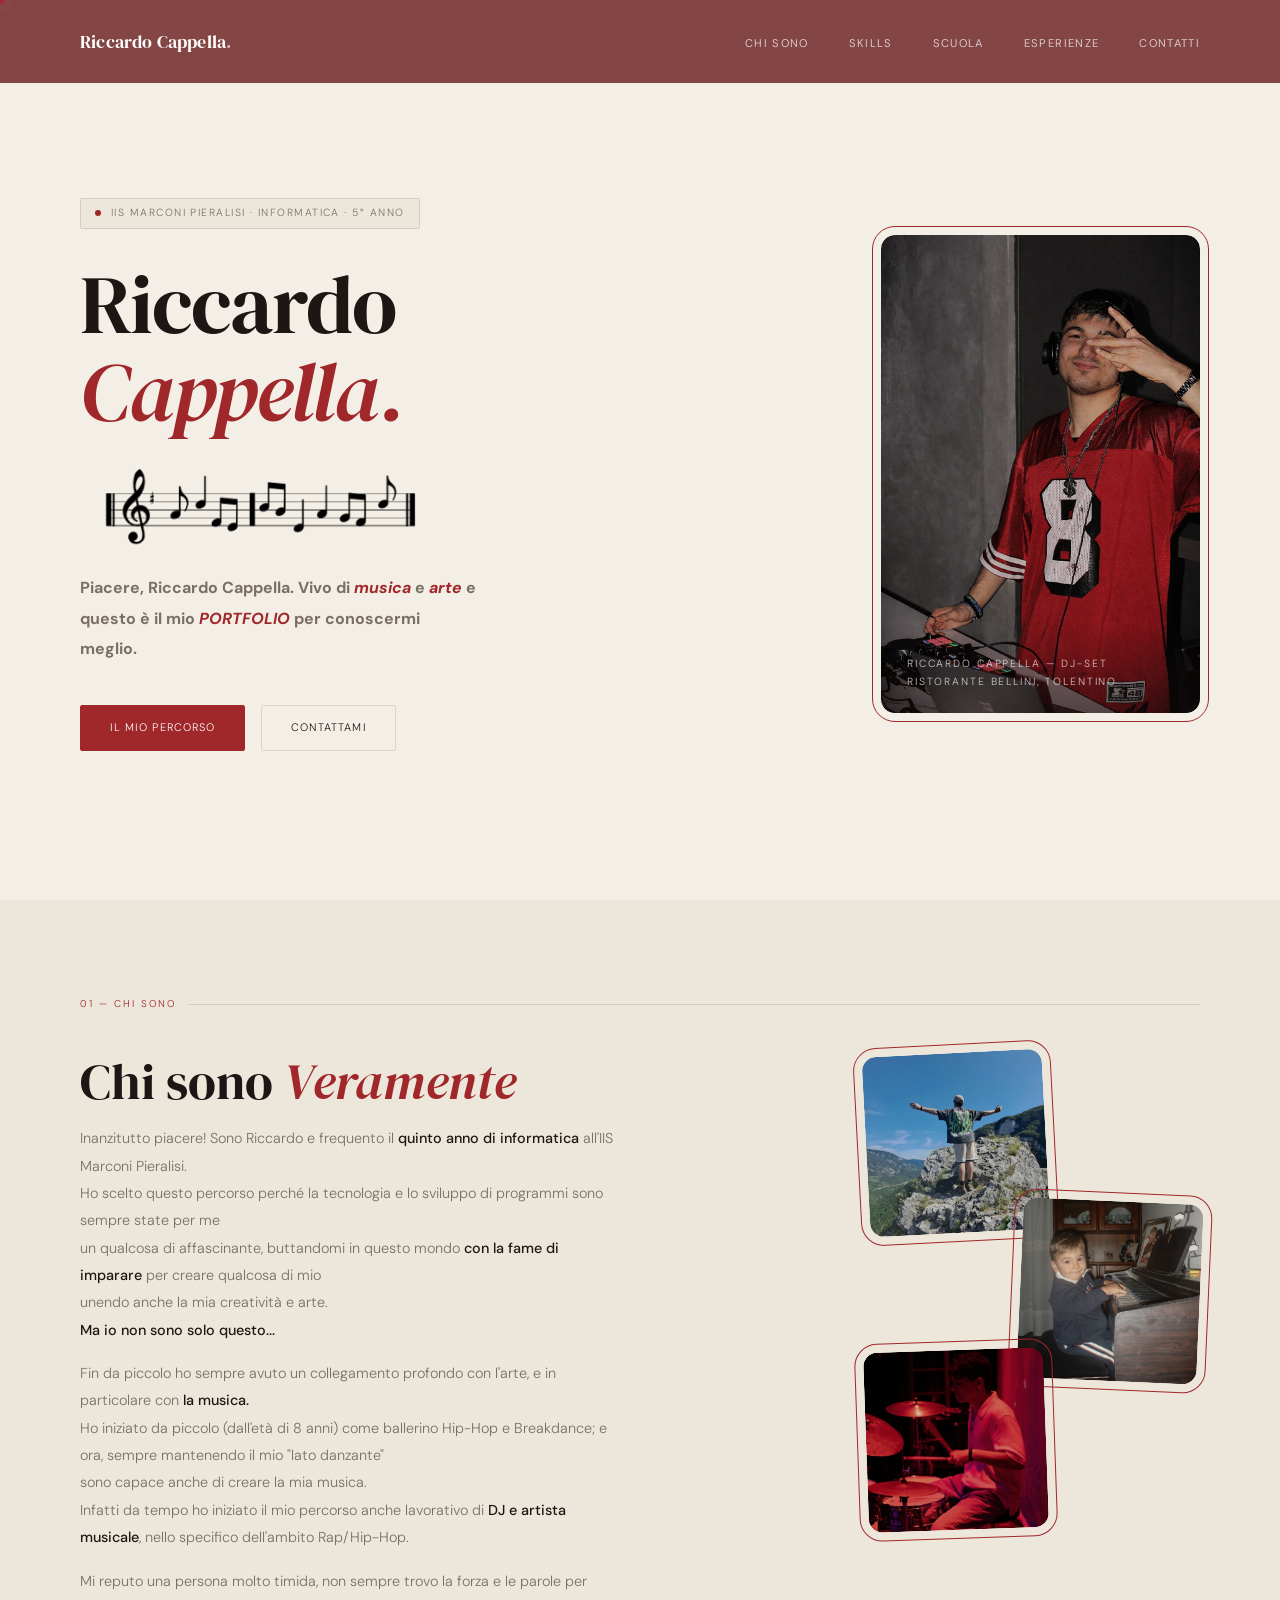
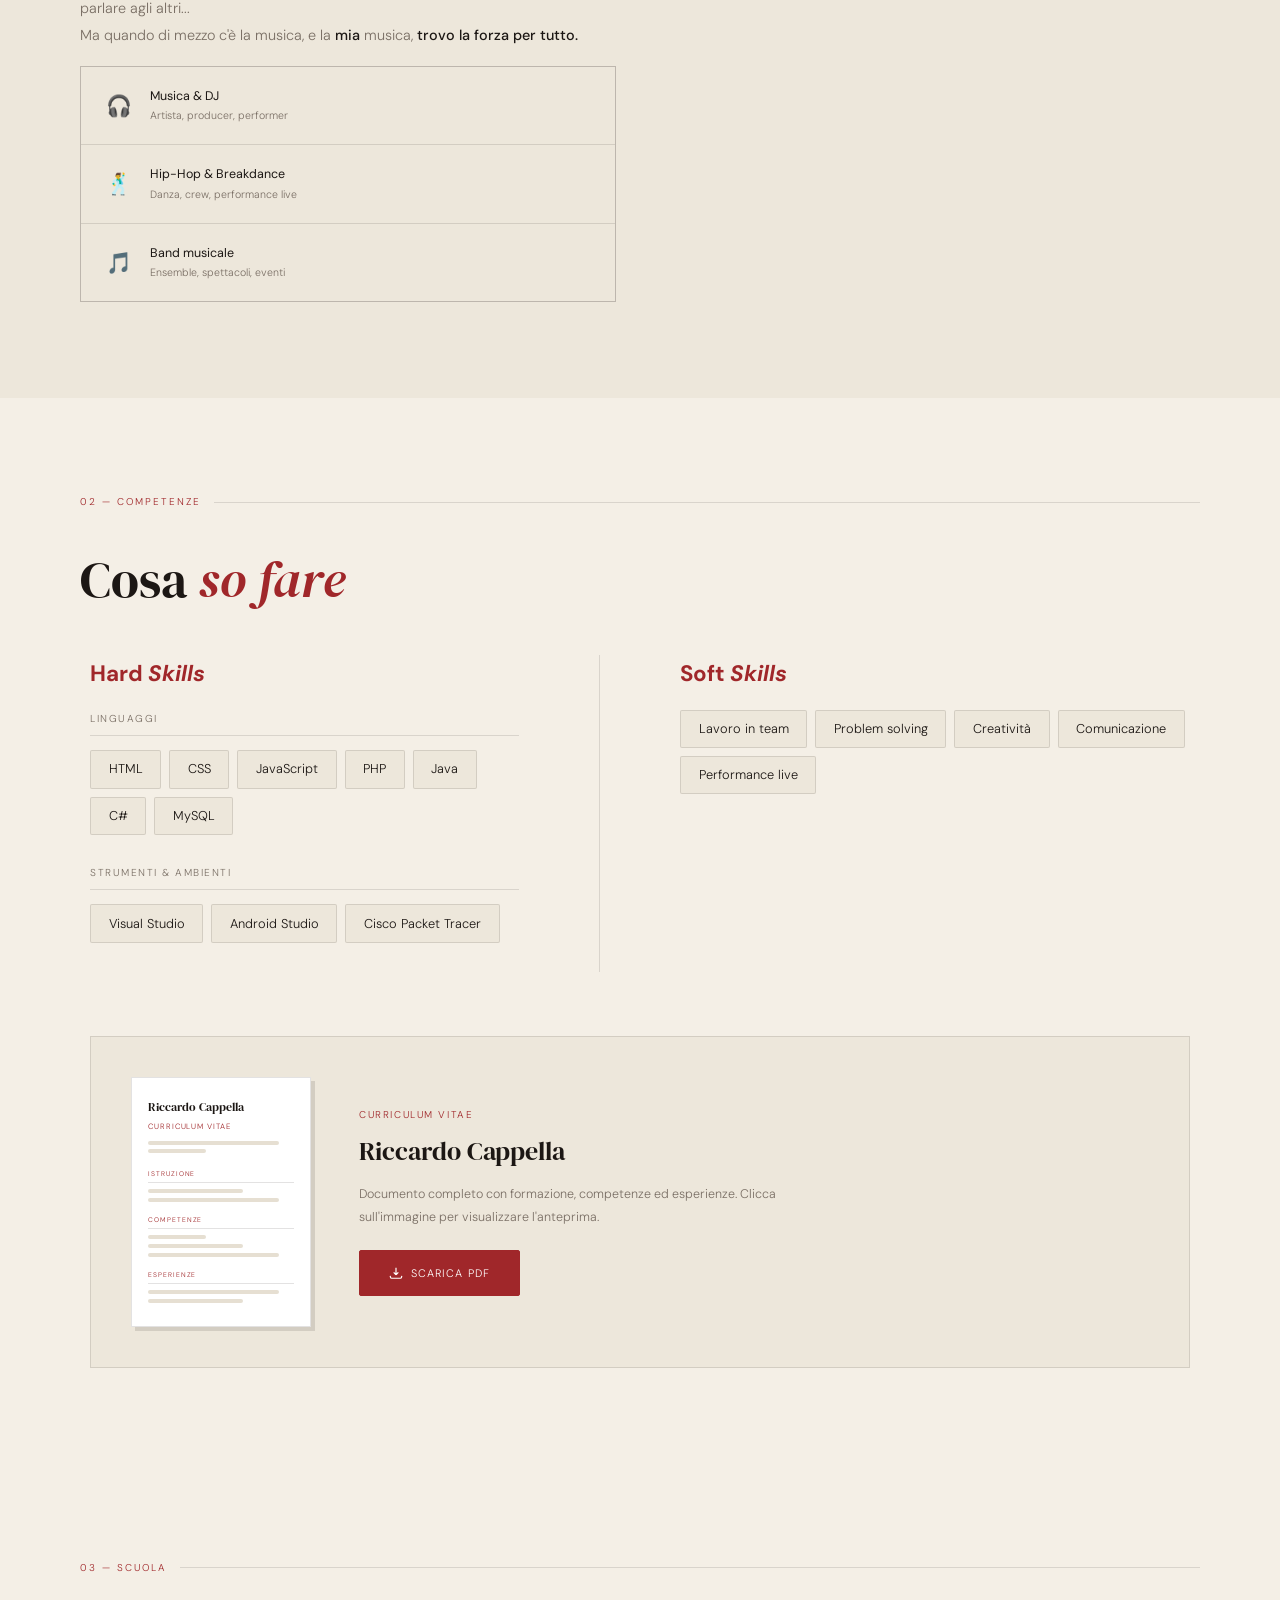
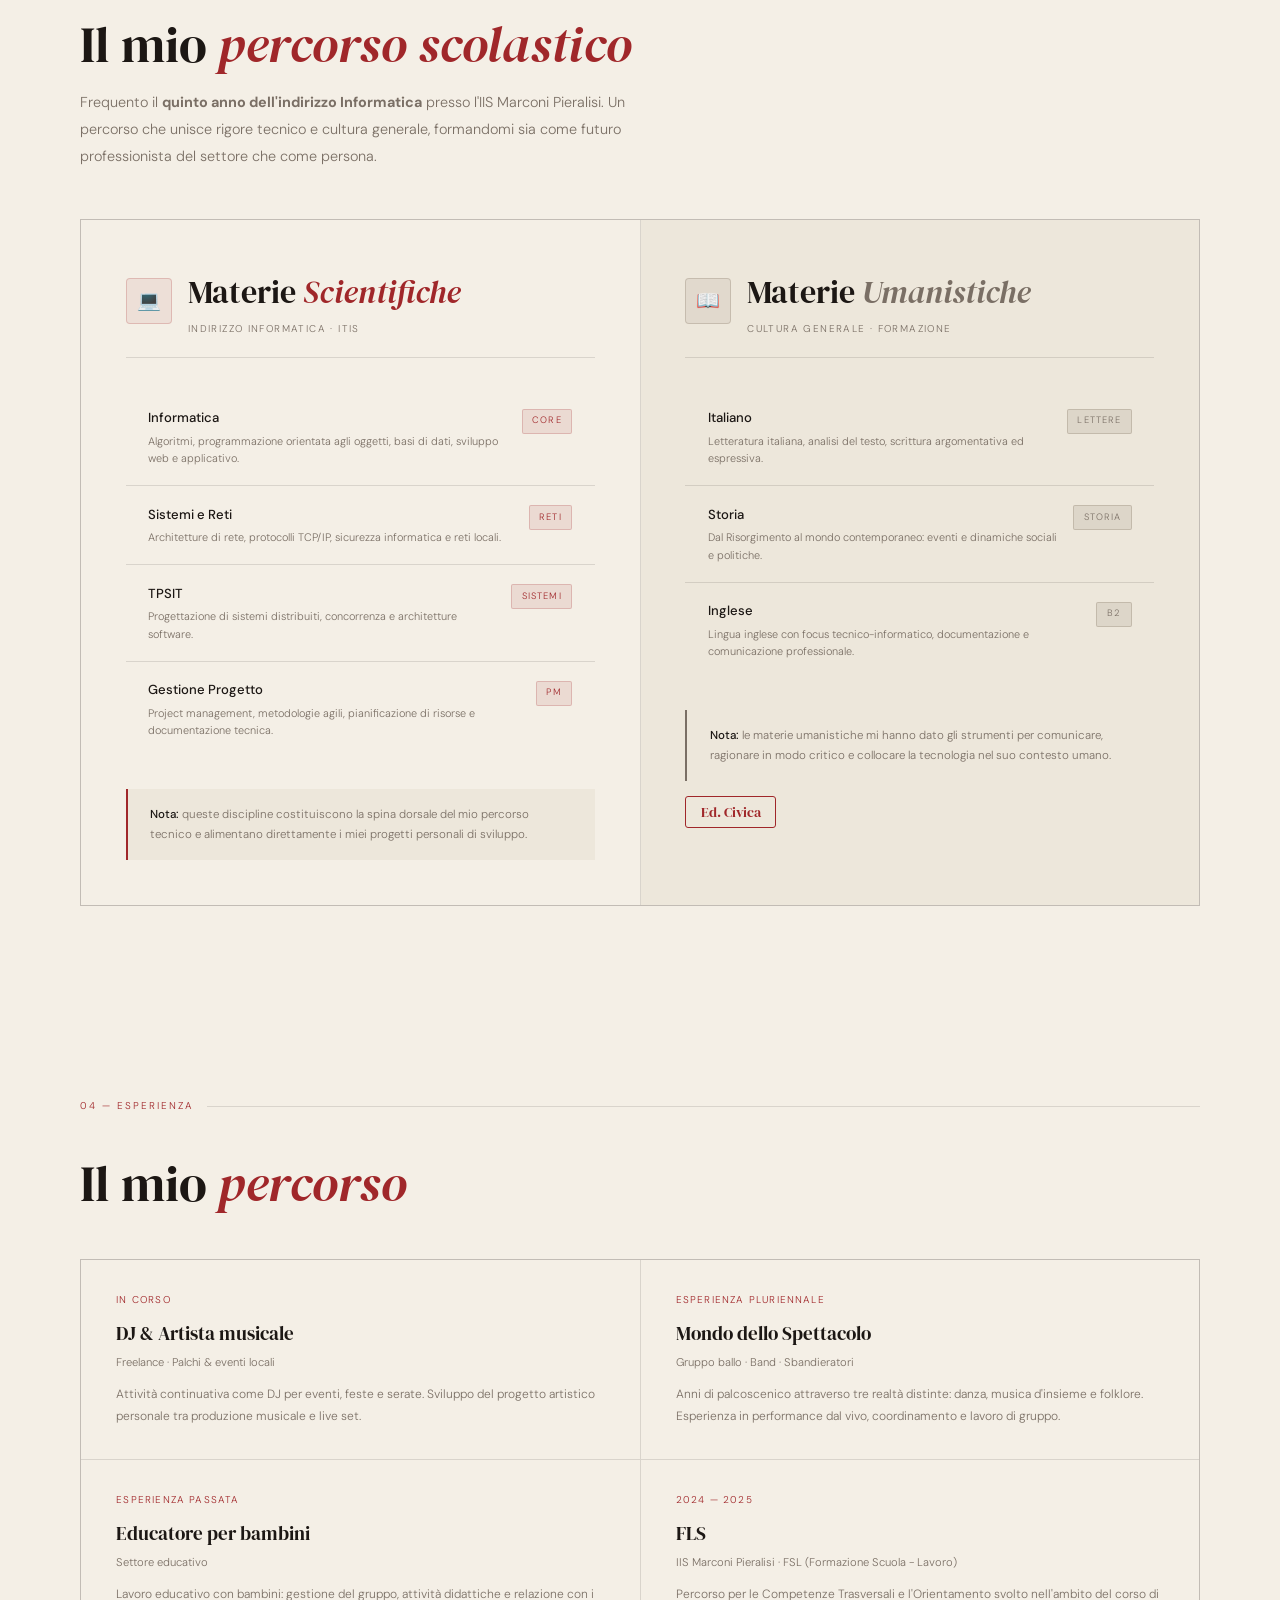
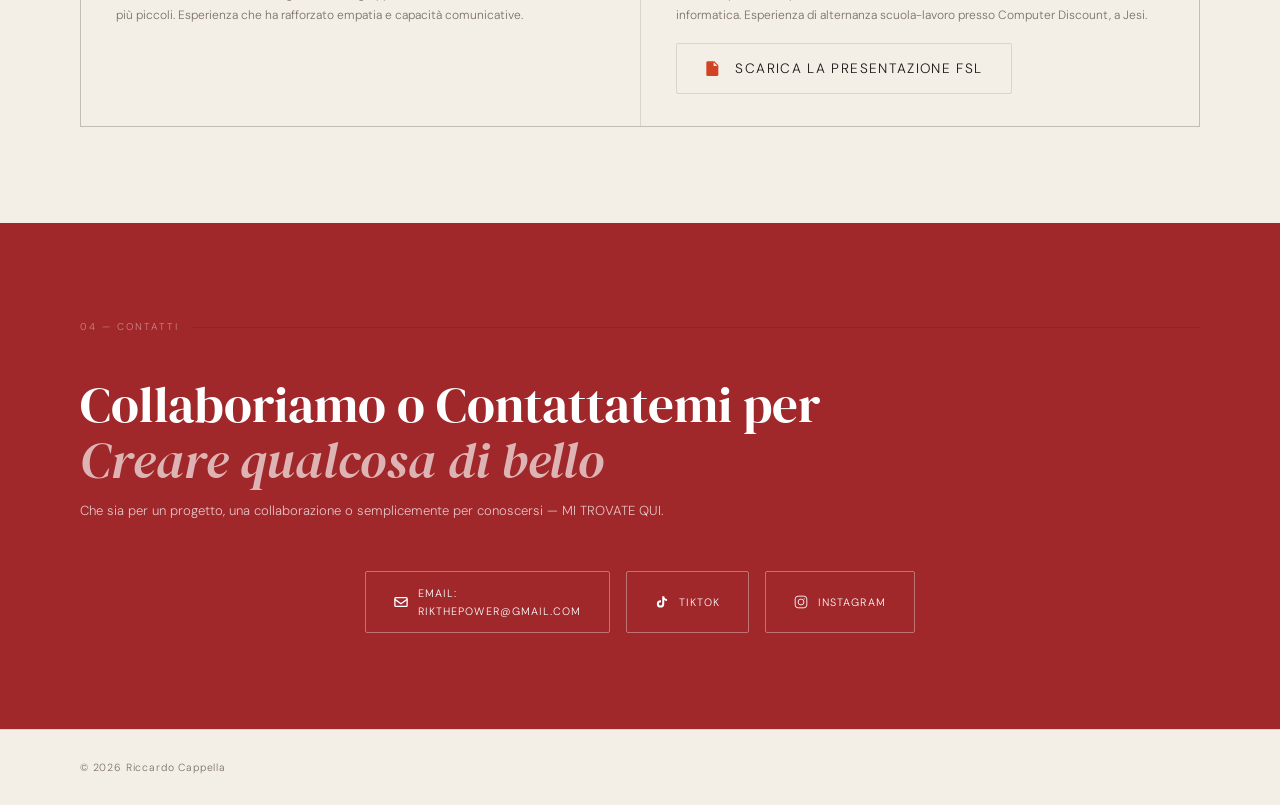
<file: index.html>
<!DOCTYPE html>
<html lang="it">
<head>
  <meta charset="UTF-8"/>
  <meta name="viewport" content="width=device-width, initial-scale=1.0"/>
  <title>Riccardo Cappella</title>
  <link rel="preconnect" href="https://fonts.googleapis.com">
  <link rel="preconnect" href="https://fonts.gstatic.com" crossorigin>
  <link href="https://fonts.googleapis.com/css2?family=DM+Serif+Display:ital@0;1&family=DM+Sans:wght@300;400;500&display=swap" rel="stylesheet">

  <link rel="stylesheet" href="style_portfolio.css">
</head>
<body>

<div id="cur"></div>
<div id="cur-ring"></div>

<!-- Nav -->
<nav id="nav">
  <div class="nav-logo">Riccardo Cappella<span>.</span></div>
  <ul class="nav-links">
    <li><a href="#about">Chi Sono</a></li>
    <li><a href="#skills">Skills</a></li>
    <li><a href="#school">Scuola</a></li>
    <li><a href="#experience">Esperienze</a></li>
    <li><a href="#contact">Contatti</a></li>
  </ul>
</nav>

<!-- Hero -->
<section id="hero">
  <div class="hero-left">
    <div class="hero-badge">IIS Marconi Pieralisi &middot; Informatica &middot; 5° anno</div>    
    <h1>Riccardo<br><em>Cappella.</em></h1>    
    <p class="hero-desc">
    <img class="hero-music" src="spartito-musicale.png" alt="note musicali">

      <strong>Piacere, Riccardo Cappella. Vivo di <em style="color:var(--red)">musica</em> e <em style="color:var(--red)">arte</em> e questo è il mio <em style="color:var(--red)">PORTFOLIO</em> per conoscermi meglio.</strong>
    </p>
    <div class="hero-ctas">
      <a href="#experience" class="btn btn-primary">Il mio percorso</a>
      <a href="#contact" class="btn btn-outline">Contattami</a>
    </div>
  </div>
  <div class="hero-right">
    <img class="hero-photo" src="FotoTitolo.jpeg">
    <div class="hero-photo-overlay">
      <div class="hero-photo-tag">Riccardo Cappella — DJ-Set Ristorante Bellini, Tolentino</div>
    </div>
  </div>
</section>

<!-- About -->
<section id="about">
  <div class="sec-label reveal">01 — Chi sono</div>
  <div class="about-inner">
    <div class="about-text reveal">
      <h2>Chi sono <em>Veramente</em></h2>
      <p>
        Inanzitutto piacere! 
        Sono Riccardo e frequento il <strong>quinto anno di informatica</strong> all'IIS Marconi Pieralisi.<br>
        Ho scelto questo percorso perché la tecnologia e lo sviluppo di programmi sono sempre state per me<br>
        un qualcosa di affascinante, buttandomi in questo mondo <strong>con la fame di imparare</strong> per creare qualcosa di mio<br>
        unendo anche la mia creatività e arte.<br>
        <strong>Ma io non sono solo questo...</strong>
      </p>
      <p>
        Fin da piccolo ho sempre avuto un collegamento profondo con l'arte, e in particolare con <strong>la musica.</strong><br>
        Ho iniziato da piccolo (dall'età di 8 anni) come ballerino Hip-Hop e Breakdance; e ora, sempre mantenendo il mio <italic>"lato danzante"</italic><br>
        sono capace anche di creare la mia musica.<br>
        Infatti da tempo ho iniziato il mio percorso anche lavorativo di <strong>DJ e artista musicale</strong>, nello specifico dell'ambito Rap/Hip-Hop.<br>
      </p>
      <p>
        Mi reputo una persona molto timida, non sempre trovo la forza e le parole per parlare agli altri...<br>
        Ma quando di mezzo c'è la musica, e la <strong>mia</strong> musica, <strong>trovo la forza per tutto.</strong>
      </p>
      <div class="passions reveal">
      <div class="passion-item">
        <div class="passion-icon">🎧</div>
        <div>
          <div class="passion-label">Musica &amp; DJ</div>
          <div class="passion-sub">Artista, producer, performer</div>
        </div>
      </div>
      <div class="passion-item">
        <div class="passion-icon">🕺</div>
        <div>
          <div class="passion-label">Hip-Hop &amp; Breakdance</div>
          <div class="passion-sub">Danza, crew, performance live</div>
        </div>
      </div>
      <div class="passion-item">
        <div class="passion-icon">🎵</div>
        <div>
          <div class="passion-label">Band musicale</div>
          <div class="passion-sub">Ensemble, spettacoli, eventi</div>
        </div>
      </div>
    </div>
  </div>
          
    <div class="about-photos reveal"style="align-self: start;">
      <div class="about-photo-wrap" style="transform: rotate(-3deg);">
        <img src="Foto1.webp" alt="Foto 1" class="about-photo">
      </div>
      <div class="about-photo-wrap" style="transform: rotate(2.5deg);">
        <img src="Foto2.webp" alt="Foto 2" class="about-photo">
      </div>
      <div class="about-photo-wrap" style="transform: rotate(-2deg);">
        <img src="Foto3.webp" alt="Foto 3" class="about-photo">
      </div>
    </div>
  </div> 
  </div>
    
</section>

<!-- Skills -->
<section id="skills">
  <div class="sec-label reveal">02 — Competenze</div>
  <div class="skills-layout">
  <div class="reveal">
    <h2 class="reveal">Cosa <em>so fare</em></h2>
  </div>
  <div class="skills-grid reveal">

  <!-- HARD SKILLS -->
  <div>
    <h3 style="font-size:1.4rem; margin-bottom:1rem; color:var(--red);">Hard <em>Skills</em></h3>
    <div class="skill-group">
      <div class="skill-group-title">Linguaggi</div>
      <div class="skill-tags">
        <span class="stag">HTML</span>
        <span class="stag">CSS</span>
        <span class="stag">JavaScript</span>
        <span class="stag">PHP</span>
        <span class="stag">Java</span>
        <span class="stag">C#</span>
        <span class="stag">MySQL</span>
      </div>
    </div>
    <div class="skill-group">
      <div class="skill-group-title">Strumenti &amp; Ambienti</div>
      <div class="skill-tags">
        <span class="stag">Visual Studio</span>
        <span class="stag">Android Studio</span>
        <span class="stag">Cisco Packet Tracer</span>
      </div>
    </div>
  </div>

  <!-- SOFT SKILLS -->
  <div>
    <h3 style="font-size:1.4rem; margin-bottom:1rem; color:var(--red);">Soft <em>Skills</em></h3>
    <div class="skill-group">
      <div class="skill-tags">
        <span class="stag">Lavoro in team</span>
        <span class="stag">Problem solving</span>
        <span class="stag">Creatività</span>
        <span class="stag">Comunicazione</span>
        <span class="stag">Performance live</span>
      </div>
    </div>
  </div>

</div>

<!-- CV Download -->
<div class="cv-block reveal">
  <div class="cv-preview-wrap" onclick="window.location.href='CV - Riccardo Cappella.pdf'" title="Scarica il CV">
    <div class="cv-preview-inner">
      <div class="cv-mock-header">
        <div class="cv-mock-name">Riccardo Cappella</div>
        <div class="cv-mock-sub">Curriculum Vitae</div>
        <div class="cv-mock-line long"></div>
        <div class="cv-mock-line short"></div>
      </div>
      <div class="cv-mock-section">
        <div class="cv-mock-label">Istruzione</div>
        <div class="cv-mock-line med"></div>
        <div class="cv-mock-line long"></div>
      </div>
      <div class="cv-mock-section">
        <div class="cv-mock-label">Competenze</div>
        <div class="cv-mock-line short"></div>
        <div class="cv-mock-line med"></div>
        <div class="cv-mock-line long"></div>
      </div>
      <div class="cv-mock-section">
        <div class="cv-mock-label">Esperienze</div>
        <div class="cv-mock-line long"></div>
        <div class="cv-mock-line med"></div>
      </div>
    </div>
    <div class="cv-hover-overlay">
      <svg width="28" height="28" viewBox="0 0 24 24" fill="none" stroke="currentColor" stroke-width="1.5">
        <path d="M12 15V3m0 12l-4-4m4 4l4-4"/>
        <path d="M2 17l.621 2.485A2 2 0 0 0 4.561 21h14.878a2 2 0 0 0 1.94-1.515L22 17"/>
      </svg>
      <span>Apri CV</span>
    </div>
  </div>
  <div class="cv-info">
    <div class="cv-info-label">Curriculum Vitae</div>
    <div class="cv-info-name">Riccardo Cappella</div>
    <div class="cv-info-desc">Documento completo con formazione, competenze ed esperienze. Clicca sull'immagine per visualizzare l'anteprima.</div>
    <a href="CV - Riccardo Cappella.pdf" download class="btn btn-primary" style="margin-top:1.4rem; width:fit-content;">
      <svg width="14" height="14" viewBox="0 0 24 24" fill="none" stroke="currentColor" stroke-width="2">
        <path d="M12 15V3m0 12l-4-4m4 4l4-4"/>
        <path d="M2 17l.621 2.485A2 2 0 0 0 4.561 21h14.878a2 2 0 0 0 1.94-1.515L22 17"/>
      </svg>
      Scarica PDF
    </a>
  </div>
</div>
</section>

<!-- School -->
<section id="school">
  <div class="sec-label reveal">03 — Scuola</div>
  <h2 class="reveal">Il mio <em>percorso scolastico</em></h2>
  <p class="school-intro reveal">
    Frequento il <strong>quinto anno dell'indirizzo Informatica</strong> presso l'IIS Marconi Pieralisi.
    Un percorso che unisce rigore tecnico e cultura generale, formandomi sia come futuro professionista del settore che come persona.
  </p>
  <div class="school-columns reveal">

    <!-- MATERIE SCIENTIFICHE -->
    <div class="school-col">
      <div class="school-col-header">
        <div class="school-col-icon">💻</div>
        <div>
          <div class="school-col-title">Materie <em>Scientifiche</em></div>
          <div class="school-col-subtitle">Indirizzo Informatica · ITIS</div>
        </div>
      </div>
      <div class="school-subject-list">

  <div class="school-subject">
    <div class="subject-info">
      <div class="subject-name">Informatica</div>
      <div class="subject-desc">Algoritmi, programmazione orientata agli oggetti, basi di dati, sviluppo web e applicativo.</div>
      <div class="subject-details">
        <ul>
          <li>Java &amp; OOP</li><li>PHP &amp; MySQL</li><li>HTML/CSS/JS</li>
          <li>Basi di dati relazionali</li><li>Algoritmi e strutture dati</li><li>Android Studio</li>
        </ul>
      </div>
    </div>
    <span class="subject-badge badge-tech">Core</span>
  </div>

  <div class="school-subject">
    <div class="subject-info">
      <div class="subject-name">Sistemi e Reti</div>
      <div class="subject-desc">Architetture di rete, protocolli TCP/IP, sicurezza informatica e reti locali.</div>
      <div class="subject-details">
        <ul>
          <li>Modello OSI &amp; TCP/IP</li><li>Routing &amp; Switching</li><li>Cisco Packet Tracer</li>
          <li>Firewall &amp; VPN</li><li>Sicurezza informatica</li><li>Reti LAN/WAN</li>
        </ul>
      </div>
    </div>
    <span class="subject-badge badge-tech">Reti</span>
  </div>

  <div class="school-subject">
    <div class="subject-info">
      <div class="subject-name">TPSIT</div>
      <div class="subject-desc">Progettazione di sistemi distribuiti, concorrenza e architetture software.</div>
      <div class="subject-details">
        <ul>
          <li>Sistemi distribuiti</li><li>Programmazione concorrente</li><li>Socket &amp; Thread</li>
          <li>Architetture client-server</li><li>Web Services</li><li>XML &amp; JSON</li>
        </ul>
      </div>
    </div>
    <span class="subject-badge badge-tech">Sistemi</span>
  </div>

  <div class="school-subject">
    <div class="subject-info">
      <div class="subject-name">Gestione Progetto</div>
      <div class="subject-desc">Project management, metodologie agili, pianificazione di risorse e documentazione tecnica.</div>
      <div class="subject-details">
        <ul>
          <li>Metodologia Agile</li><li>Diagrammi di Gantt</li><li>UML</li>
          <li>Analisi dei rischi</li><li>Documentazione tecnica</li><li>Team working</li>
        </ul>
      </div>
    </div>
    <span class="subject-badge badge-tech">PM</span>
  </div>

      </div>
      <div class="school-note">
        <strong>Nota:</strong> queste discipline costituiscono la spina dorsale del mio percorso tecnico e alimentano direttamente i miei progetti personali di sviluppo.
      </div>
    </div>

    <!-- MATERIE UMANISTICHE -->
    <div class="school-col" style="background: var(--bg2);">
      <div class="school-col-header">
        <div class="school-col-icon" style="background: rgba(90,70,50,0.08); border-color: rgba(90,70,50,0.2);">📖</div>
        <div>
          <div class="school-col-title">Materie <em style="color: var(--muted);">Umanistiche</em></div>
          <div class="school-col-subtitle">Cultura generale · Formazione</div>
        </div>
      </div>
<div class="school-subject-list">

  <div class="school-subject" style="background: var(--bg2);">
    <div class="subject-info">
      <div class="subject-name">Italiano</div>
      <div class="subject-desc">Letteratura italiana, analisi del testo, scrittura argomentativa ed espressiva.</div>
      <div class="subject-details">
        <ul>
          <li>Leopardi</li><li>Verga &amp; Verismo</li>
          <li>D'Annunzio</li><li>Pirandello</li><li>Svevo</li><li>Ungaretti</li><li>Montale</li>
        </ul>
      </div>
    </div>
    <span class="subject-badge badge-hum">Lettere</span>
  </div>

  <div class="school-subject" style="background: var(--bg2);">
    <div class="subject-info">
      <div class="subject-name">Storia</div>
      <div class="subject-desc">Dal Risorgimento al mondo contemporaneo: eventi e dinamiche sociali e politiche.</div>
      <div class="subject-details">
        <ul>
          <li>Belle Époque</li><li>Prima Guerra Mondiale</li><li>Fascismo &amp; Nazismo</li>
          <li>Seconda Guerra Mondiale</li><li>Guerra Fredda</li>
        </ul>
      </div>
    </div>
    <span class="subject-badge badge-hum">Storia</span>
  </div>

  <div class="school-subject" style="background: var(--bg2);">
    <div class="subject-info">
      <div class="subject-name">Inglese</div>
      <div class="subject-desc">Lingua inglese con focus tecnico-informatico, documentazione e comunicazione professionale.</div>
      <div class="subject-details">
        <ul>
          <li>Computer Science</li><li>Aestheticism</li><li>Modernism</li><li>Victorian Age</li>
          <li>First World War</li>
        </ul>
      </div>
    </div>
    <span class="subject-badge badge-hum">B2</span>
  </div>
  
</div>

      <div class="school-note" style="border-left-color: var(--muted);">
        <strong>Nota:</strong> le materie umanistiche mi hanno dato gli strumenti per comunicare, ragionare in modo critico e collocare la tecnologia nel suo contesto umano.
      </div>

      <div style="text-align:left; margin: 1rem 0;">
        <a href="ed_civica.html" target="_blank" style="
          font-family: 'DM Serif Display', serif;
          font-size: .85rem;
          color: var(--red);
          border: 1.5px solid var(--red);
          padding: .35rem .9rem;
          border-radius: 3px;
          text-decoration: none;
          transition: background .2s, color .2s;
        "
        onmouseover="this.style.background='var(--red)';this.style.color='#fff'"
        onmouseout="this.style.background='transparent';this.style.color='var(--red)'">
          Ed. Civica
        </a>
      </div>
  </div>
</section>

<!-- Experience -->
<section id="experience">
  <div class="sec-label reveal">04 — Esperienza</div>
  <h2 class="reveal">Il mio <em>percorso</em></h2>
  <div class="exp-grid">

    <div class="exp-card reveal">
      <div class="exp-date">In corso</div>
      <h3>DJ &amp; Artista musicale</h3>
      <div class="exp-where">Freelance · Palchi &amp; eventi locali</div>
      <p class="exp-desc">
        Attività continuativa come DJ per eventi, feste e serate.
        Sviluppo del progetto artistico personale tra produzione musicale e live set.
      </p>
    </div>

    <div class="exp-card reveal">
      <div class="exp-date">Esperienza pluriennale</div>
      <h3>Mondo dello Spettacolo</h3>
      <div class="exp-where">Gruppo ballo · Band · Sbandieratori</div>
      <p class="exp-desc">
        Anni di palcoscenico attraverso tre realtà distinte:
        danza, musica d'insieme e folklore. Esperienza in performance dal vivo,
        coordinamento e lavoro di gruppo.
      </p>
    </div>

    <div class="exp-card reveal">
      <div class="exp-date">Esperienza passata</div>
      <h3>Educatore per bambini</h3>
      <div class="exp-where">Settore educativo</div>
      <p class="exp-desc">
        Lavoro educativo con bambini: gestione del gruppo, attività didattiche
        e relazione con i più piccoli. Esperienza che ha rafforzato empatia
        e capacità comunicative.
      </p>
    </div>

    <div class="exp-card reveal">
      <div class="exp-date">2024 — 2025</div>
      <h3>FLS</h3>
      <div class="exp-where">IIS Marconi Pieralisi · FSL (Formazione Scuola - Lavoro)</div>
      <p class="exp-desc">
        Percorso per le Competenze Trasversali e l'Orientamento svolto
        nell'ambito del corso di informatica. 
        Esperienza di alternanza scuola-lavoro presso Computer Discount, a Jesi.
      </p>
      <a href="CR_Power Point PCTO.pptx" download class="btn btn-outline" style="margin-top:1rem; font-size:.85rem;">
        <svg width="16" height="16" viewBox="0 0 24 24" fill="#D04423" style="vertical-align:middle; margin-right:6px;">
        <path d="M4 2h10l6 6v14a2 2 0 0 1-2 2H4a2 2 0 0 1-2-2V4a2 2 0 0 1 2-2zm9 1.5V9h5.5L13 3.5zM8 12h4c1.66 0 3 1.34 3 3s-1.34 3-3 3h-2v2H8v-8zm2 4h2c.55 0 1-.45 1-1s-.45-1-1-1h-2v2z"/>
        </svg>
        Scarica la presentazione FSL
      </a>
    </div>

  </div>
</section>

<!-- Contact -->
<section id="contact">
  <div class="sec-label reveal" style="color:rgba(255,255,255,.45)">04 — Contatti</div>
  <h2 class="reveal">Collaboriamo o Contattatemi per <br><em>Creare qualcosa di bello</em></h2>
  <p class="lead reveal">
    Che sia per un progetto, una collaborazione o semplicemente per conoscersi — MI TROVATE QUI.
  </p>
  <div class="contact-links reveal">
    <a class="clink">
      <svg width="14" height="14" viewBox="0 0 16 16" fill="none" stroke="currentColor" stroke-width="1.5">
        <rect x="1" y="3" width="14" height="10" rx="1"/>
        <path d="M1 5l7 5 7-5"/>
      </svg>
      Email:<br>
      rikthepower@gmail.com
      </a>
      <a href="https://tiktok.com/@tuousername" target="_blank" class="clink">
      <svg width="14" height="14" viewBox="0 0 24 24" fill="currentColor">
        <path d="M19.59 6.69a4.83 4.83 0 0 1-3.77-4.25V2h-3.45v13.67a2.89 2.89 0 0 1-2.88 2.5 2.89 2.89 0 0 1-2.89-2.89 2.89 2.89 0 0 1 2.89-2.89c.28 0 .54.04.79.1V9.01a6.33 6.33 0 0 0-.79-.05 6.34 6.34 0 0 0-6.34 6.34 6.34 6.34 0 0 0 6.34 6.34 6.34 6.34 0 0 0 6.33-6.34V8.69a8.18 8.18 0 0 0 4.78 1.52V6.76a4.85 4.85 0 0 1-1.01-.07z"/>
        </svg>
          TikTok
        </a>
    <a href="https://www.instagram.com/fulmine.mp3?utm_source=ig_web_button_share_sheet&igsh=ZDNlZDc0MzIxNw==" target="_blank" class="clink">
      <svg width="14" height="14" viewBox="0 0 24 24" fill="none" stroke="currentColor" stroke-width="1.5">
        <rect x="2" y="2" width="20" height="20" rx="5"/>
        <circle cx="12" cy="12" r="5"/>
        <circle cx="17.5" cy="6.5" r="1" fill="currentColor" stroke="none"/>
      </svg>
      Instagram
    </a>
  </div>
</section>

<footer>
  <span>© 2026 Riccardo Cappella</span>
</footer>
  
<script src="script.js"></script>
</body>
</html>
</file>
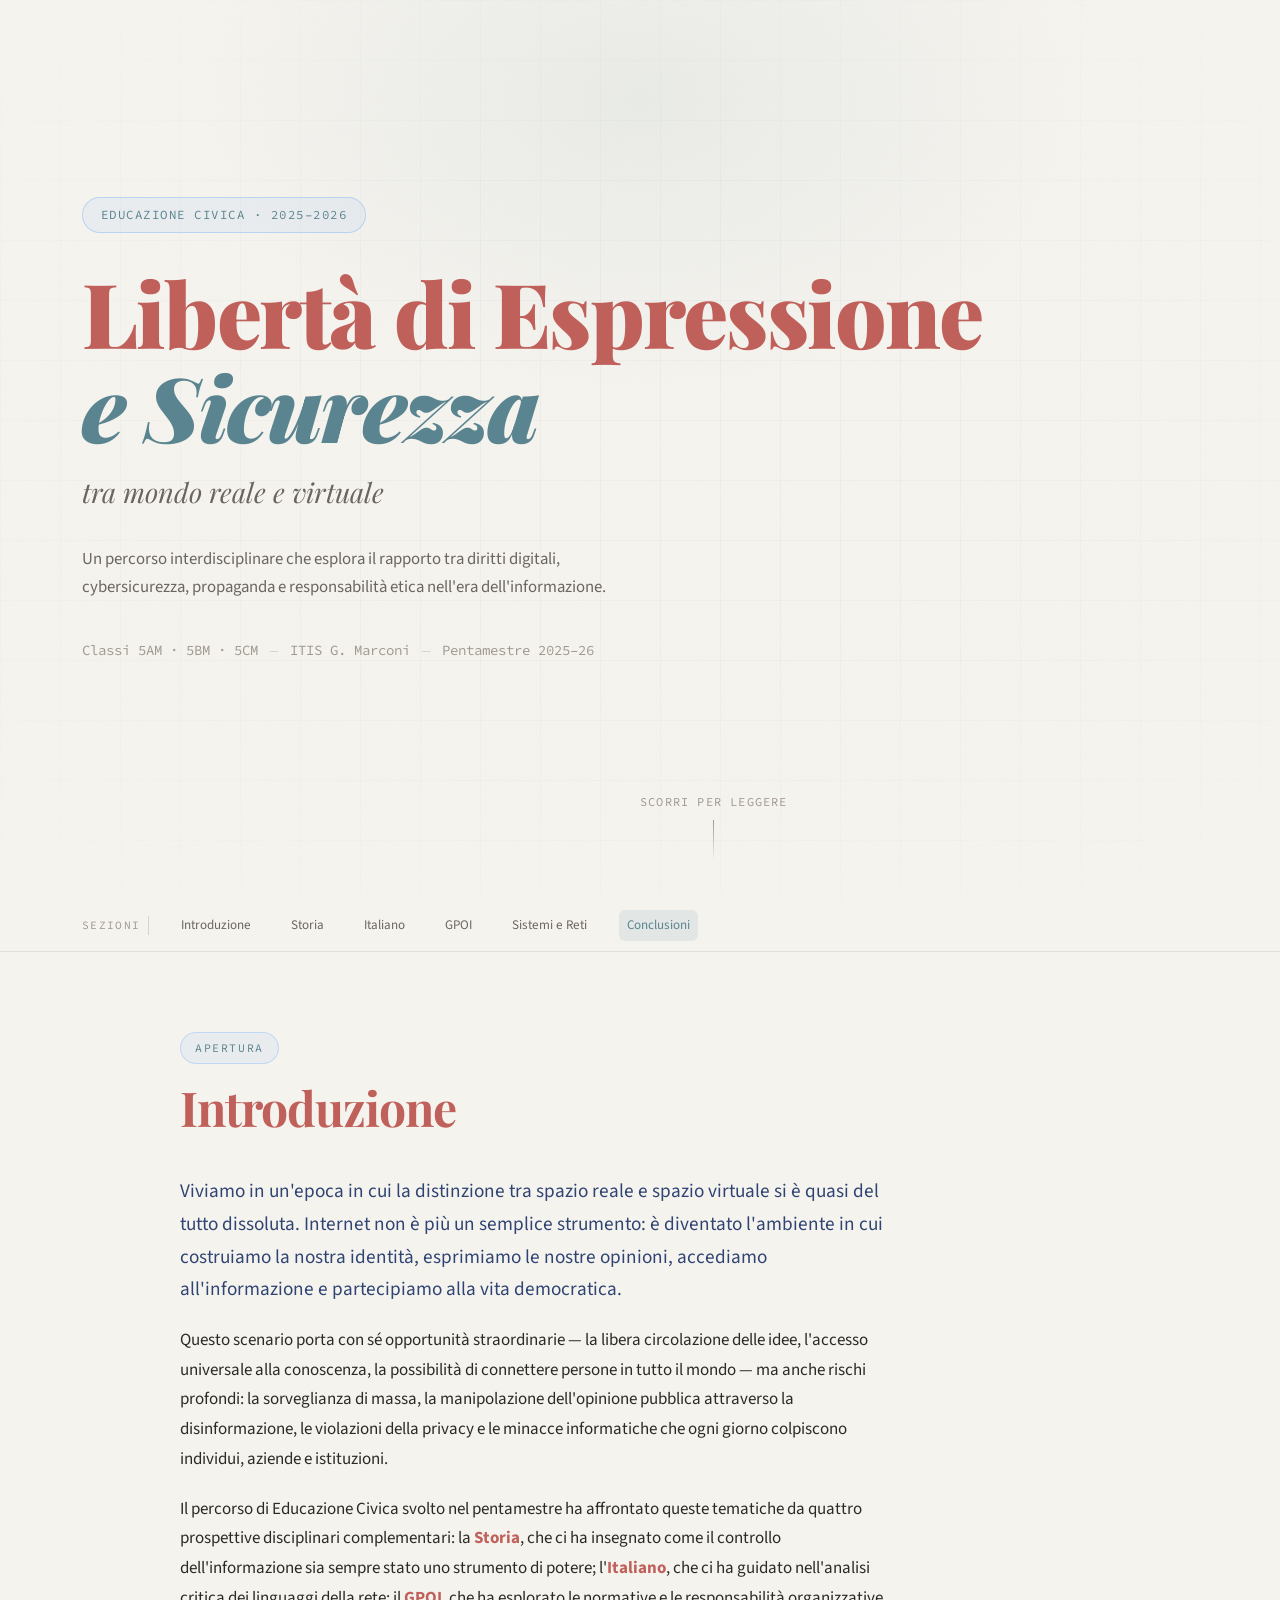
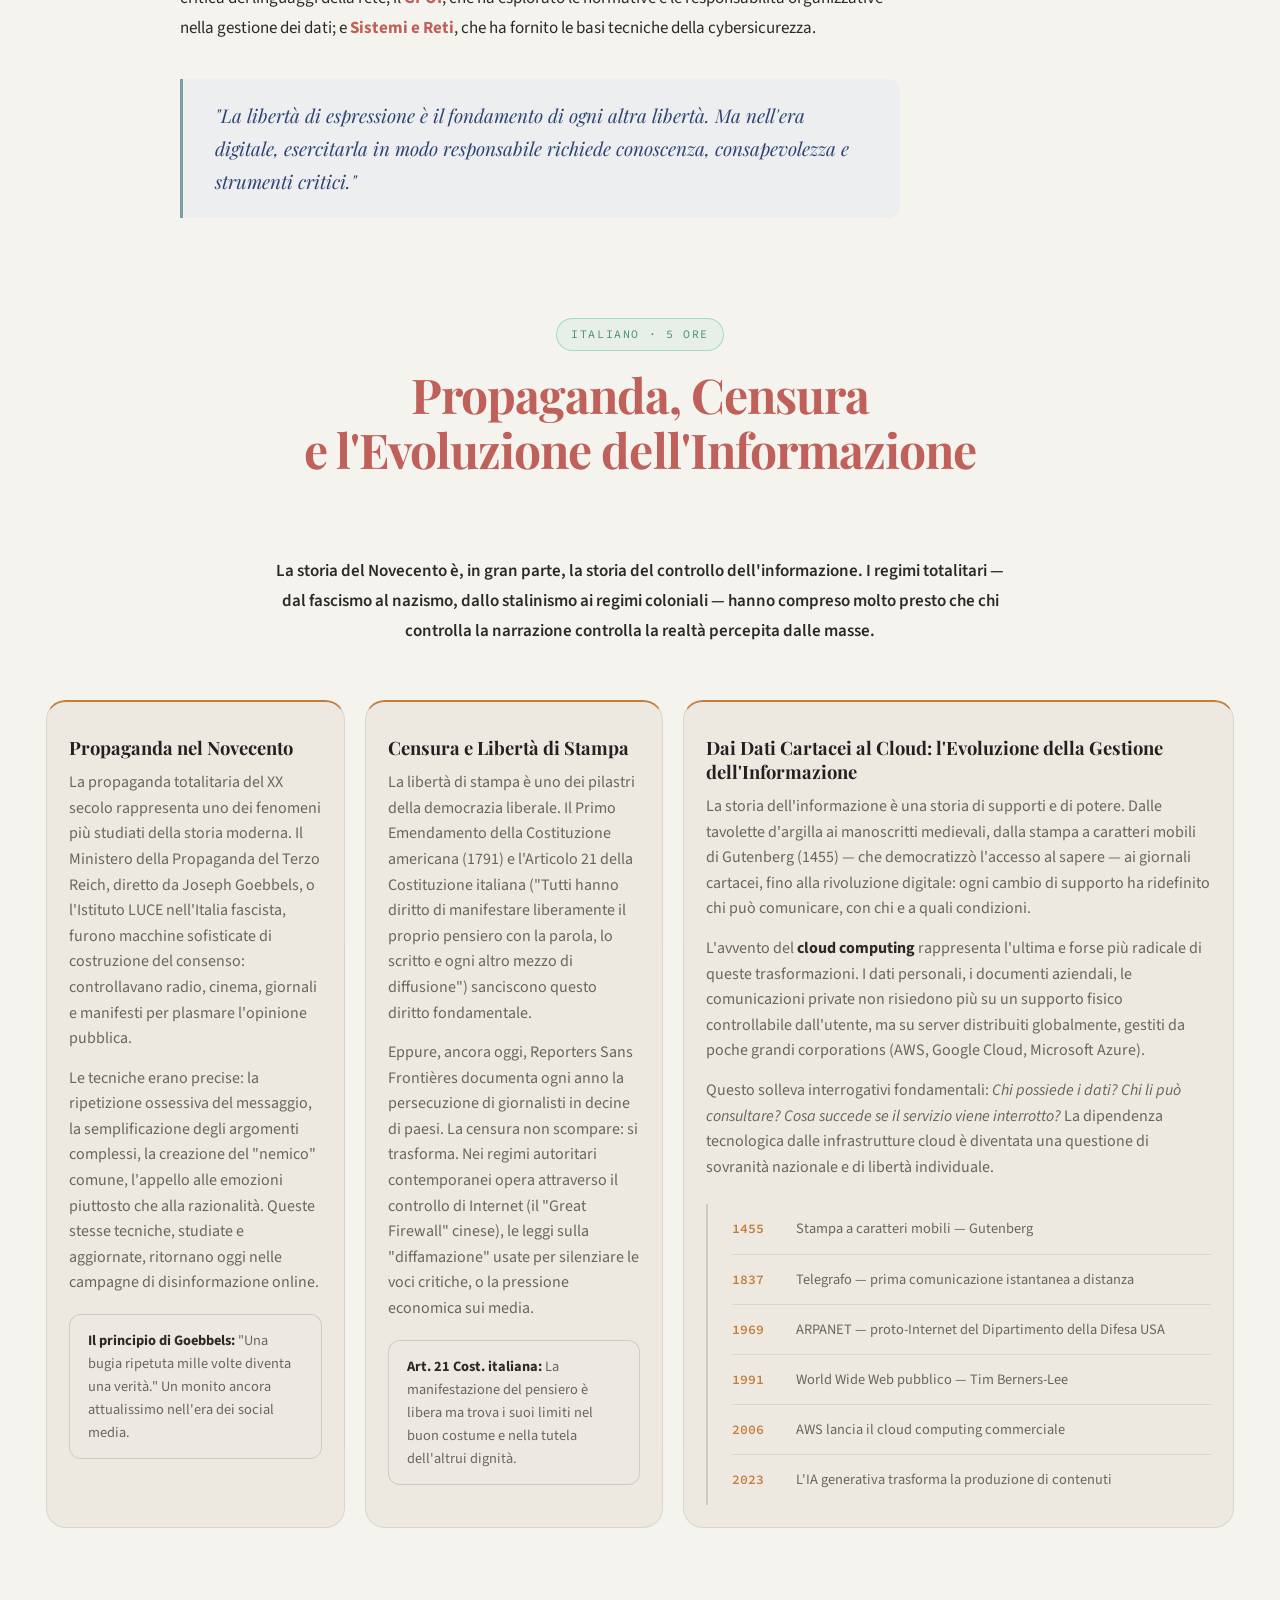
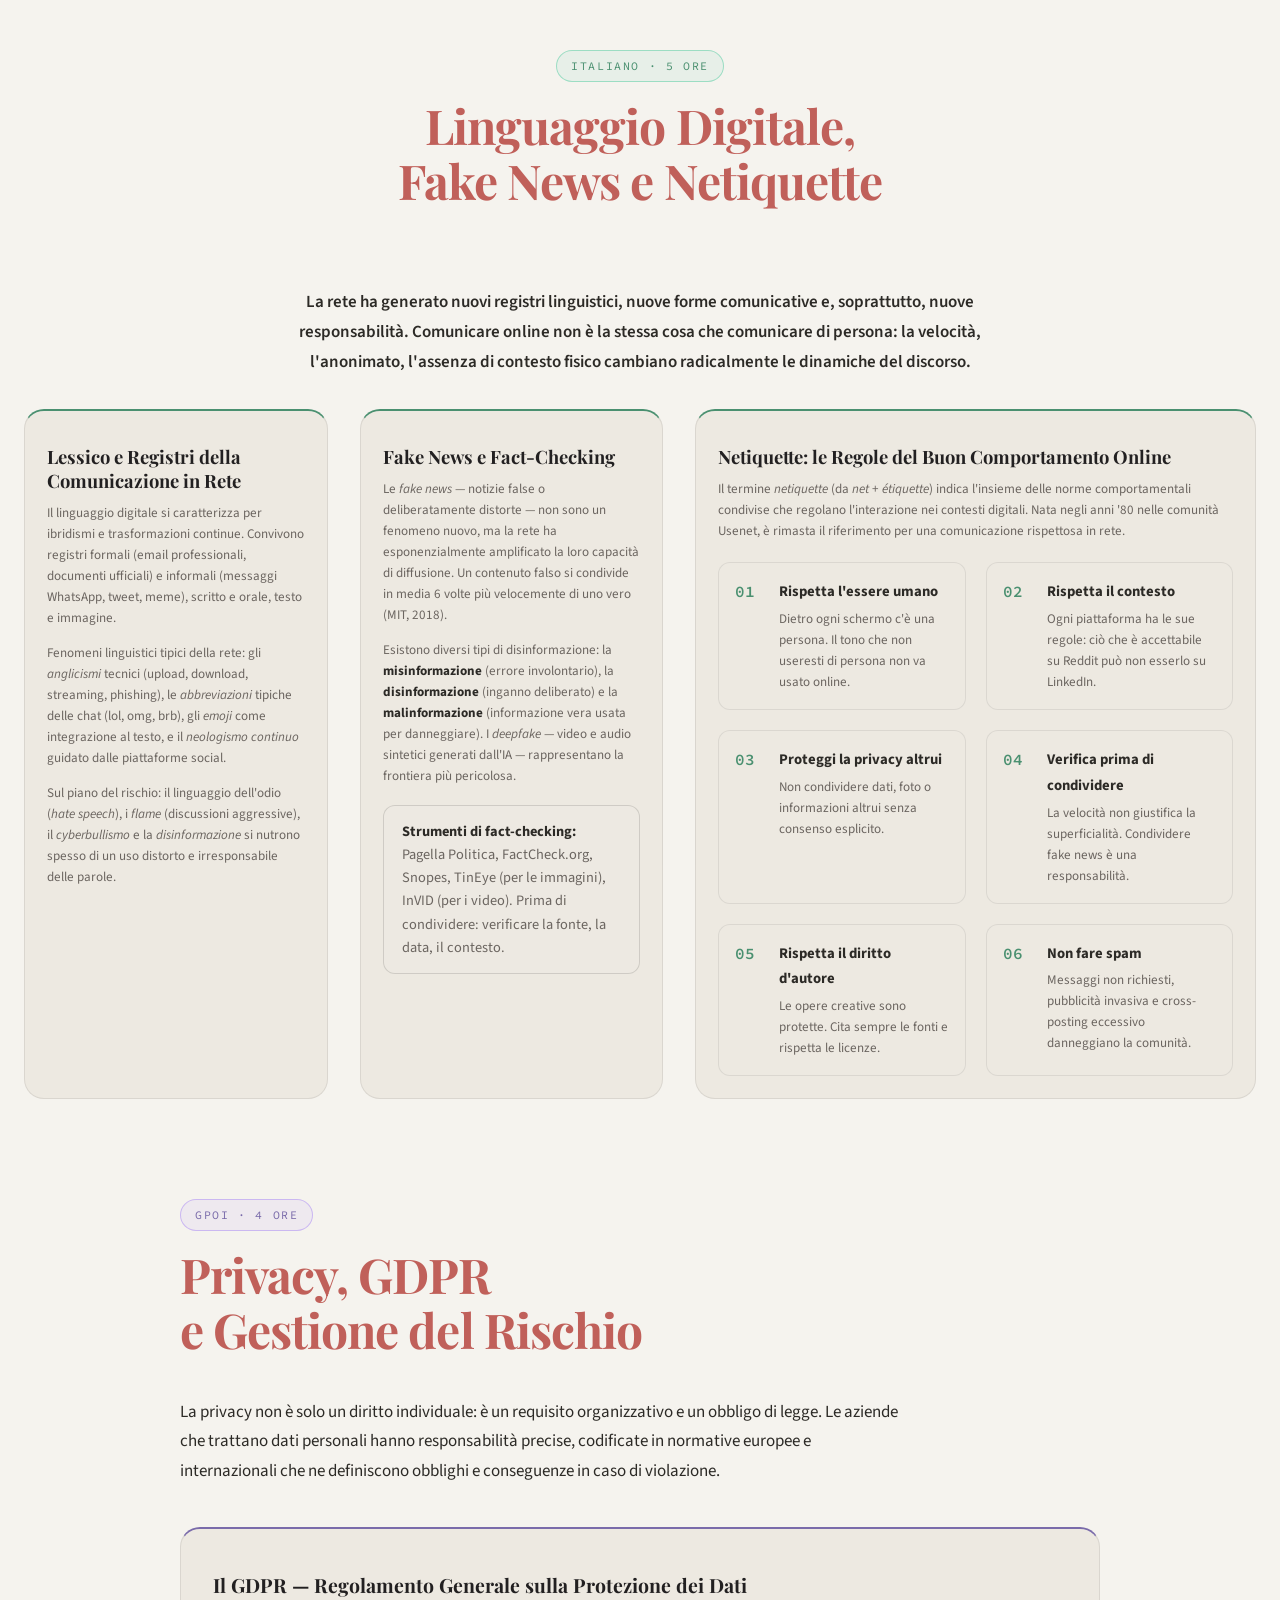
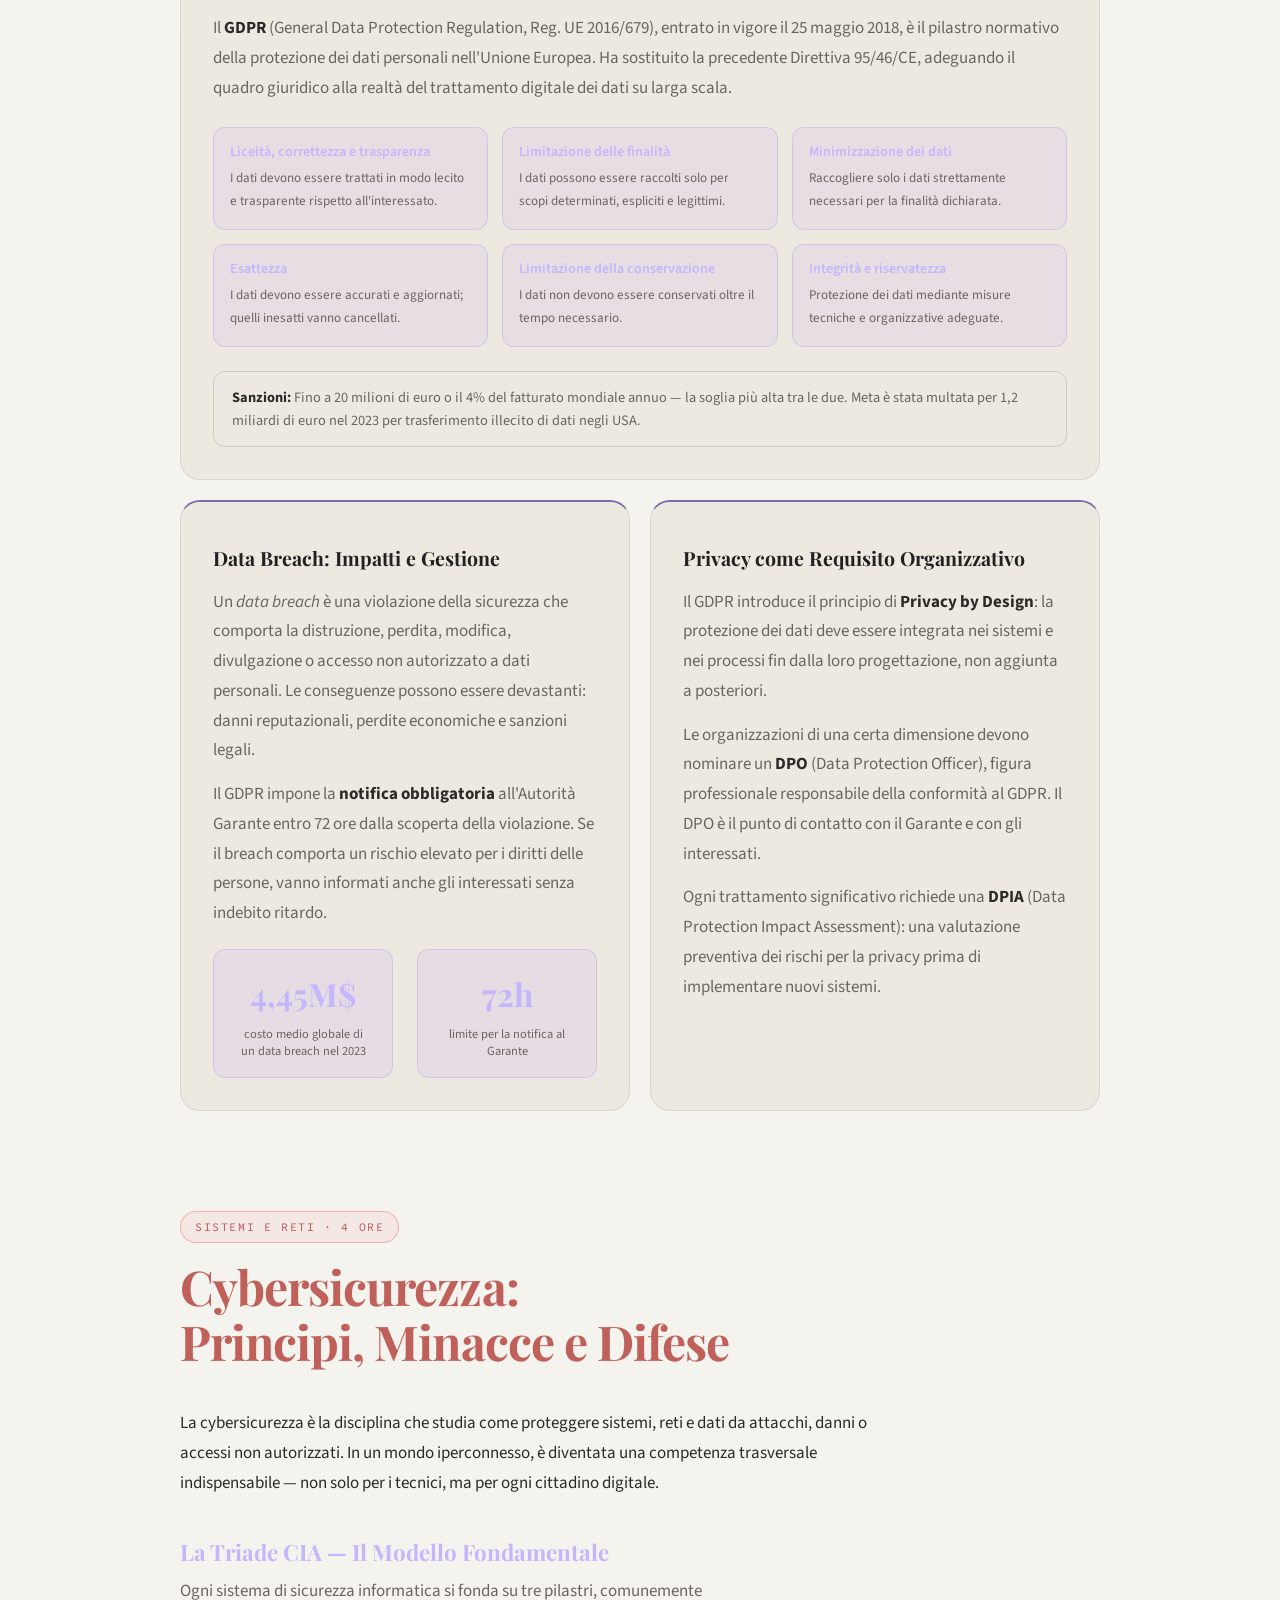
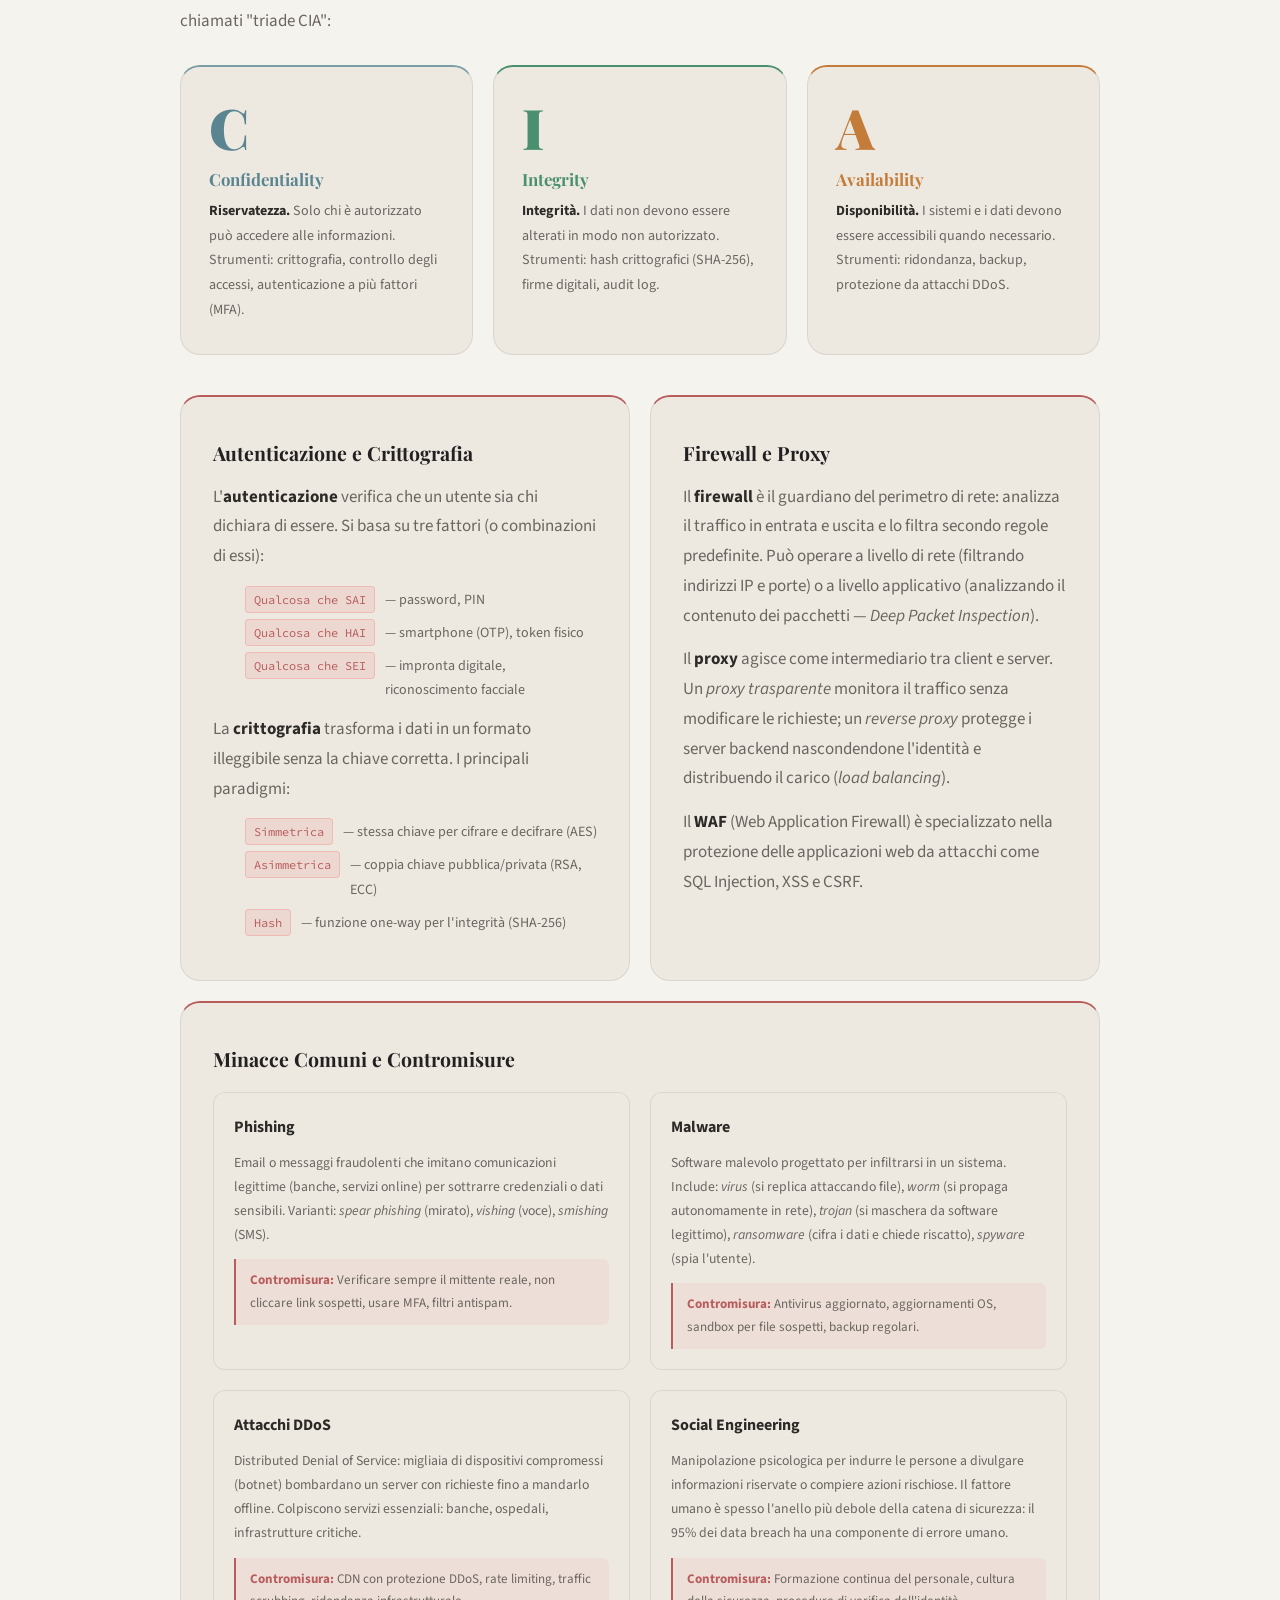
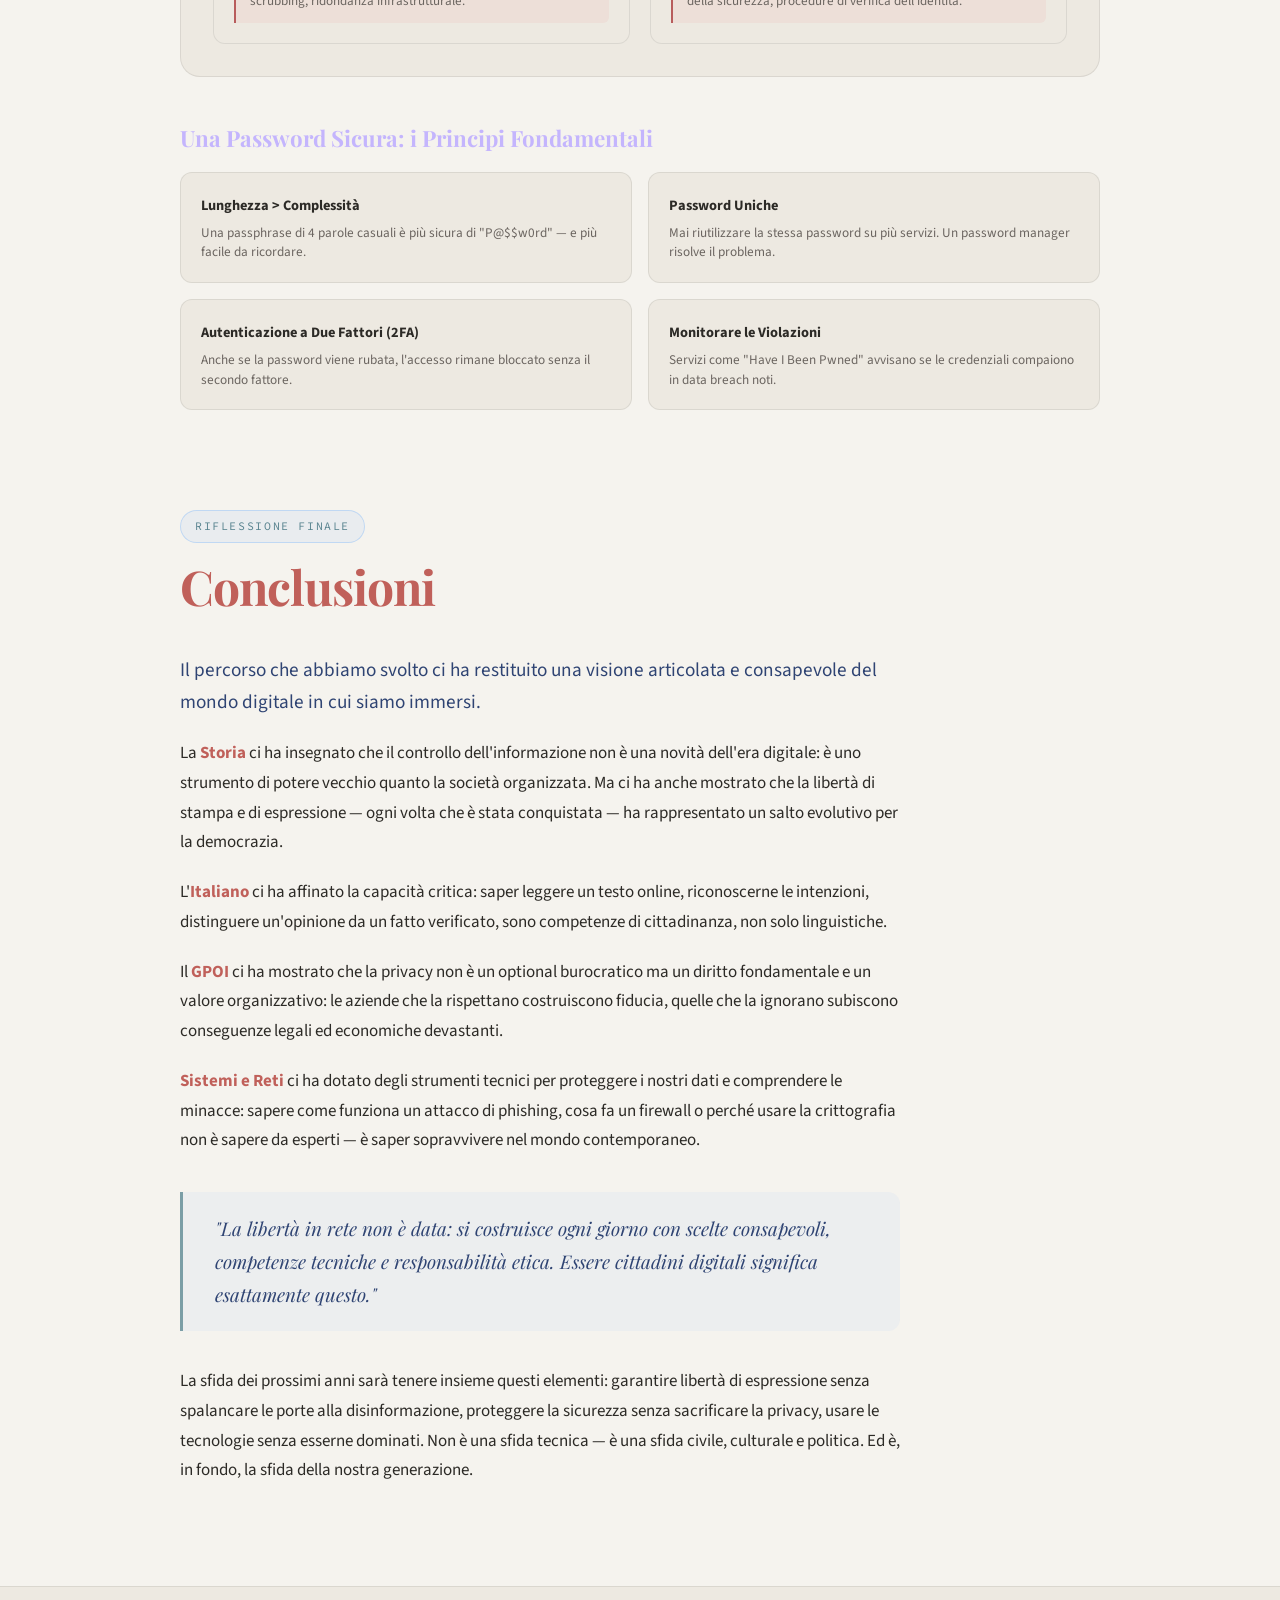
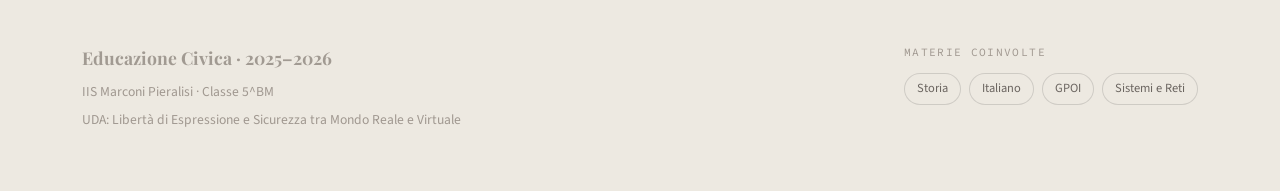
<file: ed_civica.html>
<!DOCTYPE html>
<html lang="it">
<head>
  <meta charset="UTF-8" />
  <meta name="viewport" content="width=device-width, initial-scale=1.0" />
  <title>Libertà di Espressione e Sicurezza — Educazione Civica</title>
  <link rel="preconnect" href="https://fonts.googleapis.com" />
  <link rel="preconnect" href="https://fonts.gstatic.com" crossorigin />
  <link href="https://fonts.googleapis.com/css2?family=Playfair+Display:ital,wght@0,400;0,700;0,900;1,400;1,700&family=Source+Sans+3:ital,wght@0,300;0,400;0,600;1,300;1,400&family=Source+Code+Pro:wght@400;600&display=swap" rel="stylesheet" />
  <link rel="stylesheet" href="https://cdn.jsdelivr.net/npm/bootstrap@5.3.3/dist/css/bootstrap.min.css" />
  <link rel="stylesheet" href="style_edciv.css" />
</head>
<body>

  <!--HERO-->
  <header class="hero">
    <div class="hero-noise"></div>
    <div class="hero-grid"></div>
    <div class="container hero-inner">
      <div class="hero-badge">Educazione Civica · 2025–2026</div>
      <h1 class="hero-title">
        Libertà di Espressione<br />
        <span class="accent">e Sicurezza</span>
      </h1>
      <p class="hero-sub">tra mondo reale e virtuale</p>
      <p class="hero-desc">
        Un percorso interdisciplinare che esplora il rapporto tra diritti digitali,
        cybersicurezza, propaganda e responsabilità etica nell'era dell'informazione.
      </p>
      <div class="hero-meta">
        <span>Classi 5AM · 5BM · 5CM</span>
        <span class="sep">—</span>
        <span>ITIS G. Marconi</span>
        <span class="sep">—</span>
        <span>Pentamestre 2025–26</span>
      </div>
    </div>
    <div class="hero-scroll-hint">
      <span>Scorri per leggere</span>
      <div class="scroll-arrow"></div>
    </div>
  </header>

  <!--INDICE / TOC-->
  <nav class="toc-bar sticky-top">
    <div class="container d-flex align-items-center gap-4 flex-wrap">
      <span class="toc-label">Sezioni</span>
      <a href="#intro" class="toc-link">Introduzione</a>
      <a href="#storia" class="toc-link">Storia</a>
      <a href="#italiano" class="toc-link">Italiano</a>
      <a href="#gpoi" class="toc-link">GPOI</a>
      <a href="#sistemi" class="toc-link">Sistemi e Reti</a>
      <a href="#conclusioni" class="toc-link">Conclusioni</a>
    </div>
  </nav>

  <main class="container main-content">

    <!--INTRODUZIONE -->
    <section id="intro" class="content-section">
      <div class="section-header">
        <div class="section-tag">Apertura</div>
        <h2 class="section-title">Introduzione</h2>
      </div>
      <div class="prose-block">
        <p class="lead-text">
          Viviamo in un'epoca in cui la distinzione tra spazio reale e spazio virtuale si è 
          quasi del tutto dissoluta. Internet non è più un semplice strumento: è diventato 
          l'ambiente in cui costruiamo la nostra identità, esprimiamo le nostre opinioni,
          accediamo all'informazione e partecipiamo alla vita democratica.
        </p>
        <p>
          Questo scenario porta con sé opportunità straordinarie — la libera circolazione 
          delle idee, l'accesso universale alla conoscenza, la possibilità di connettere 
          persone in tutto il mondo — ma anche rischi profondi: la sorveglianza di massa, 
          la manipolazione dell'opinione pubblica attraverso la disinformazione, le violazioni 
          della privacy e le minacce informatiche che ogni giorno colpiscono individui, 
          aziende e istituzioni.
        </p>
        <p>
          Il percorso di Educazione Civica svolto nel pentamestre ha affrontato queste 
          tematiche da quattro prospettive disciplinari complementari: la <strong>Storia</strong>, 
          che ci ha insegnato come il controllo dell'informazione sia sempre stato uno 
          strumento di potere; l'<strong>Italiano</strong>, che ci ha guidato nell'analisi 
          critica dei linguaggi della rete; il <strong>GPOI</strong>, che ha esplorato le 
          normative e le responsabilità organizzative nella gestione dei dati; e 
          <strong>Sistemi e Reti</strong>, che ha fornito le basi tecniche della cybersicurezza.
        </p>
        <blockquote class="pull-quote">
          "La libertà di espressione è il fondamento di ogni altra libertà. 
          Ma nell'era digitale, esercitarla in modo responsabile richiede 
          conoscenza, consapevolezza e strumenti critici."
        </blockquote>
      </div>
    </section>

    <!--STORIA-->
    <section id="storia" class="content-section">
      <div class="section-header">
        <div class="section-tag tag-italiano">Italiano · 5 ore</div>
        <h2 class="section-title">Propaganda, Censura<br/>e l'Evoluzione dell'Informazione</h2>
      </div>
      
      <div class="prose-block">
        <p>
          La storia del Novecento è, in gran parte, la storia del controllo dell'informazione. 
          I regimi totalitari — dal fascismo al nazismo, dallo stalinismo ai regimi coloniali — 
          hanno compreso molto presto che chi controlla la narrazione controlla la realtà 
          percepita dalle masse.
        </p>
      </div>

      <div class="card-grid">
        <div class="topic-card card-storia">
          <h3>Propaganda nel Novecento</h3>
          <p>
            La propaganda totalitaria del XX secolo rappresenta uno dei fenomeni più studiati 
            della storia moderna. Il Ministero della Propaganda del Terzo Reich, diretto da 
            Joseph Goebbels, o l'Istituto LUCE nell'Italia fascista, furono macchine 
            sofisticate di costruzione del consenso: controllavano radio, cinema, giornali 
            e manifesti per plasmare l'opinione pubblica.
          </p>
          <p>
            Le tecniche erano precise: la ripetizione ossessiva del messaggio, la 
            semplificazione degli argomenti complessi, la creazione del "nemico" comune, 
            l'appello alle emozioni piuttosto che alla razionalità. Queste stesse tecniche, 
            studiate e aggiornate, ritornano oggi nelle campagne di disinformazione online.
          </p>
          <div class="card-highlight">
            <strong>Il principio di Goebbels:</strong> "Una bugia ripetuta mille volte 
            diventa una verità." Un monito ancora attualissimo nell'era dei social media.
          </div>
        </div>

        <div class="topic-card card-storia">
          <h3>Censura e Libertà di Stampa</h3>
          <p>
            La libertà di stampa è uno dei pilastri della democrazia liberale. 
            Il Primo Emendamento della Costituzione americana (1791) e l'Articolo 21 
            della Costituzione italiana ("Tutti hanno diritto di manifestare liberamente 
            il proprio pensiero con la parola, lo scritto e ogni altro mezzo di diffusione") 
            sanciscono questo diritto fondamentale.
          </p>
          <p>
            Eppure, ancora oggi, Reporters Sans Frontières documenta ogni anno la 
            persecuzione di giornalisti in decine di paesi. La censura non scompare: 
            si trasforma. Nei regimi autoritari contemporanei opera attraverso il controllo 
            di Internet (il "Great Firewall" cinese), le leggi sulla "diffamazione" usate 
            per silenziare le voci critiche, o la pressione economica sui media.
          </p>
          <div class="card-highlight">
            <strong>Art. 21 Cost. italiana:</strong> La manifestazione del pensiero è 
            libera ma trova i suoi limiti nel buon costume e nella tutela dell'altrui dignità.
          </div>
        </div>

        <div class="topic-card card-storia full-width">
          <h3>Dai Dati Cartacei al Cloud: l'Evoluzione della Gestione dell'Informazione</h3>
          <p>
            La storia dell'informazione è una storia di supporti e di potere. Dalle tavolette 
            d'argilla ai manoscritti medievali, dalla stampa a caratteri mobili di Gutenberg 
            (1455) — che democratizzò l'accesso al sapere — ai giornali cartacei, fino alla 
            rivoluzione digitale: ogni cambio di supporto ha ridefinito chi può comunicare, 
            con chi e a quali condizioni.
          </p>
          <p>
            L'avvento del <strong>cloud computing</strong> rappresenta l'ultima e forse più 
            radicale di queste trasformazioni. I dati personali, i documenti aziendali, 
            le comunicazioni private non risiedono più su un supporto fisico controllabile 
            dall'utente, ma su server distribuiti globalmente, gestiti da poche grandi 
            corporations (AWS, Google Cloud, Microsoft Azure). 
          </p>
          <p>
            Questo solleva interrogativi fondamentali: <em>Chi possiede i dati?</em> 
            <em>Chi li può consultare?</em> <em>Cosa succede se il servizio viene 
            interrotto?</em> La dipendenza tecnologica dalle infrastrutture cloud è 
            diventata una questione di sovranità nazionale e di libertà individuale.
          </p>
          <div class="timeline">
            <div class="timeline-item">
              <span class="t-year">1455</span>
              <span class="t-event">Stampa a caratteri mobili — Gutenberg</span>
            </div>
            <div class="timeline-item">
              <span class="t-year">1837</span>
              <span class="t-event">Telegrafo — prima comunicazione istantanea a distanza</span>
            </div>
            <div class="timeline-item">
              <span class="t-year">1969</span>
              <span class="t-event">ARPANET — proto-Internet del Dipartimento della Difesa USA</span>
            </div>
            <div class="timeline-item">
              <span class="t-year">1991</span>
              <span class="t-event">World Wide Web pubblico — Tim Berners-Lee</span>
            </div>
            <div class="timeline-item">
              <span class="t-year">2006</span>
              <span class="t-event">AWS lancia il cloud computing commerciale</span>
            </div>
            <div class="timeline-item">
              <span class="t-year">2023</span>
              <span class="t-event">L'IA generativa trasforma la produzione di contenuti</span>
            </div>
          </div>
        </div>
      </div>
    </section>

    <!--ITALIANO-->
    <section id="italiano" class="content-section">
      <div class="section-header">
        <div class="section-tag tag-italiano">Italiano · 5 ore</div>
        <h2 class="section-title">Linguaggio Digitale,<br/>Fake News e Netiquette</h2>
      </div>

      <div class="prose-block">
        <p>
          La rete ha generato nuovi registri linguistici, nuove forme comunicative e, 
          soprattutto, nuove responsabilità. Comunicare online non è la stessa cosa che 
          comunicare di persona: la velocità, l'anonimato, l'assenza di contesto fisico 
          cambiano radicalmente le dinamiche del discorso.
        </p>
      </div>

      <div class="card-grid">
        <div class="topic-card card-italiano">
          <h3>Lessico e Registri della Comunicazione in Rete</h3>
          <p>
            Il linguaggio digitale si caratterizza per ibridismi e trasformazioni continue. 
            Convivono registri formali (email professionali, documenti ufficiali) e 
            informali (messaggi WhatsApp, tweet, meme), scritto e orale, testo e immagine.
          </p>
          <p>
            Fenomeni linguistici tipici della rete: gli <em>anglicismi</em> tecnici 
            (upload, download, streaming, phishing), le <em>abbreviazioni</em> tipiche 
            delle chat (lol, omg, brb), gli <em>emoji</em> come integrazione al testo,
            e il <em>neologismo continuo</em> guidato dalle piattaforme social.
          </p>
          <p>
            Sul piano del rischio: il linguaggio dell'odio (<em>hate speech</em>), 
            i <em>flame</em> (discussioni aggressive), il <em>cyberbullismo</em> e 
            la <em>disinformazione</em> si nutrono spesso di un uso distorto e 
            irresponsabile delle parole.
          </p>
        </div>

        <div class="topic-card card-italiano">
          <h3>Fake News e Fact-Checking</h3>
          <p>
            Le <em>fake news</em> — notizie false o deliberatamente distorte — non sono 
            un fenomeno nuovo, ma la rete ha esponenzialmente amplificato la loro 
            capacità di diffusione. Un contenuto falso si condivide in media 6 volte più 
            velocemente di uno vero (MIT, 2018).
          </p>
          <p>
            Esistono diversi tipi di disinformazione: la <strong>misinformazione</strong> 
            (errore involontario), la <strong>disinformazione</strong> (inganno 
            deliberato) e la <strong>malinformazione</strong> (informazione vera usata 
            per danneggiare). I <em>deepfake</em> — video e audio sintetici generati 
            dall'IA — rappresentano la frontiera più pericolosa.
          </p>
          <div class="card-highlight">
            <strong>Strumenti di fact-checking:</strong> Pagella Politica, 
            FactCheck.org, Snopes, TinEye (per le immagini), InVID (per i video). 
            Prima di condividere: verificare la fonte, la data, il contesto.
          </div>
        </div>

        <div class="topic-card card-italiano full-width">
          <h3>Netiquette: le Regole del Buon Comportamento Online</h3>
          <p>
            Il termine <em>netiquette</em> (da <em>net</em> + <em>étiquette</em>) 
            indica l'insieme delle norme comportamentali condivise che regolano 
            l'interazione nei contesti digitali. Nata negli anni '80 nelle comunità 
            Usenet, è rimasta il riferimento per una comunicazione rispettosa in rete.
          </p>
          <div class="rules-grid">
            <div class="rule-item">
              <span class="rule-num">01</span>
              <div>
                <strong>Rispetta l'essere umano</strong>
                <p>Dietro ogni schermo c'è una persona. Il tono che non useresti di persona non va usato online.</p>
              </div>
            </div>
            <div class="rule-item">
              <span class="rule-num">02</span>
              <div>
                <strong>Rispetta il contesto</strong>
                <p>Ogni piattaforma ha le sue regole: ciò che è accettabile su Reddit può non esserlo su LinkedIn.</p>
              </div>
            </div>
            <div class="rule-item">
              <span class="rule-num">03</span>
              <div>
                <strong>Proteggi la privacy altrui</strong>
                <p>Non condividere dati, foto o informazioni altrui senza consenso esplicito.</p>
              </div>
            </div>
            <div class="rule-item">
              <span class="rule-num">04</span>
              <div>
                <strong>Verifica prima di condividere</strong>
                <p>La velocità non giustifica la superficialità. Condividere fake news è una responsabilità.</p>
              </div>
            </div>
            <div class="rule-item">
              <span class="rule-num">05</span>
              <div>
                <strong>Rispetta il diritto d'autore</strong>
                <p>Le opere creative sono protette. Cita sempre le fonti e rispetta le licenze.</p>
              </div>
            </div>
            <div class="rule-item">
              <span class="rule-num">06</span>
              <div>
                <strong>Non fare spam</strong>
                <p>Messaggi non richiesti, pubblicità invasiva e cross-posting eccessivo danneggiano la comunità.</p>
              </div>
            </div>
          </div>
        </div>
      </div>
    </section>

    <!--GPOI-->
    <section id="gpoi" class="content-section">
      <div class="section-header">
        <div class="section-tag tag-gpoi">GPOI · 4 ore</div>
        <h2 class="section-title">Privacy, GDPR<br/>e Gestione del Rischio</h2>
      </div>

      <div class="prose-block">
        <p>
          La privacy non è solo un diritto individuale: è un requisito organizzativo 
          e un obbligo di legge. Le aziende che trattano dati personali hanno 
          responsabilità precise, codificate in normative europee e internazionali 
          che ne definiscono obblighi e conseguenze in caso di violazione.
        </p>
      </div>

      <div class="card-grid">
        <div class="topic-card card-gpoi full-width">
          <h3>Il GDPR — Regolamento Generale sulla Protezione dei Dati</h3>
          <p>
            Il <strong>GDPR</strong> (General Data Protection Regulation, Reg. UE 2016/679), 
            entrato in vigore il 25 maggio 2018, è il pilastro normativo della protezione 
            dei dati personali nell'Unione Europea. Ha sostituito la precedente Direttiva 
            95/46/CE, adeguando il quadro giuridico alla realtà del trattamento digitale 
            dei dati su larga scala.
          </p>
          <div class="gdpr-principles">
            <div class="principle">
              <h4>Liceità, correttezza e trasparenza</h4>
              <p>I dati devono essere trattati in modo lecito e trasparente rispetto all'interessato.</p>
            </div>
            <div class="principle">
              <h4>Limitazione delle finalità</h4>
              <p>I dati possono essere raccolti solo per scopi determinati, espliciti e legittimi.</p>
            </div>
            <div class="principle">
              <h4>Minimizzazione dei dati</h4>
              <p>Raccogliere solo i dati strettamente necessari per la finalità dichiarata.</p>
            </div>
            <div class="principle">
              <h4>Esattezza</h4>
              <p>I dati devono essere accurati e aggiornati; quelli inesatti vanno cancellati.</p>
            </div>
            <div class="principle">
              <h4>Limitazione della conservazione</h4>
              <p>I dati non devono essere conservati oltre il tempo necessario.</p>
            </div>
            <div class="principle">
              <h4>Integrità e riservatezza</h4>
              <p>Protezione dei dati mediante misure tecniche e organizzative adeguate.</p>
            </div>
          </div>
          <div class="card-highlight">
            <strong>Sanzioni:</strong> Fino a 20 milioni di euro o il 4% del fatturato 
            mondiale annuo — la soglia più alta tra le due. Meta è stata multata per 
            1,2 miliardi di euro nel 2023 per trasferimento illecito di dati negli USA.
          </div>
        </div>

        <div class="topic-card card-gpoi">
          <h3>Data Breach: Impatti e Gestione</h3>
          <p>
            Un <em>data breach</em> è una violazione della sicurezza che comporta 
            la distruzione, perdita, modifica, divulgazione o accesso non autorizzato 
            a dati personali. Le conseguenze possono essere devastanti: danni reputazionali, 
            perdite economiche e sanzioni legali.
          </p>
          <p>
            Il GDPR impone la <strong>notifica obbligatoria</strong> all'Autorità 
            Garante entro 72 ore dalla scoperta della violazione. Se il breach 
            comporta un rischio elevato per i diritti delle persone, vanno informati 
            anche gli interessati senza indebito ritardo.
          </p>
          <div class="stat-block">
            <div class="stat">
              <span class="stat-num">4,45M$</span>
              <span class="stat-label">costo medio globale di un data breach nel 2023</span>
            </div>
            <div class="stat">
              <span class="stat-num">72h</span>
              <span class="stat-label">limite per la notifica al Garante</span>
            </div>
          </div>
        </div>

        <div class="topic-card card-gpoi">
          <h3>Privacy come Requisito Organizzativo</h3>
          <p>
            Il GDPR introduce il principio di <strong>Privacy by Design</strong>: 
            la protezione dei dati deve essere integrata nei sistemi e nei processi 
            fin dalla loro progettazione, non aggiunta a posteriori.
          </p>
          <p>
            Le organizzazioni di una certa dimensione devono nominare un 
            <strong>DPO</strong> (Data Protection Officer), figura professionale 
            responsabile della conformità al GDPR. Il DPO è il punto di contatto 
            con il Garante e con gli interessati.
          </p>
          <p>
            Ogni trattamento significativo richiede una 
            <strong>DPIA</strong> (Data Protection Impact Assessment): una valutazione 
            preventiva dei rischi per la privacy prima di implementare nuovi sistemi.
          </p>
        </div>
      </div>
    </section>

    <!--SISTEMI E RETI-->
    <section id="sistemi" class="content-section">
      <div class="section-header">
        <div class="section-tag tag-sistemi">Sistemi e Reti · 4 ore</div>
        <h2 class="section-title">Cybersicurezza:<br/>Principi, Minacce e Difese</h2>
      </div>

      <div class="prose-block">
        <p>
          La cybersicurezza è la disciplina che studia come proteggere sistemi, 
          reti e dati da attacchi, danni o accessi non autorizzati. In un mondo 
          iperconnesso, è diventata una competenza trasversale indispensabile — 
          non solo per i tecnici, ma per ogni cittadino digitale.
        </p>
      </div>

      <!-- CIA TRIAD -->
      <div class="cia-triad-wrapper">
        <h3 class="sub-heading">La Triade CIA — Il Modello Fondamentale</h3>
        <p class="cia-desc">
          Ogni sistema di sicurezza informatica si fonda su tre pilastri, 
          comunemente chiamati "triade CIA":
        </p>
        <div class="cia-triad">
          <div class="cia-item cia-c">
            <div class="cia-letter">C</div>
            <h4>Confidentiality</h4>
            <p>
              <strong>Riservatezza.</strong> Solo chi è autorizzato può accedere 
              alle informazioni. Strumenti: crittografia, controllo degli accessi, 
              autenticazione a più fattori (MFA).
            </p>
          </div>
          <div class="cia-item cia-i">
            <div class="cia-letter">I</div>
            <h4>Integrity</h4>
            <p>
              <strong>Integrità.</strong> I dati non devono essere alterati 
              in modo non autorizzato. Strumenti: hash crittografici (SHA-256), 
              firme digitali, audit log.
            </p>
          </div>
          <div class="cia-item cia-a">
            <div class="cia-letter">A</div>
            <h4>Availability</h4>
            <p>
              <strong>Disponibilità.</strong> I sistemi e i dati devono essere 
              accessibili quando necessario. Strumenti: ridondanza, backup, 
              protezione da attacchi DDoS.
            </p>
          </div>
        </div>
      </div>

      <div class="card-grid">
        <div class="topic-card card-sistemi">
          <h3>Autenticazione e Crittografia</h3>
          <p>
            L'<strong>autenticazione</strong> verifica che un utente sia chi dichiara 
            di essere. Si basa su tre fattori (o combinazioni di essi):
          </p>
          <ul class="tech-list">
            <li><span class="factor">Qualcosa che SAI</span> — password, PIN</li>
            <li><span class="factor">Qualcosa che HAI</span> — smartphone (OTP), token fisico</li>
            <li><span class="factor">Qualcosa che SEI</span> — impronta digitale, riconoscimento facciale</li>
          </ul>
          <p>
            La <strong>crittografia</strong> trasforma i dati in un formato 
            illeggibile senza la chiave corretta. I principali paradigmi:
          </p>
          <ul class="tech-list">
            <li><span class="factor">Simmetrica</span> — stessa chiave per cifrare e decifrare (AES)</li>
            <li><span class="factor">Asimmetrica</span> — coppia chiave pubblica/privata (RSA, ECC)</li>
            <li><span class="factor">Hash</span> — funzione one-way per l'integrità (SHA-256)</li>
          </ul>
        </div>

        <div class="topic-card card-sistemi">
          <h3>Firewall e Proxy</h3>
          <p>
            Il <strong>firewall</strong> è il guardiano del perimetro di rete: 
            analizza il traffico in entrata e uscita e lo filtra secondo regole 
            predefinite. Può operare a livello di rete (filtrando indirizzi IP e porte) 
            o a livello applicativo (analizzando il contenuto dei pacchetti — 
            <em>Deep Packet Inspection</em>).
          </p>
          <p>
            Il <strong>proxy</strong> agisce come intermediario tra client e server. 
            Un <em>proxy trasparente</em> monitora il traffico senza modificare le richieste; 
            un <em>reverse proxy</em> protegge i server backend nascondendone 
            l'identità e distribuendo il carico (<em>load balancing</em>).
          </p>
          <p>
            Il <strong>WAF</strong> (Web Application Firewall) è specializzato 
            nella protezione delle applicazioni web da attacchi come SQL Injection, 
            XSS e CSRF.
          </p>
        </div>

        <div class="topic-card card-sistemi full-width">
          <h3>Minacce Comuni e Contromisure</h3>
          <div class="threats-grid">
            <div class="threat-item">
              <div class="threat-header">
                <strong>Phishing</strong>
              </div>
              <p>
                Email o messaggi fraudolenti che imitano comunicazioni legittime 
                (banche, servizi online) per sottrarre credenziali o dati sensibili. 
                Varianti: <em>spear phishing</em> (mirato), <em>vishing</em> (voce), 
                <em>smishing</em> (SMS).
              </p>
              <div class="countermeasure">
                <strong>Contromisura:</strong> Verificare sempre il mittente reale, 
                non cliccare link sospetti, usare MFA, filtri antispam.
              </div>
            </div>
            <div class="threat-item">
              <div class="threat-header">
                <strong>Malware</strong>
              </div>
              <p>
                Software malevolo progettato per infiltrarsi in un sistema. 
                Include: <em>virus</em> (si replica attaccando file), 
                <em>worm</em> (si propaga autonomamente in rete), 
                <em>trojan</em> (si maschera da software legittimo), 
                <em>ransomware</em> (cifra i dati e chiede riscatto), 
                <em>spyware</em> (spia l'utente).
              </p>
              <div class="countermeasure">
                <strong>Contromisura:</strong> Antivirus aggiornato, 
                aggiornamenti OS, sandbox per file sospetti, backup regolari.
              </div>
            </div>
            <div class="threat-item">
              <div class="threat-header">
                <strong>Attacchi DDoS</strong>
              </div>
              <p>
                Distributed Denial of Service: migliaia di dispositivi compromessi 
                (botnet) bombardano un server con richieste fino a mandarlo offline. 
                Colpiscono servizi essenziali: banche, ospedali, infrastrutture critiche.
              </p>
              <div class="countermeasure">
                <strong>Contromisura:</strong> CDN con protezione DDoS, 
                rate limiting, traffic scrubbing, ridondanza infrastrutturale.
              </div>
            </div>
            <div class="threat-item">
              <div class="threat-header">
                <strong>Social Engineering</strong>
              </div>
              <p>
                Manipolazione psicologica per indurre le persone a divulgare 
                informazioni riservate o compiere azioni rischiose. Il fattore 
                umano è spesso l'anello più debole della catena di sicurezza: 
                il 95% dei data breach ha una componente di errore umano.
              </p>
              <div class="countermeasure">
                <strong>Contromisura:</strong> Formazione continua del personale, 
                cultura della sicurezza, procedure di verifica dell'identità.
              </div>
            </div>
          </div>
        </div>
      </div>

      <!-- Password Security -->
      <div class="password-section">
        <h3 class="sub-heading">Una Password Sicura: i Principi Fondamentali</h3>
        <div class="password-tips">
          <div class="pw-tip">
            <div>
              <strong>Lunghezza &gt; Complessità</strong>
              <p>Una passphrase di 4 parole casuali è più sicura di "P@$$w0rd" — e più facile da ricordare.</p>
            </div>
          </div>
          <div class="pw-tip">
            <div>
              <strong>Password Uniche</strong>
              <p>Mai riutilizzare la stessa password su più servizi. Un password manager risolve il problema.</p>
            </div>
          </div>
          <div class="pw-tip">
            <div>
              <strong>Autenticazione a Due Fattori (2FA)</strong>
              <p>Anche se la password viene rubata, l'accesso rimane bloccato senza il secondo fattore.</p>
            </div>
          </div>
          <div class="pw-tip">
            <div>
              <strong>Monitorare le Violazioni</strong>
              <p>Servizi come "Have I Been Pwned" avvisano se le credenziali compaiono in data breach noti.</p>
            </div>
          </div>
        </div>
      </div>
    </section>

    <!-- CONCLUSIONI -->
    <section id="conclusioni" class="content-section">
      <div class="section-header">
        <div class="section-tag">Riflessione finale</div>
        <h2 class="section-title">Conclusioni</h2>
      </div>
      <div class="prose-block">
        <p class="lead-text">
          Il percorso che abbiamo svolto ci ha restituito una visione articolata e 
          consapevole del mondo digitale in cui siamo immersi.
        </p>
        <p>
          La <strong>Storia</strong> ci ha insegnato che il controllo dell'informazione 
          non è una novità dell'era digitale: è uno strumento di potere vecchio quanto la 
          società organizzata. Ma ci ha anche mostrato che la libertà di stampa e di 
          espressione — ogni volta che è stata conquistata — ha rappresentato un salto 
          evolutivo per la democrazia.
        </p>
        <p>
          L'<strong>Italiano</strong> ci ha affinato la capacità critica: saper leggere 
          un testo online, riconoscerne le intenzioni, distinguere un'opinione da un fatto 
          verificato, sono competenze di cittadinanza, non solo linguistiche.
        </p>
        <p>
          Il <strong>GPOI</strong> ci ha mostrato che la privacy non è un optional 
          burocratico ma un diritto fondamentale e un valore organizzativo: le aziende 
          che la rispettano costruiscono fiducia, quelle che la ignorano subiscono 
          conseguenze legali ed economiche devastanti.
        </p>
        <p>
          <strong>Sistemi e Reti</strong> ci ha dotato degli strumenti tecnici per 
          proteggere i nostri dati e comprendere le minacce: sapere come funziona 
          un attacco di phishing, cosa fa un firewall o perché usare la crittografia 
          non è sapere da esperti — è saper sopravvivere nel mondo contemporaneo.
        </p>
        <blockquote class="pull-quote">
          "La libertà in rete non è data: si costruisce ogni giorno con scelte 
          consapevoli, competenze tecniche e responsabilità etica. 
          Essere cittadini digitali significa esattamente questo."
        </blockquote>
        <p>
          La sfida dei prossimi anni sarà tenere insieme questi elementi: garantire 
          libertà di espressione senza spalancare le porte alla disinformazione, 
          proteggere la sicurezza senza sacrificare la privacy, usare le tecnologie 
          senza esserne dominati. Non è una sfida tecnica — è una sfida civile, 
          culturale e politica. Ed è, in fondo, la sfida della nostra generazione.
        </p>
      </div>
    </section>

  </main>

  <!-- FOOTER -->
  <footer class="site-footer">
    <div class="container">
      <div class="footer-inner">
        <div class="footer-left">
          <p class="footer-title">Educazione Civica · 2025–2026</p>
          <p class="footer-sub">IIS Marconi Pieralisi · Classe 5^BM</p>
          <p class="footer-sub">UDA: Libertà di Espressione e Sicurezza tra Mondo Reale e Virtuale</p>
        </div>
        <div class="footer-right">
          <p class="footer-materie">Materie coinvolte</p>
          <div class="footer-tags">
            <span class="f-tag">Storia</span>
            <span class="f-tag">Italiano</span>
            <span class="f-tag">GPOI</span>
            <span class="f-tag">Sistemi e Reti</span>
          </div>
        </div>
      </div>
    </div>
  </footer>

  <script src="https://cdn.jsdelivr.net/npm/bootstrap@5.3.3/dist/js/bootstrap.bundle.min.js"></script>
  <script>
    // Active TOC link on scroll
    const sections = document.querySelectorAll('section[id]');
    const tocLinks = document.querySelectorAll('.toc-link');

    const observer = new IntersectionObserver((entries) => {
      entries.forEach(entry => {
        if (entry.isIntersecting) {
          tocLinks.forEach(l => l.classList.remove('active'));
          const active = document.querySelector(`.toc-link[href="#${entry.target.id}"]`);
          if (active) active.classList.add('active');
        }
      });
    }, { rootMargin: '-30% 0px -60% 0px' });

    sections.forEach(s => observer.observe(s));

    // Fade in sections
    const fadeObserver = new IntersectionObserver((entries) => {
      entries.forEach(entry => {
        if (entry.isIntersecting) {
          entry.target.classList.add('visible');
        }
      });
    }, { threshold: 0.08 });

    document.querySelectorAll('.content-section, .topic-card, .cia-item').forEach(el => {
      fadeObserver.observe(el);
    });
  </script>
</body>
</html>
</file>
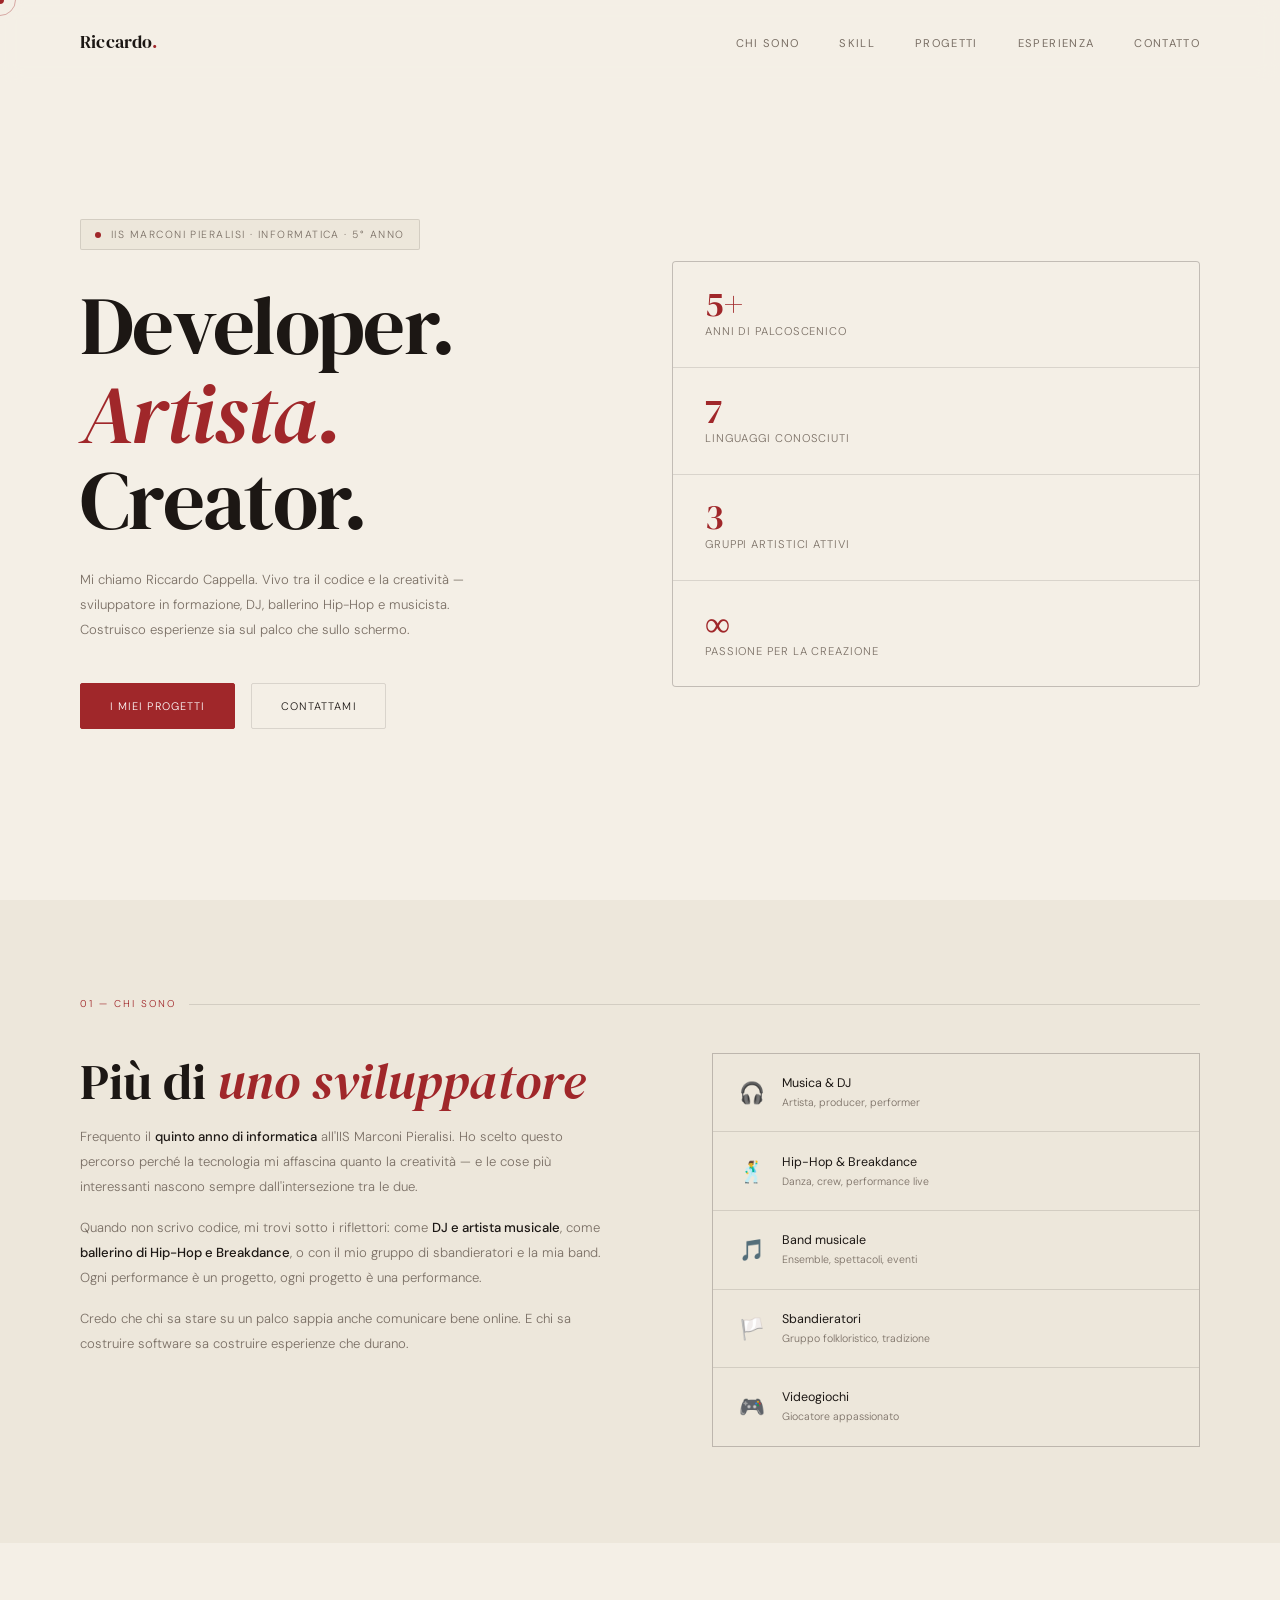
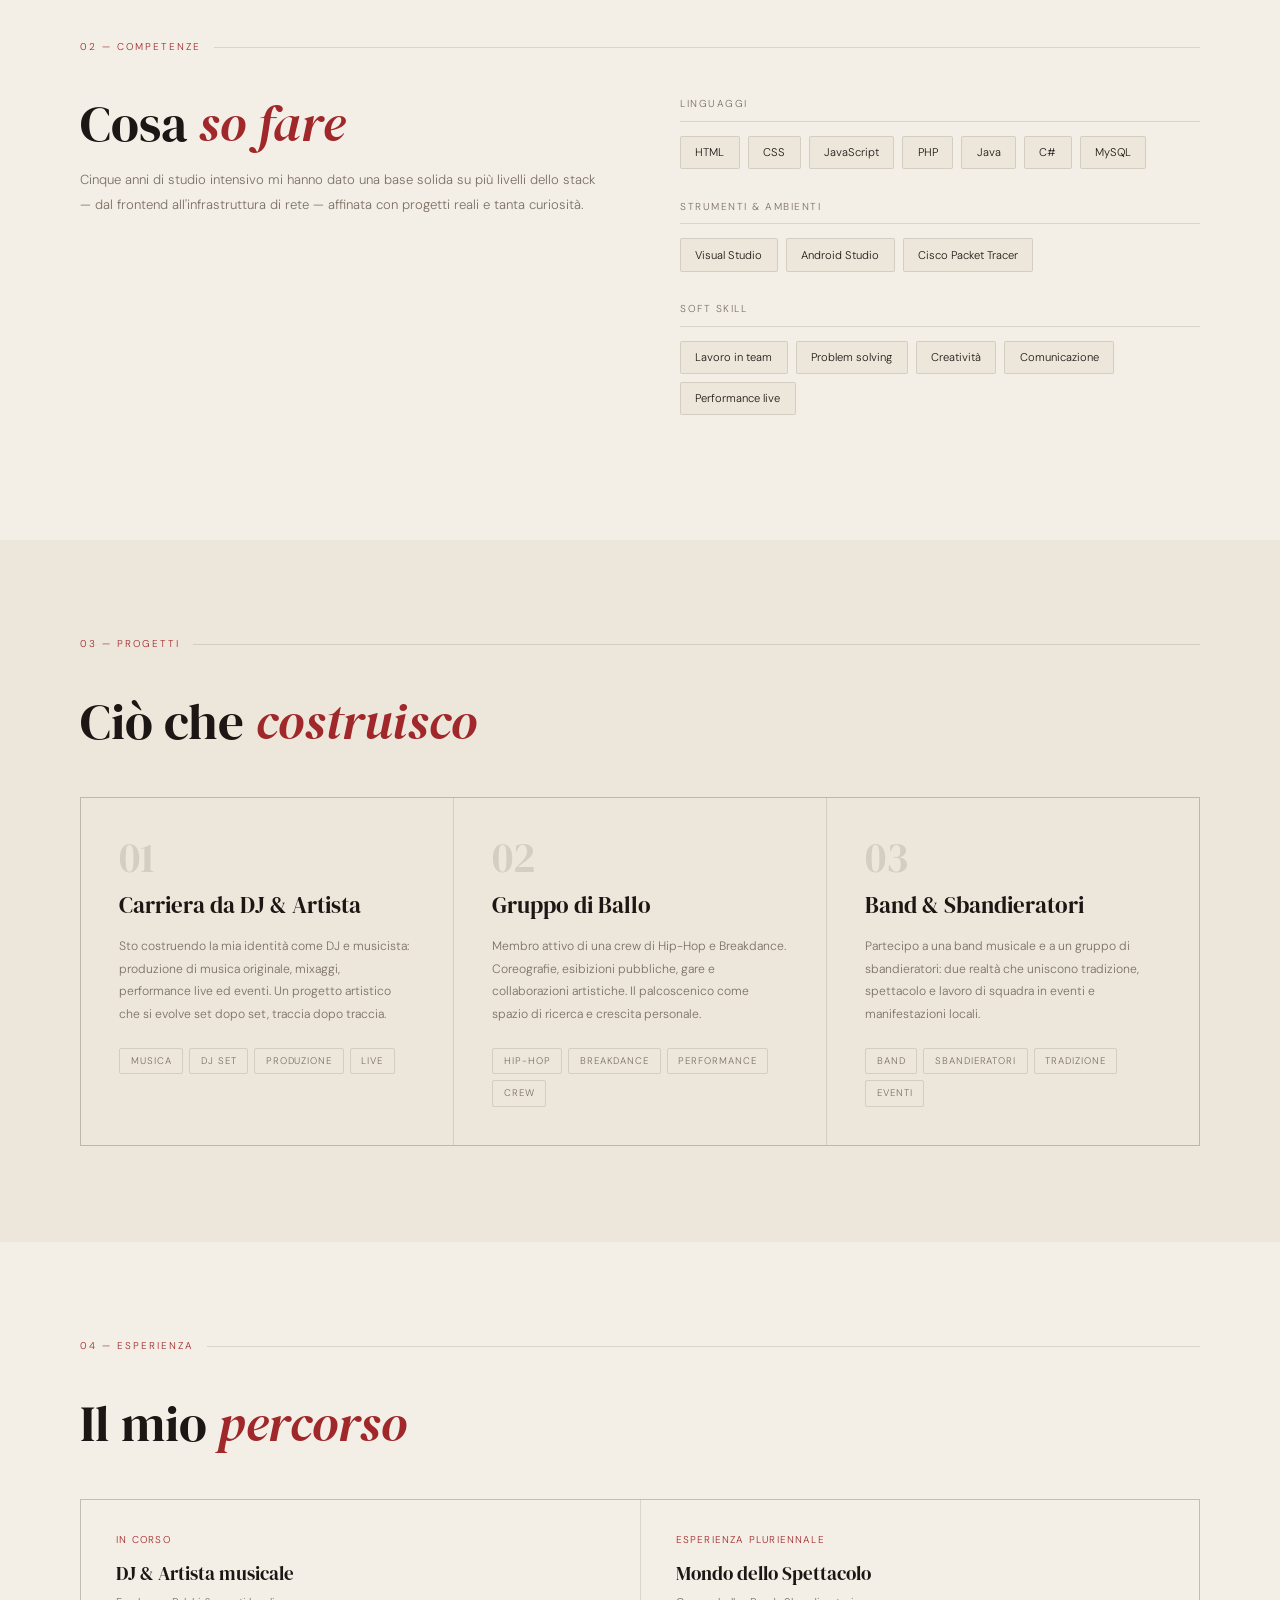
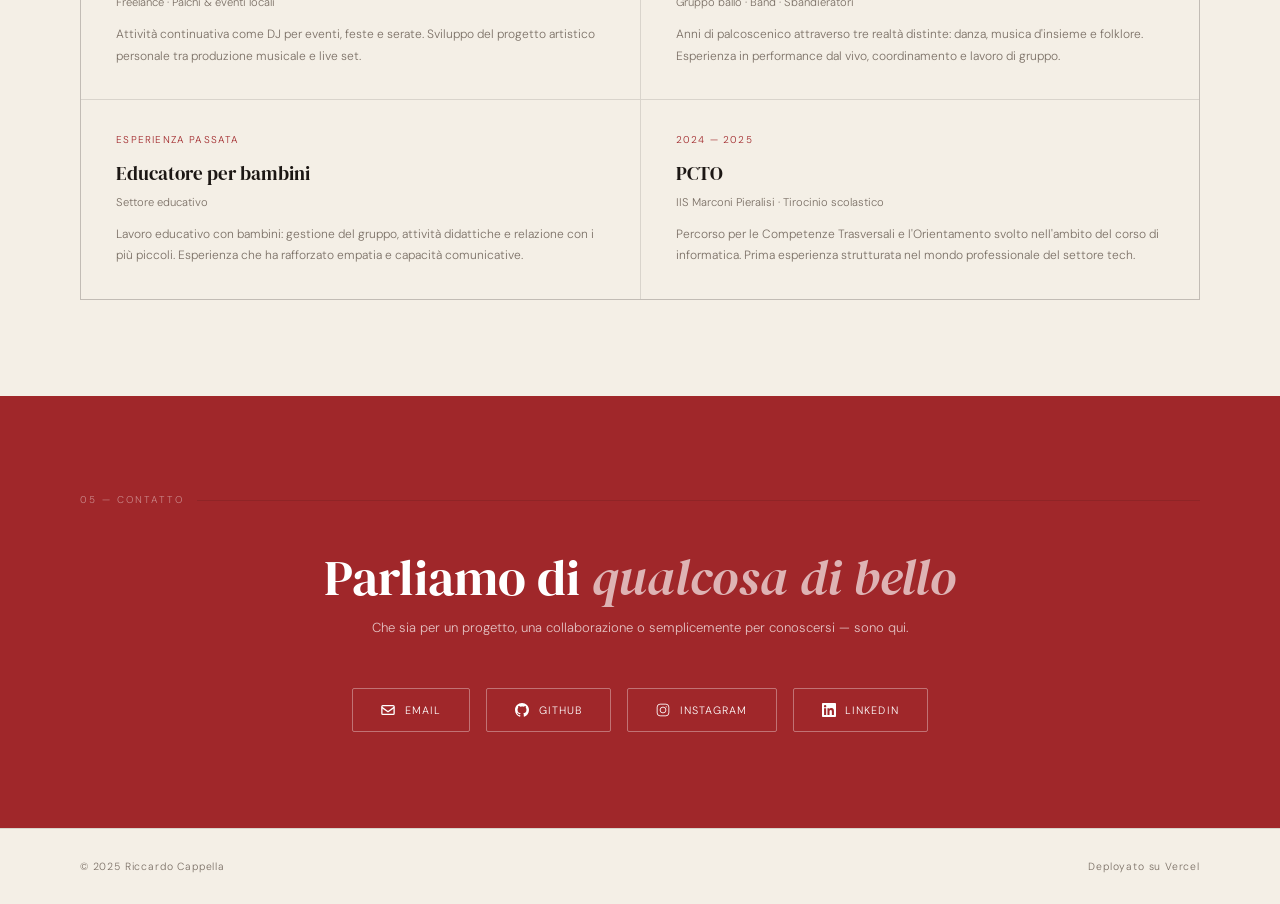
<file: index (1).html>
<!DOCTYPE html>
<html lang="it">
<head>
  <meta charset="UTF-8"/>
  <meta name="viewport" content="width=device-width, initial-scale=1.0"/>
  <title>Riccardo Cappella</title>
  <link rel="preconnect" href="https://fonts.googleapis.com">
  <link rel="preconnect" href="https://fonts.gstatic.com" crossorigin>
  <link href="https://fonts.googleapis.com/css2?family=DM+Serif+Display:ital@0;1&family=DM+Sans:wght@300;400;500&display=swap" rel="stylesheet">

  <style>
    *, *::before, *::after { box-sizing: border-box; margin: 0; padding: 0; }

    :root {
      --bg:      #f4efe6;
      --bg2:     #ede7db;
      --bg3:     #e6dfd2;
      --red:     #a0272a;
      --red-dim: rgba(160,39,42,0.08);
      --ink:     #1c1714;
      --muted:   #7a6f65;
      --border:  rgba(28,23,20,0.12);
    }

    html { scroll-behavior: smooth; }

    body {
      background: var(--bg);
      color: var(--ink);
      font-family: 'DM Sans', sans-serif;
      font-weight: 300;
      line-height: 1.7;
      overflow-x: hidden;
      cursor: none;
    }

    /* ── Custom cursor ── */
    #cur {
      position: fixed;
      width: 8px; height: 8px;
      background: var(--red);
      border-radius: 50%;
      pointer-events: none;
      z-index: 9999;
      transform: translate(-50%,-50%);
      transition: transform .12s ease;
    }
    #cur-ring {
      position: fixed;
      width: 32px; height: 32px;
      border: 1.5px solid var(--red);
      border-radius: 50%;
      pointer-events: none;
      z-index: 9998;
      transform: translate(-50%,-50%);
      opacity: .35;
      transition: width .2s, height .2s, opacity .2s;
    }

    /* ── Nav ── */
    nav {
      position: fixed; top: 0; left: 0; right: 0;
      z-index: 200;
      display: flex; justify-content: space-between; align-items: center;
      padding: 1.6rem 5rem;
      background: rgba(244,239,230,.88);
      backdrop-filter: blur(10px);
      border-bottom: 1px solid transparent;
      transition: border-color .3s;
    }
    nav.scrolled { border-color: var(--border); }
    .nav-logo {
      font-family: 'DM Serif Display', serif;
      font-size: 1.15rem;
      letter-spacing: .01em;
      color: var(--ink);
    }
    .nav-logo span { color: var(--red); }
    .nav-links { list-style: none; display: flex; gap: 2.5rem; }
    .nav-links a {
      color: var(--muted);
      text-decoration: none;
      font-size: .7rem;
      font-weight: 400;
      letter-spacing: .12em;
      text-transform: uppercase;
      transition: color .2s;
    }
    .nav-links a:hover { color: var(--red); }

    /* ── Hero ── */
    #hero {
      min-height: 100vh;
      display: grid;
      grid-template-columns: 1fr 1fr;
      align-items: center;
      padding: 8rem 5rem 5rem;
      gap: 4rem;
    }
    .hero-left { animation: slideUp .9s .1s both; }
    .hero-badge {
      display: inline-flex; align-items: center; gap: .6rem;
      padding: .35rem .9rem;
      border: 1px solid var(--border);
      background: var(--bg2);
      font-size: .65rem;
      letter-spacing: .14em;
      text-transform: uppercase;
      color: var(--muted);
      margin-bottom: 2rem;
      border-radius: 2px;
    }
    .hero-badge::before {
      content: '';
      width: 6px; height: 6px;
      background: var(--red);
      border-radius: 50%;
    }
    h1 {
      font-family: 'DM Serif Display', serif;
      font-size: clamp(3rem, 6.5vw, 6rem);
      font-weight: 400;
      line-height: 1.05;
      letter-spacing: -.02em;
      margin-bottom: 1.5rem;
    }
    h1 em { font-style: italic; color: var(--red); }
    .hero-desc {
      color: var(--muted);
      font-size: .82rem;
      max-width: 400px;
      line-height: 1.9;
      margin-bottom: 2.5rem;
    }
    .hero-ctas { display: flex; gap: 1rem; flex-wrap: wrap; }
    .btn {
      display: inline-flex; align-items: center; gap: .5rem;
      font-size: .68rem;
      font-family: 'DM Sans', sans-serif;
      letter-spacing: .1em;
      text-transform: uppercase;
      text-decoration: none;
      padding: .8rem 1.8rem;
      border-radius: 2px;
      transition: all .22s;
      cursor: none;
    }
    .btn-primary { background: var(--red); color: #fff; border: 1.5px solid var(--red); }
    .btn-primary:hover { background: transparent; color: var(--red); }
    .btn-outline { border: 1.5px solid var(--border); color: var(--ink); }
    .btn-outline:hover { border-color: var(--red); color: var(--red); }

    .hero-right {
      animation: fadeIn .9s .3s both;
      display: flex; flex-direction: column;
      gap: 1px;
      background: var(--border);
      border: 1px solid var(--border);
      border-radius: 4px;
      overflow: hidden;
    }
    .hero-stat {
      background: var(--bg);
      padding: 1.6rem 2rem;
      transition: background .2s;
    }
    .hero-stat:hover { background: var(--red-dim); }
    .hero-stat-num {
      font-family: 'DM Serif Display', serif;
      font-size: 2.2rem;
      color: var(--red);
      line-height: 1;
    }
    .hero-stat-label {
      font-size: .7rem;
      letter-spacing: .08em;
      text-transform: uppercase;
      color: var(--muted);
    }

    /* ── Shared section ── */
    section { padding: 6rem 5rem; }
    h2 {
      font-family: 'DM Serif Display', serif;
      font-size: clamp(2rem, 4vw, 3.4rem);
      font-weight: 400;
      line-height: 1.1;
      margin-bottom: 1rem;
    }
    h2 em { font-style: italic; color: var(--red); }
    .sec-label {
      font-size: .62rem;
      letter-spacing: .2em;
      text-transform: uppercase;
      color: var(--red);
      margin-bottom: 2.5rem;
      display: flex; align-items: center; gap: .8rem;
    }
    .sec-label::after { content:''; flex:1; height:1px; background: var(--border); }

    /* ── About ── */
    #about { background: var(--bg2); }
    .about-inner {
      display: grid;
      grid-template-columns: 1.1fr 1fr;
      gap: 6rem; align-items: start;
    }
    .about-text p {
      color: var(--muted);
      font-size: .82rem;
      line-height: 1.9;
      margin-bottom: 1rem;
    }
    .about-text p strong { color: var(--ink); font-weight: 500; }
    .passions {
      display: flex; flex-direction: column;
      gap: 1px;
      background: var(--border);
      border: 1px solid var(--border);
    }
    .passion-item {
      background: var(--bg2);
      padding: 1.2rem 1.5rem;
      display: flex; align-items: center; gap: 1rem;
      transition: background .2s;
    }
    .passion-item:hover { background: var(--red-dim); }
    .passion-icon { font-size: 1.3rem; width: 1.8rem; text-align: center; flex-shrink: 0; }
    .passion-label { font-size: .78rem; font-weight: 400; }
    .passion-sub { font-size: .66rem; color: var(--muted); }

    /* ── Skills ── */
    #skills { background: var(--bg); }
    .skills-layout {
      display: grid;
      grid-template-columns: 1fr 1fr;
      gap: 5rem; align-items: start;
    }
    .skill-group { margin-bottom: 1.8rem; }
    .skill-group-title {
      font-size: .63rem;
      letter-spacing: .15em;
      text-transform: uppercase;
      color: var(--muted);
      margin-bottom: .9rem;
      padding-bottom: .5rem;
      border-bottom: 1px solid var(--border);
    }
    .skill-tags { display: flex; flex-wrap: wrap; gap: .5rem; }
    .stag {
      font-size: .7rem;
      padding: .38rem .9rem;
      border: 1px solid var(--border);
      background: var(--bg2);
      color: var(--ink);
      border-radius: 2px;
      transition: all .2s;
    }
    .stag:hover { border-color: var(--red); color: var(--red); background: var(--red-dim); }
    .skills-intro p { color: var(--muted); font-size: .82rem; line-height: 1.9; }

    /* ── Projects ── */
    #projects { background: var(--bg2); }
    .projects-grid {
      display: grid;
      grid-template-columns: repeat(auto-fit, minmax(300px, 1fr));
      gap: 1px;
      background: var(--border);
      border: 1px solid var(--border);
      margin-top: 3rem;
    }
    .proj-card {
      background: var(--bg2);
      padding: 2.4rem;
      position: relative;
      overflow: hidden;
      transition: background .25s;
      cursor: none;
    }
    .proj-card::after {
      content: '';
      position: absolute; bottom: 0; left: 0; right: 0;
      height: 2px; background: var(--red);
      transform: scaleX(0); transform-origin: left;
      transition: transform .35s ease;
    }
    .proj-card:hover { background: var(--bg); }
    .proj-card:hover::after { transform: scaleX(1); }
    .proj-num {
      font-family: 'DM Serif Display', serif;
      font-size: 2.6rem;
      color: var(--border);
      line-height: 1;
      margin-bottom: .5rem;
      user-select: none;
    }
    .proj-card h3 {
      font-family: 'DM Serif Display', serif;
      font-size: 1.45rem;
      font-weight: 400;
      margin-bottom: .6rem;
    }
    .proj-card p { color: var(--muted); font-size: .76rem; line-height: 1.85; margin-bottom: 1.4rem; }
    .proj-tags { display: flex; flex-wrap: wrap; gap: .4rem; }
    .ptag {
      font-size: .6rem; letter-spacing: .1em; text-transform: uppercase;
      padding: .25rem .65rem; border: 1px solid var(--border);
      color: var(--muted); border-radius: 2px;
    }

    /* ── Experience ── */
    #experience { background: var(--bg); }
    .exp-grid {
      display: grid;
      grid-template-columns: 1fr 1fr;
      gap: 1px;
      background: var(--border);
      border: 1px solid var(--border);
      margin-top: 3rem;
    }
    .exp-card {
      background: var(--bg);
      padding: 2rem 2.2rem;
      transition: background .2s;
    }
    .exp-card:hover { background: var(--red-dim); }
    .exp-date { font-size: .62rem; letter-spacing: .12em; text-transform: uppercase; color: var(--red); margin-bottom: .5rem; }
    .exp-card h3 { font-family: 'DM Serif Display', serif; font-size: 1.2rem; font-weight: 400; margin-bottom: .2rem; }
    .exp-where { font-size: .7rem; color: var(--muted); margin-bottom: .75rem; }
    .exp-desc { font-size: .75rem; color: var(--muted); line-height: 1.8; }

    /* ── Contact ── */
    #contact { background: var(--red); color: #fff; text-align: center; }
    #contact h2 { color: #fff; margin-bottom: .75rem; }
    #contact h2 em { color: rgba(255,255,255,.65); }
    .lead { color: rgba(255,255,255,.72); font-size: .82rem; margin-bottom: 3rem; }
    .contact-links { display: flex; justify-content: center; gap: 1rem; flex-wrap: wrap; }
    .clink {
      display: inline-flex; align-items: center; gap: .6rem;
      padding: .75rem 1.75rem;
      border: 1.5px solid rgba(255,255,255,.35);
      color: #fff; text-decoration: none;
      font-size: .67rem; letter-spacing: .1em; text-transform: uppercase;
      border-radius: 2px; transition: all .22s; cursor: none;
    }
    .clink:hover { background: #fff; color: var(--red); border-color: #fff; }

    /* ── Footer ── */
    footer {
      padding: 1.8rem 5rem;
      border-top: 1px solid var(--border);
      display: flex; justify-content: space-between;
      font-size: .65rem; color: var(--muted); letter-spacing: .08em;
    }

    /* ── Animations ── */
    @keyframes fadeIn { from { opacity:0 } to { opacity:1 } }
    @keyframes slideUp { from { opacity:0; transform:translateY(28px) } to { opacity:1; transform:translateY(0) } }

    .reveal { opacity:0; transform:translateY(20px); transition: opacity .65s ease, transform .65s ease; }
    .reveal.visible { opacity:1; transform:translateY(0); }

    /* ── Mobile ── */
    @media (max-width: 768px) {
      nav { padding: 1.2rem 1.5rem; }
      .nav-links { display: none; }
      section, #hero, footer { padding-left: 1.5rem; padding-right: 1.5rem; }
      #hero { grid-template-columns: 1fr; padding-top: 7rem; }
      .hero-right { display: none; }
      .about-inner, .skills-layout, .exp-grid { grid-template-columns: 1fr; gap: 2rem; }
    }
  </style>
</head>
<body>

<div id="cur"></div>
<div id="cur-ring"></div>

<!-- Nav -->
<nav id="nav">
  <div class="nav-logo">Riccardo<span>.</span></div>
  <ul class="nav-links">
    <li><a href="#about">Chi sono</a></li>
    <li><a href="#skills">Skill</a></li>
    <li><a href="#projects">Progetti</a></li>
    <li><a href="#experience">Esperienza</a></li>
    <li><a href="#contact">Contatto</a></li>
  </ul>
</nav>

<!-- Hero -->
<section id="hero">
  <div class="hero-left">
    <div class="hero-badge">IIS Marconi Pieralisi &middot; Informatica &middot; 5° anno</div>
    <h1>
      Developer.<br>
      <em>Artista.</em><br>
      Creator.
    </h1>
    <p class="hero-desc">
      Mi chiamo Riccardo Cappella. Vivo tra il codice e la creatività —
      sviluppatore in formazione, DJ, ballerino Hip-Hop e musicista.
      Costruisco esperienze sia sul palco che sullo schermo.
    </p>
    <div class="hero-ctas">
      <a href="#projects" class="btn btn-primary">I miei progetti</a>
      <a href="#contact" class="btn btn-outline">Contattami</a>
    </div>
  </div>

  <div class="hero-right">
    <div class="hero-stat">
      <div class="hero-stat-num">5+</div>
      <div class="hero-stat-label">Anni di palcoscenico</div>
    </div>
    <div class="hero-stat">
      <div class="hero-stat-num">7</div>
      <div class="hero-stat-label">Linguaggi conosciuti</div>
    </div>
    <div class="hero-stat">
      <div class="hero-stat-num">3</div>
      <div class="hero-stat-label">Gruppi artistici attivi</div>
    </div>
    <div class="hero-stat">
      <div class="hero-stat-num">∞</div>
      <div class="hero-stat-label">Passione per la creazione</div>
    </div>
  </div>
</section>

<!-- About -->
<section id="about">
  <div class="sec-label reveal">01 — Chi sono</div>
  <div class="about-inner">
    <div class="about-text reveal">
      <h2>Più di <em>uno sviluppatore</em></h2>
      <p>
        Frequento il <strong>quinto anno di informatica</strong> all'IIS Marconi Pieralisi.
        Ho scelto questo percorso perché la tecnologia mi affascina quanto la creatività —
        e le cose più interessanti nascono sempre dall'intersezione tra le due.
      </p>
      <p>
        Quando non scrivo codice, mi trovi sotto i riflettori: come <strong>DJ e artista musicale</strong>,
        come <strong>ballerino di Hip-Hop e Breakdance</strong>, o con il mio gruppo di sbandieratori e la mia band.
        Ogni performance è un progetto, ogni progetto è una performance.
      </p>
      <p>
        Credo che chi sa stare su un palco sappia anche comunicare bene online.
        E chi sa costruire software sa costruire esperienze che durano.
      </p>
    </div>
    <div class="passions reveal">
      <div class="passion-item">
        <div class="passion-icon">🎧</div>
        <div>
          <div class="passion-label">Musica &amp; DJ</div>
          <div class="passion-sub">Artista, producer, performer</div>
        </div>
      </div>
      <div class="passion-item">
        <div class="passion-icon">🕺</div>
        <div>
          <div class="passion-label">Hip-Hop &amp; Breakdance</div>
          <div class="passion-sub">Danza, crew, performance live</div>
        </div>
      </div>
      <div class="passion-item">
        <div class="passion-icon">🎵</div>
        <div>
          <div class="passion-label">Band musicale</div>
          <div class="passion-sub">Ensemble, spettacoli, eventi</div>
        </div>
      </div>
      <div class="passion-item">
        <div class="passion-icon">🏳️</div>
        <div>
          <div class="passion-label">Sbandieratori</div>
          <div class="passion-sub">Gruppo folkloristico, tradizione</div>
        </div>
      </div>
      <div class="passion-item">
        <div class="passion-icon">🎮</div>
        <div>
          <div class="passion-label">Videogiochi</div>
          <div class="passion-sub">Giocatore appassionato</div>
        </div>
      </div>
    </div>
  </div>
</section>

<!-- Skills -->
<section id="skills">
  <div class="sec-label reveal">02 — Competenze</div>
  <div class="skills-layout">
    <div class="reveal">
      <h2>Cosa <em>so fare</em></h2>
      <div class="skills-intro" style="margin-top:.75rem">
        <p>
          Cinque anni di studio intensivo mi hanno dato una base solida su più livelli
          dello stack — dal frontend all'infrastruttura di rete — affinata con progetti
          reali e tanta curiosità.
        </p>
      </div>
    </div>
    <div class="reveal">
      <div class="skill-group">
        <div class="skill-group-title">Linguaggi</div>
        <div class="skill-tags">
          <span class="stag">HTML</span>
          <span class="stag">CSS</span>
          <span class="stag">JavaScript</span>
          <span class="stag">PHP</span>
          <span class="stag">Java</span>
          <span class="stag">C#</span>
          <span class="stag">MySQL</span>
        </div>
      </div>
      <div class="skill-group">
        <div class="skill-group-title">Strumenti &amp; Ambienti</div>
        <div class="skill-tags">
          <span class="stag">Visual Studio</span>
          <span class="stag">Android Studio</span>
          <span class="stag">Cisco Packet Tracer</span>
        </div>
      </div>
      <div class="skill-group">
        <div class="skill-group-title">Soft skill</div>
        <div class="skill-tags">
          <span class="stag">Lavoro in team</span>
          <span class="stag">Problem solving</span>
          <span class="stag">Creatività</span>
          <span class="stag">Comunicazione</span>
          <span class="stag">Performance live</span>
        </div>
      </div>
    </div>
  </div>
</section>

<!-- Projects -->
<section id="projects">
  <div class="sec-label reveal">03 — Progetti</div>
  <h2 class="reveal">Ciò che <em>costruisco</em></h2>
  <div class="projects-grid">

    <div class="proj-card reveal">
      <div class="proj-num">01</div>
      <h3>Carriera da DJ &amp; Artista</h3>
      <p>
        Sto costruendo la mia identità come DJ e musicista: produzione di musica originale,
        mixaggi, performance live ed eventi. Un progetto artistico che si evolve
        set dopo set, traccia dopo traccia.
      </p>
      <div class="proj-tags">
        <span class="ptag">Musica</span>
        <span class="ptag">DJ Set</span>
        <span class="ptag">Produzione</span>
        <span class="ptag">Live</span>
      </div>
    </div>

    <div class="proj-card reveal">
      <div class="proj-num">02</div>
      <h3>Gruppo di Ballo</h3>
      <p>
        Membro attivo di una crew di Hip-Hop e Breakdance. Coreografie,
        esibizioni pubbliche, gare e collaborazioni artistiche.
        Il palcoscenico come spazio di ricerca e crescita personale.
      </p>
      <div class="proj-tags">
        <span class="ptag">Hip-Hop</span>
        <span class="ptag">Breakdance</span>
        <span class="ptag">Performance</span>
        <span class="ptag">Crew</span>
      </div>
    </div>

    <div class="proj-card reveal">
      <div class="proj-num">03</div>
      <h3>Band &amp; Sbandieratori</h3>
      <p>
        Partecipo a una band musicale e a un gruppo di sbandieratori:
        due realtà che uniscono tradizione, spettacolo e lavoro di squadra
        in eventi e manifestazioni locali.
      </p>
      <div class="proj-tags">
        <span class="ptag">Band</span>
        <span class="ptag">Sbandieratori</span>
        <span class="ptag">Tradizione</span>
        <span class="ptag">Eventi</span>
      </div>
    </div>

  </div>
</section>

<!-- Experience -->
<section id="experience">
  <div class="sec-label reveal">04 — Esperienza</div>
  <h2 class="reveal">Il mio <em>percorso</em></h2>
  <div class="exp-grid">

    <div class="exp-card reveal">
      <div class="exp-date">In corso</div>
      <h3>DJ &amp; Artista musicale</h3>
      <div class="exp-where">Freelance · Palchi &amp; eventi locali</div>
      <p class="exp-desc">
        Attività continuativa come DJ per eventi, feste e serate.
        Sviluppo del progetto artistico personale tra produzione musicale e live set.
      </p>
    </div>

    <div class="exp-card reveal">
      <div class="exp-date">Esperienza pluriennale</div>
      <h3>Mondo dello Spettacolo</h3>
      <div class="exp-where">Gruppo ballo · Band · Sbandieratori</div>
      <p class="exp-desc">
        Anni di palcoscenico attraverso tre realtà distinte:
        danza, musica d'insieme e folklore. Esperienza in performance dal vivo,
        coordinamento e lavoro di gruppo.
      </p>
    </div>

    <div class="exp-card reveal">
      <div class="exp-date">Esperienza passata</div>
      <h3>Educatore per bambini</h3>
      <div class="exp-where">Settore educativo</div>
      <p class="exp-desc">
        Lavoro educativo con bambini: gestione del gruppo, attività didattiche
        e relazione con i più piccoli. Esperienza che ha rafforzato empatia
        e capacità comunicative.
      </p>
    </div>

    <div class="exp-card reveal">
      <div class="exp-date">2024 — 2025</div>
      <h3>PCTO</h3>
      <div class="exp-where">IIS Marconi Pieralisi · Tirocinio scolastico</div>
      <p class="exp-desc">
        Percorso per le Competenze Trasversali e l'Orientamento svolto
        nell'ambito del corso di informatica. Prima esperienza strutturata
        nel mondo professionale del settore tech.
      </p>
    </div>

  </div>
</section>

<!-- Contact -->
<section id="contact">
  <div class="sec-label reveal" style="color:rgba(255,255,255,.45)">05 — Contatto</div>
  <h2 class="reveal">Parliamo di <em>qualcosa di bello</em></h2>
  <p class="lead reveal">
    Che sia per un progetto, una collaborazione o semplicemente per conoscersi — sono qui.
  </p>
  <div class="contact-links reveal">
    <a href="mailto:riccardo@example.com" class="clink">
      <svg width="14" height="14" viewBox="0 0 16 16" fill="none" stroke="currentColor" stroke-width="1.5">
        <rect x="1" y="3" width="14" height="10" rx="1"/>
        <path d="M1 5l7 5 7-5"/>
      </svg>
      Email
    </a>
    <a href="https://github.com" target="_blank" class="clink">
      <svg width="14" height="14" viewBox="0 0 24 24" fill="currentColor">
        <path d="M12 0C5.37 0 0 5.37 0 12c0 5.3 3.438 9.8 8.205 11.385.6.113.82-.258.82-.577v-2.165c-3.338.726-4.033-1.416-4.033-1.416-.546-1.387-1.333-1.756-1.333-1.756-1.09-.745.083-.729.083-.729 1.205.084 1.84 1.237 1.84 1.237 1.07 1.835 2.809 1.305 3.495.998.108-.776.418-1.305.76-1.605-2.665-.3-5.466-1.332-5.466-5.93 0-1.31.468-2.38 1.235-3.22-.124-.303-.535-1.524.117-3.176 0 0 1.008-.322 3.3 1.23a11.5 11.5 0 0 1 3-.405c1.02.005 2.047.138 3 .405 2.29-1.552 3.297-1.23 3.297-1.23.653 1.653.242 2.874.118 3.176.77.84 1.233 1.91 1.233 3.22 0 4.61-2.807 5.625-5.48 5.92.43.372.823 1.102.823 2.222v3.293c0 .322.218.694.825.576C20.565 21.795 24 17.295 24 12c0-6.63-5.37-12-12-12z"/>
      </svg>
      GitHub
    </a>
    <a href="https://instagram.com" target="_blank" class="clink">
      <svg width="14" height="14" viewBox="0 0 24 24" fill="none" stroke="currentColor" stroke-width="1.5">
        <rect x="2" y="2" width="20" height="20" rx="5"/>
        <circle cx="12" cy="12" r="5"/>
        <circle cx="17.5" cy="6.5" r="1" fill="currentColor" stroke="none"/>
      </svg>
      Instagram
    </a>
    <a href="https://linkedin.com" target="_blank" class="clink">
      <svg width="14" height="14" viewBox="0 0 24 24" fill="currentColor">
        <path d="M20.447 20.452h-3.554v-5.569c0-1.328-.027-3.037-1.852-3.037-1.853 0-2.136 1.445-2.136 2.939v5.667H9.351V9h3.414v1.561h.046c.477-.9 1.637-1.85 3.37-1.85 3.601 0 4.267 2.37 4.267 5.455v6.286zM5.337 7.433a2.062 2.062 0 0 1-2.063-2.065 2.064 2.064 0 1 1 2.063 2.065zm1.782 13.019H3.555V9h3.564v11.452zM22.225 0H1.771C.792 0 0 .774 0 1.729v20.542C0 23.227.792 24 1.771 24h20.451C23.2 24 24 23.227 24 22.271V1.729C24 .774 23.2 0 22.222 0h.003z"/>
      </svg>
      LinkedIn
    </a>
  </div>
</section>

<footer>
  <span>© 2025 Riccardo Cappella</span>
  <span>Deployato su Vercel</span>
</footer>

<script>
  // Cursor
  const cur = document.getElementById('cur');
  const ring = document.getElementById('cur-ring');
  let mx=0, my=0, rx=0, ry=0;

  document.addEventListener('mousemove', e => {
    mx = e.clientX; my = e.clientY;
    cur.style.left = mx+'px'; cur.style.top = my+'px';
  });
  (function loop(){
    rx += (mx-rx)*.1; ry += (my-ry)*.1;
    ring.style.left = rx+'px'; ring.style.top = ry+'px';
    requestAnimationFrame(loop);
  })();

  document.querySelectorAll('a,button,.proj-card,.passion-item,.exp-card,.hero-stat,.stag').forEach(el => {
    el.addEventListener('mouseenter', () => {
      cur.style.transform = 'translate(-50%,-50%) scale(2.2)';
      ring.style.width = ring.style.height = '52px';
      ring.style.opacity = '.18';
    });
    el.addEventListener('mouseleave', () => {
      cur.style.transform = 'translate(-50%,-50%) scale(1)';
      ring.style.width = ring.style.height = '32px';
      ring.style.opacity = '.35';
    });
  });

  // Nav border on scroll
  window.addEventListener('scroll', () => {
    document.getElementById('nav').classList.toggle('scrolled', window.scrollY > 40);
  });

  // Scroll reveal
  const obs = new IntersectionObserver(entries => {
    entries.forEach((e, i) => {
      if(e.isIntersecting) {
        e.target.style.transitionDelay = (i * 0.08) + 's';
        e.target.classList.add('visible');
        obs.unobserve(e.target);
      }
    });
  }, { threshold: 0.1 });
  document.querySelectorAll('.reveal').forEach(el => obs.observe(el));
</script>
</body>
</html>
</file>
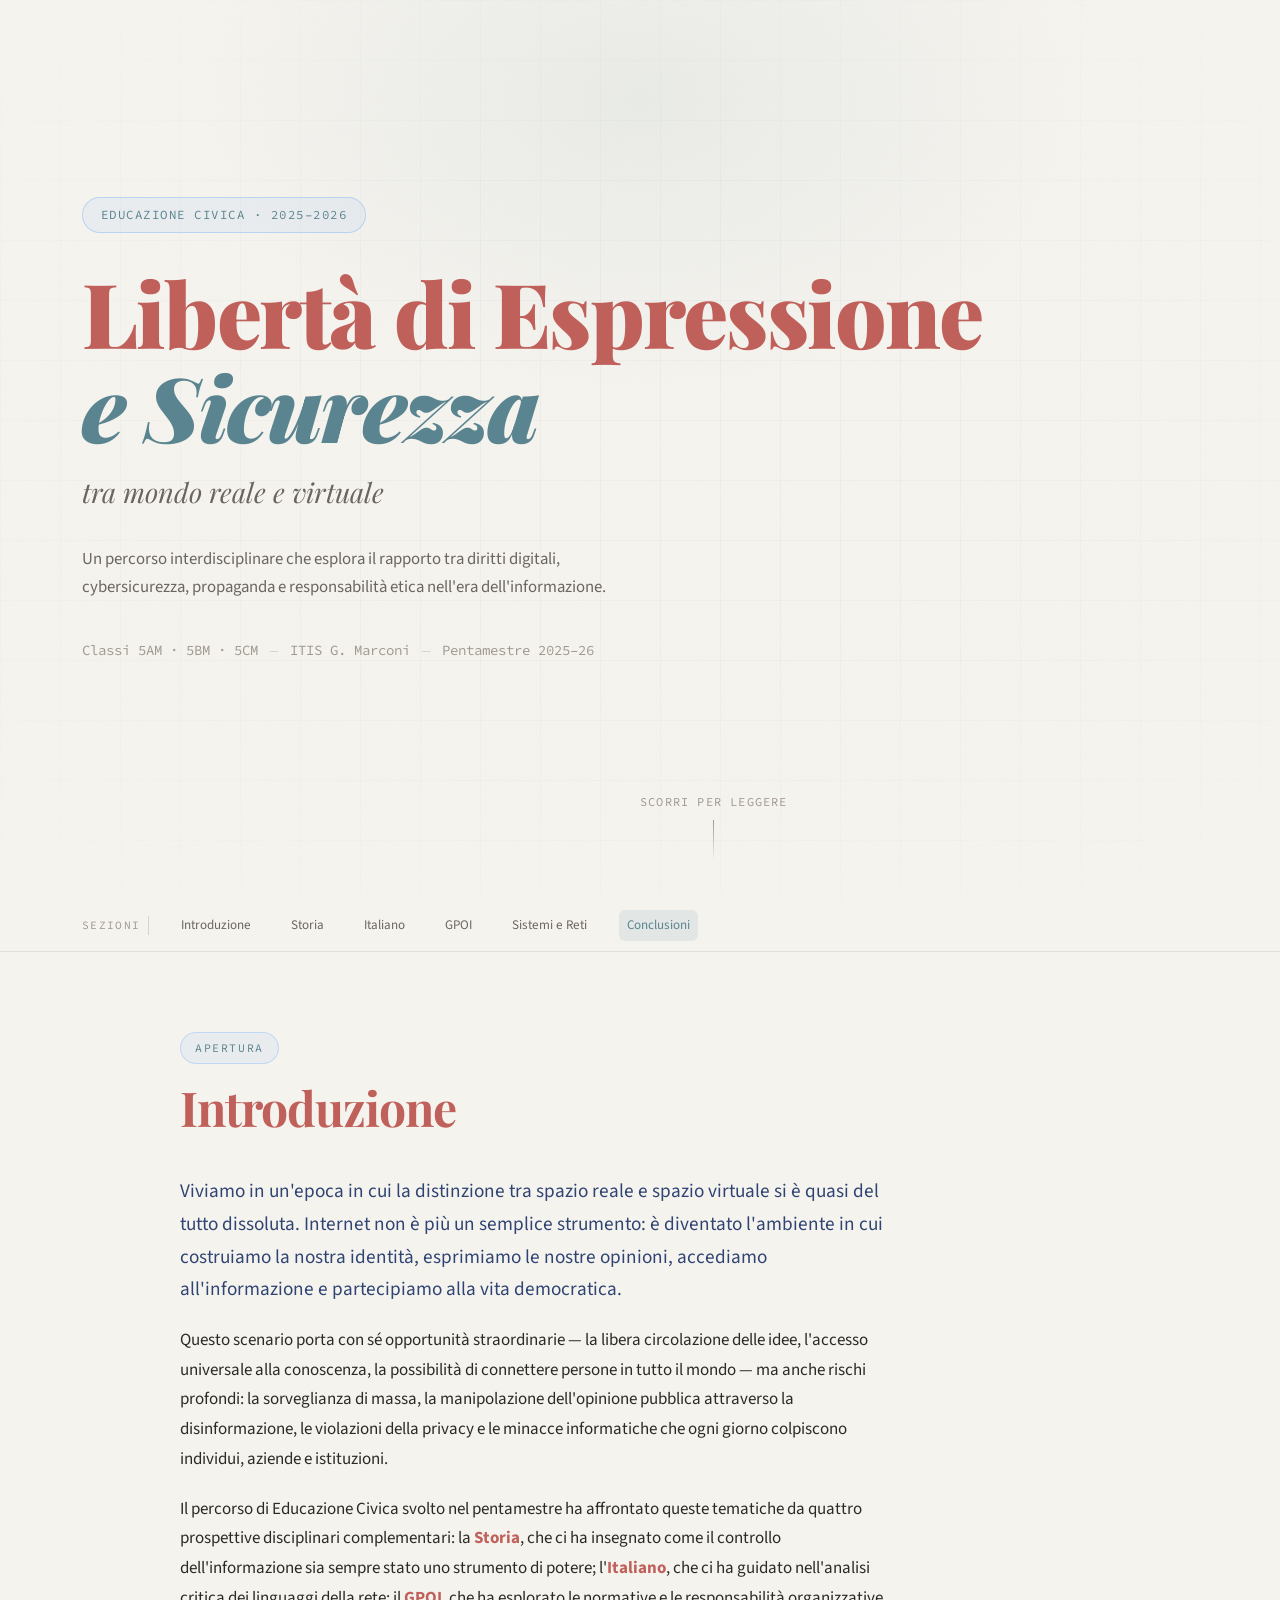
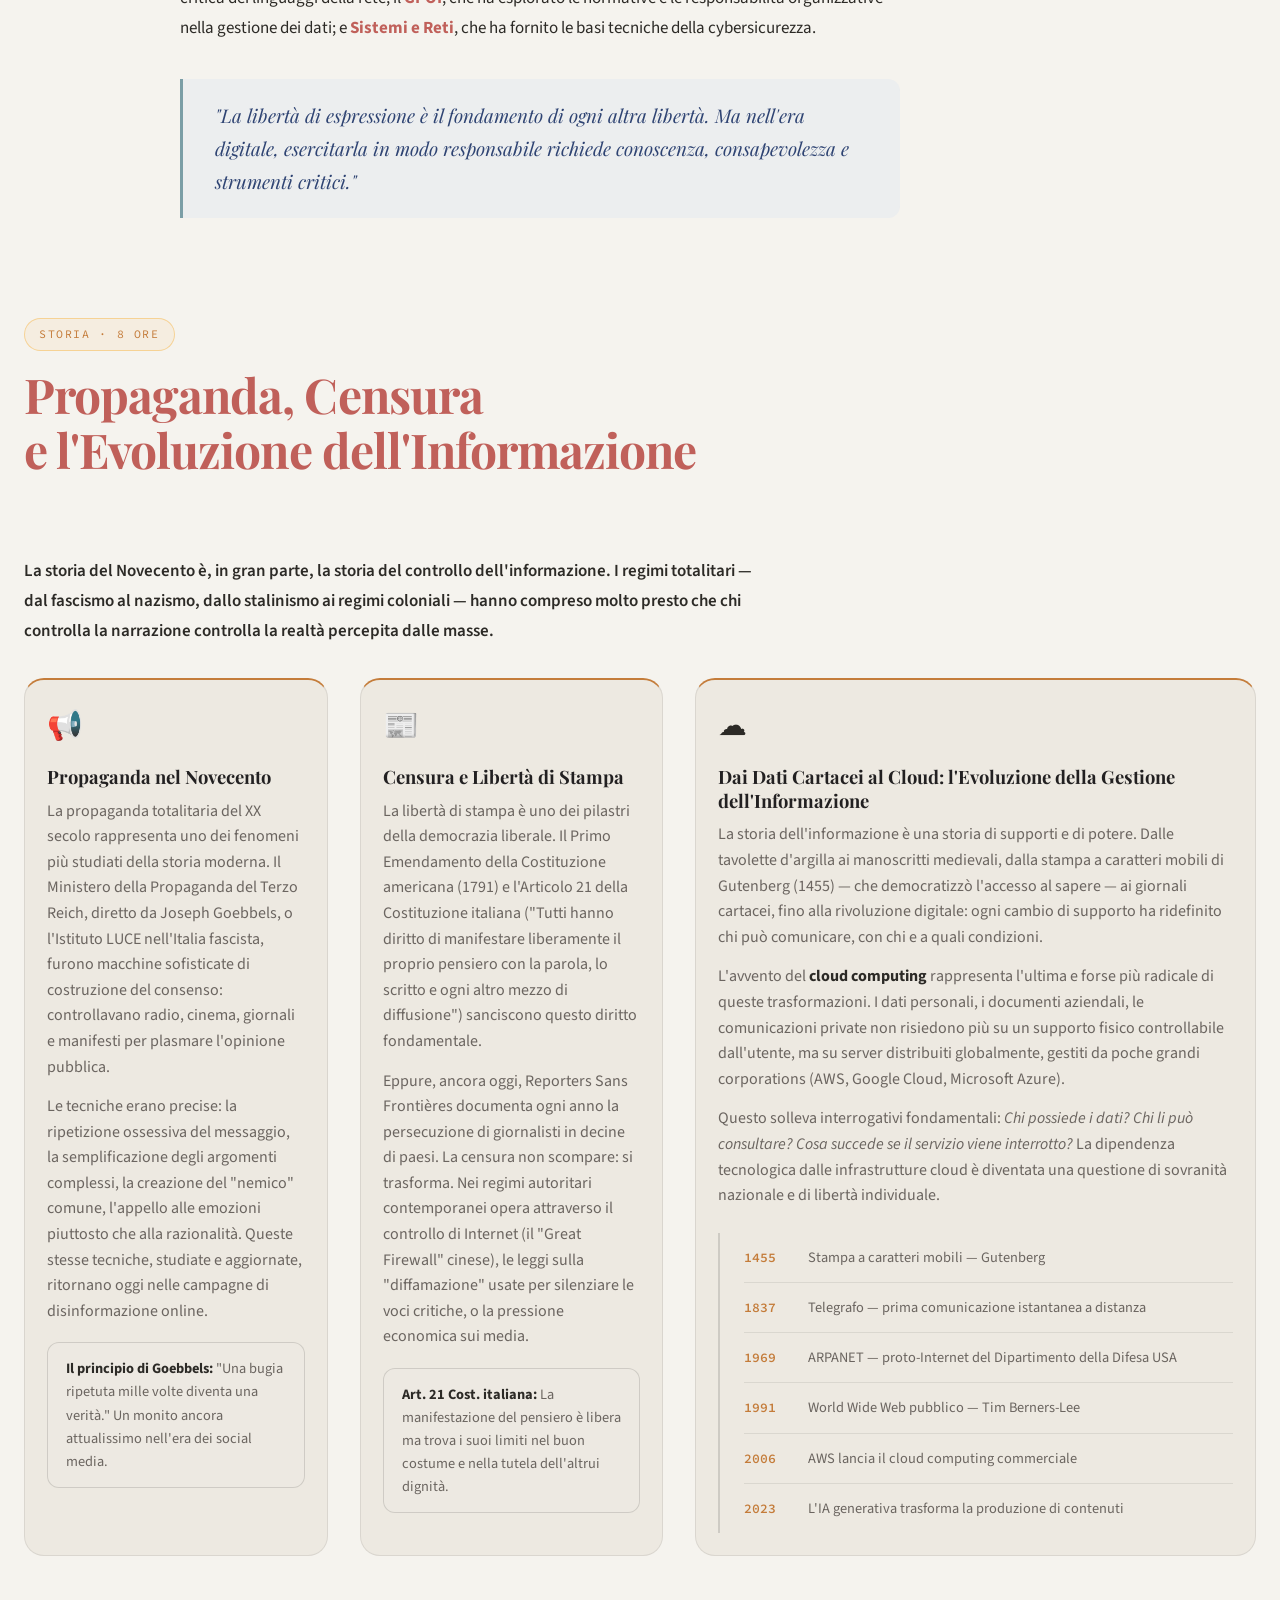
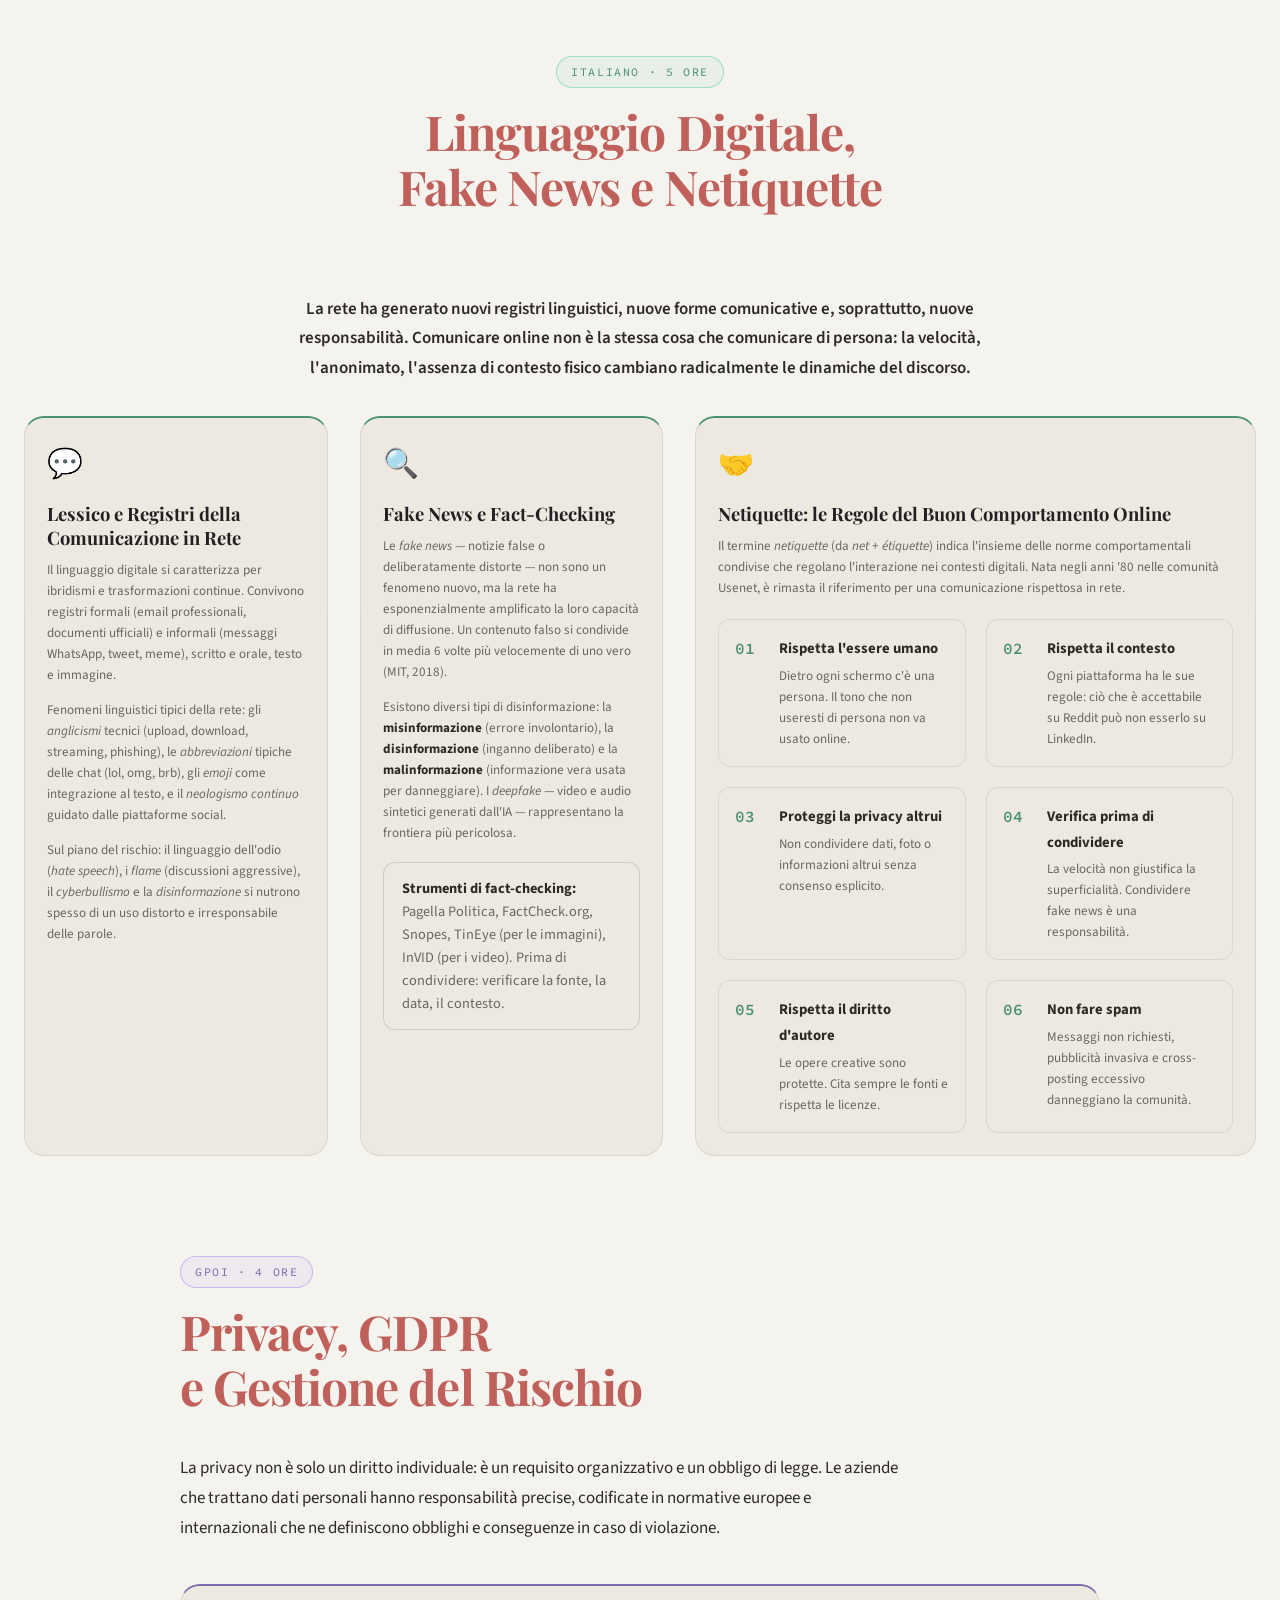
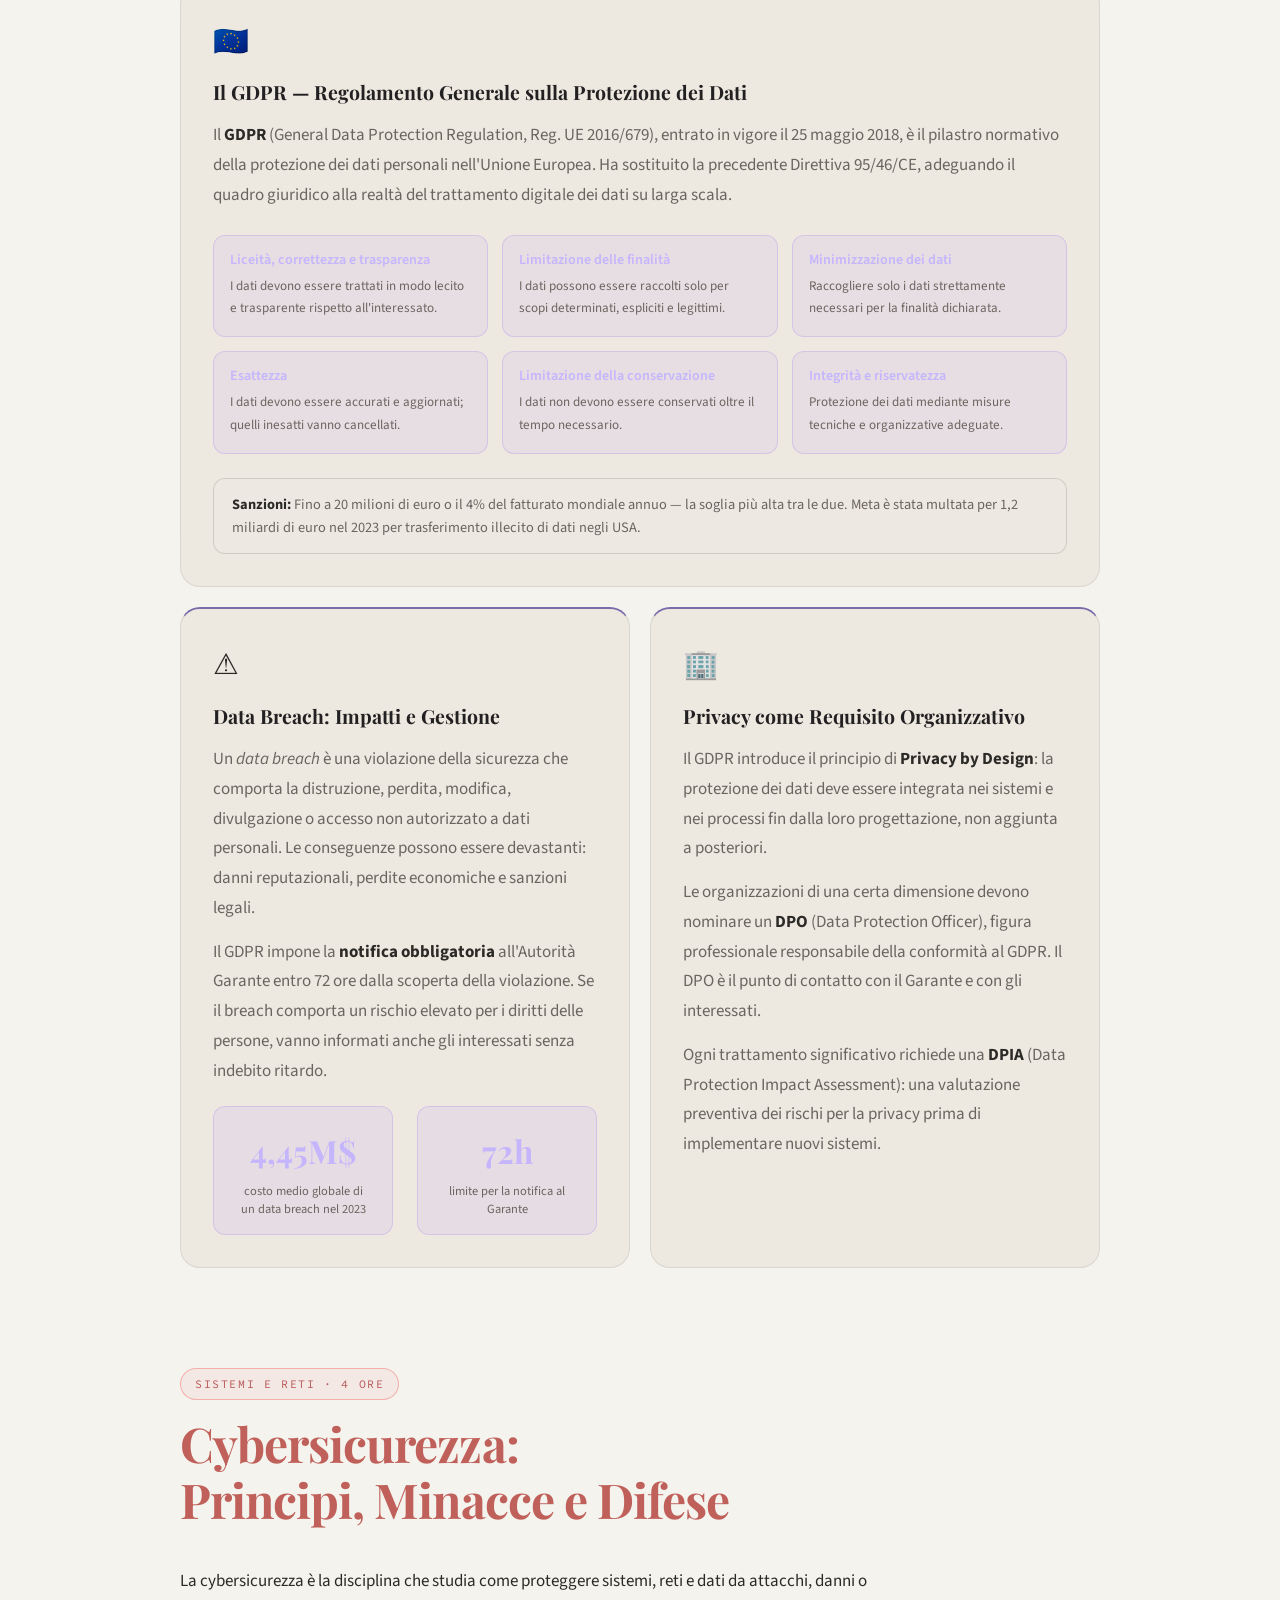
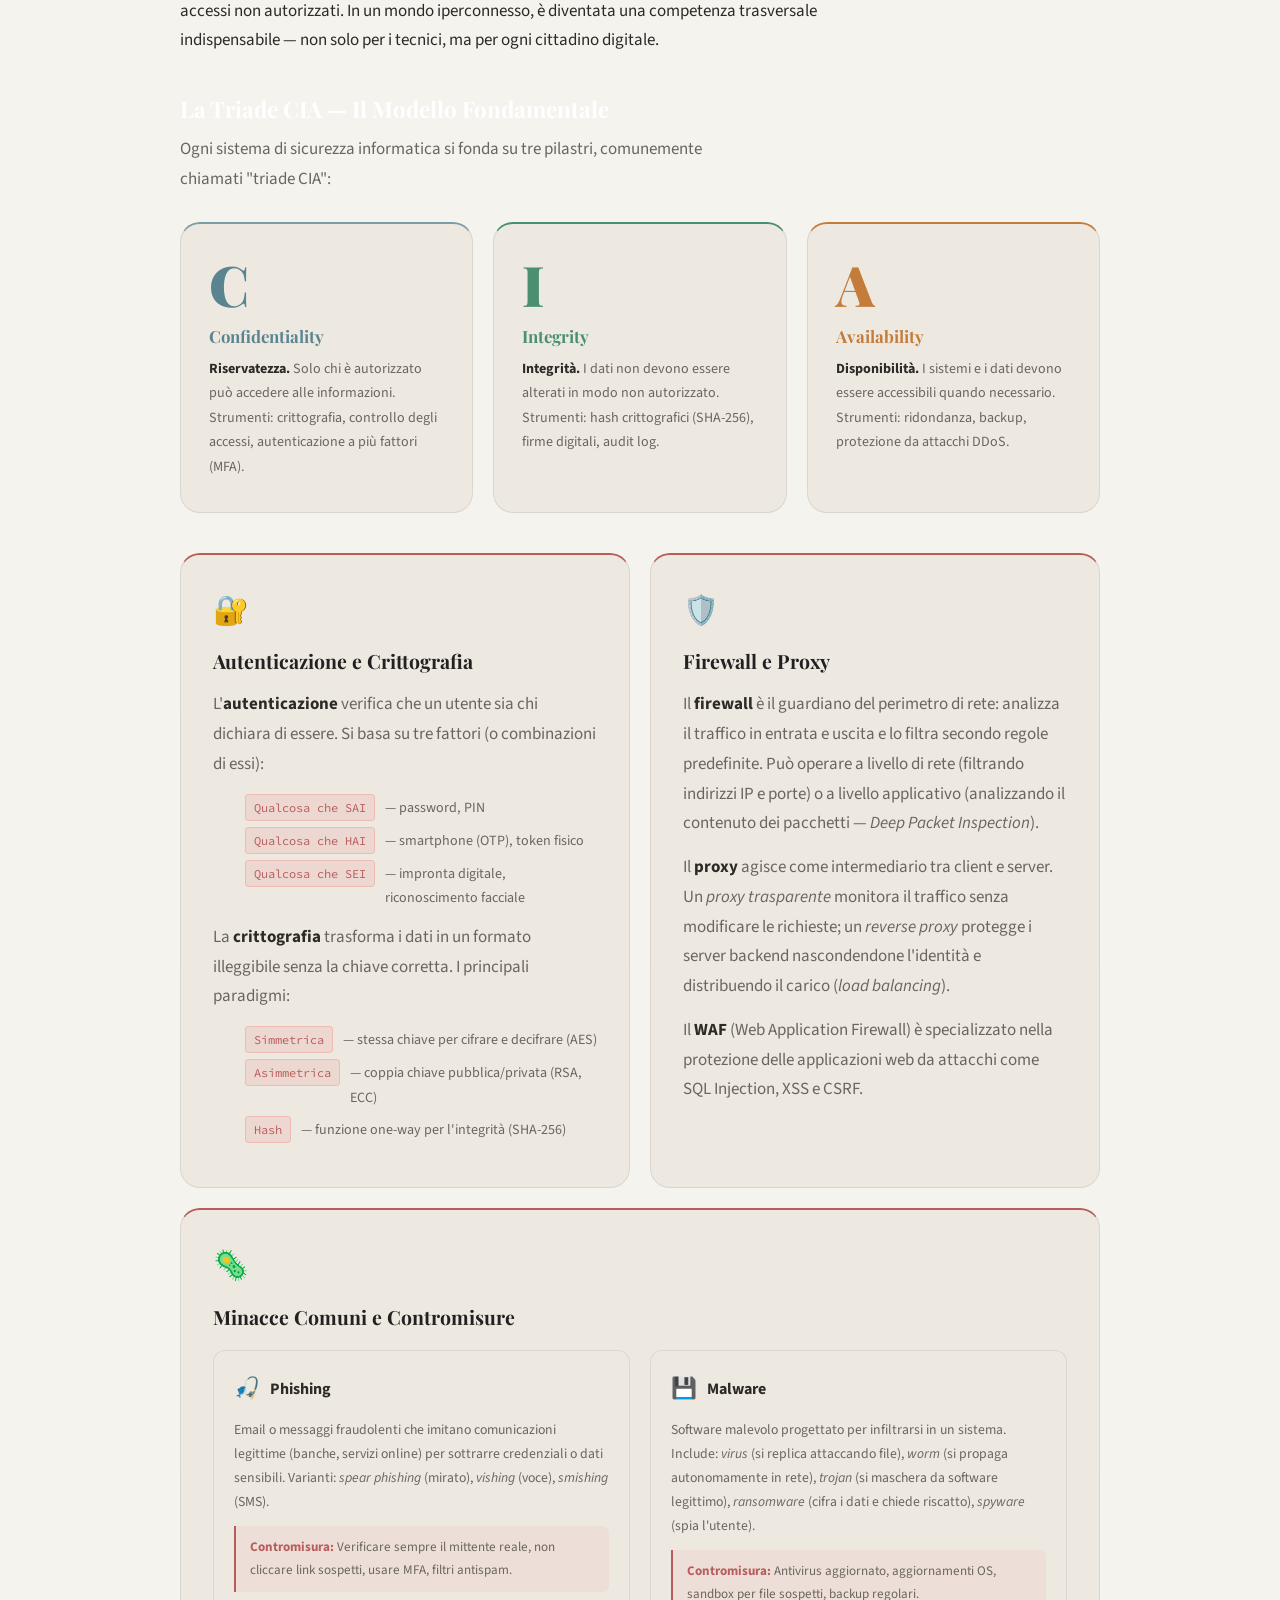
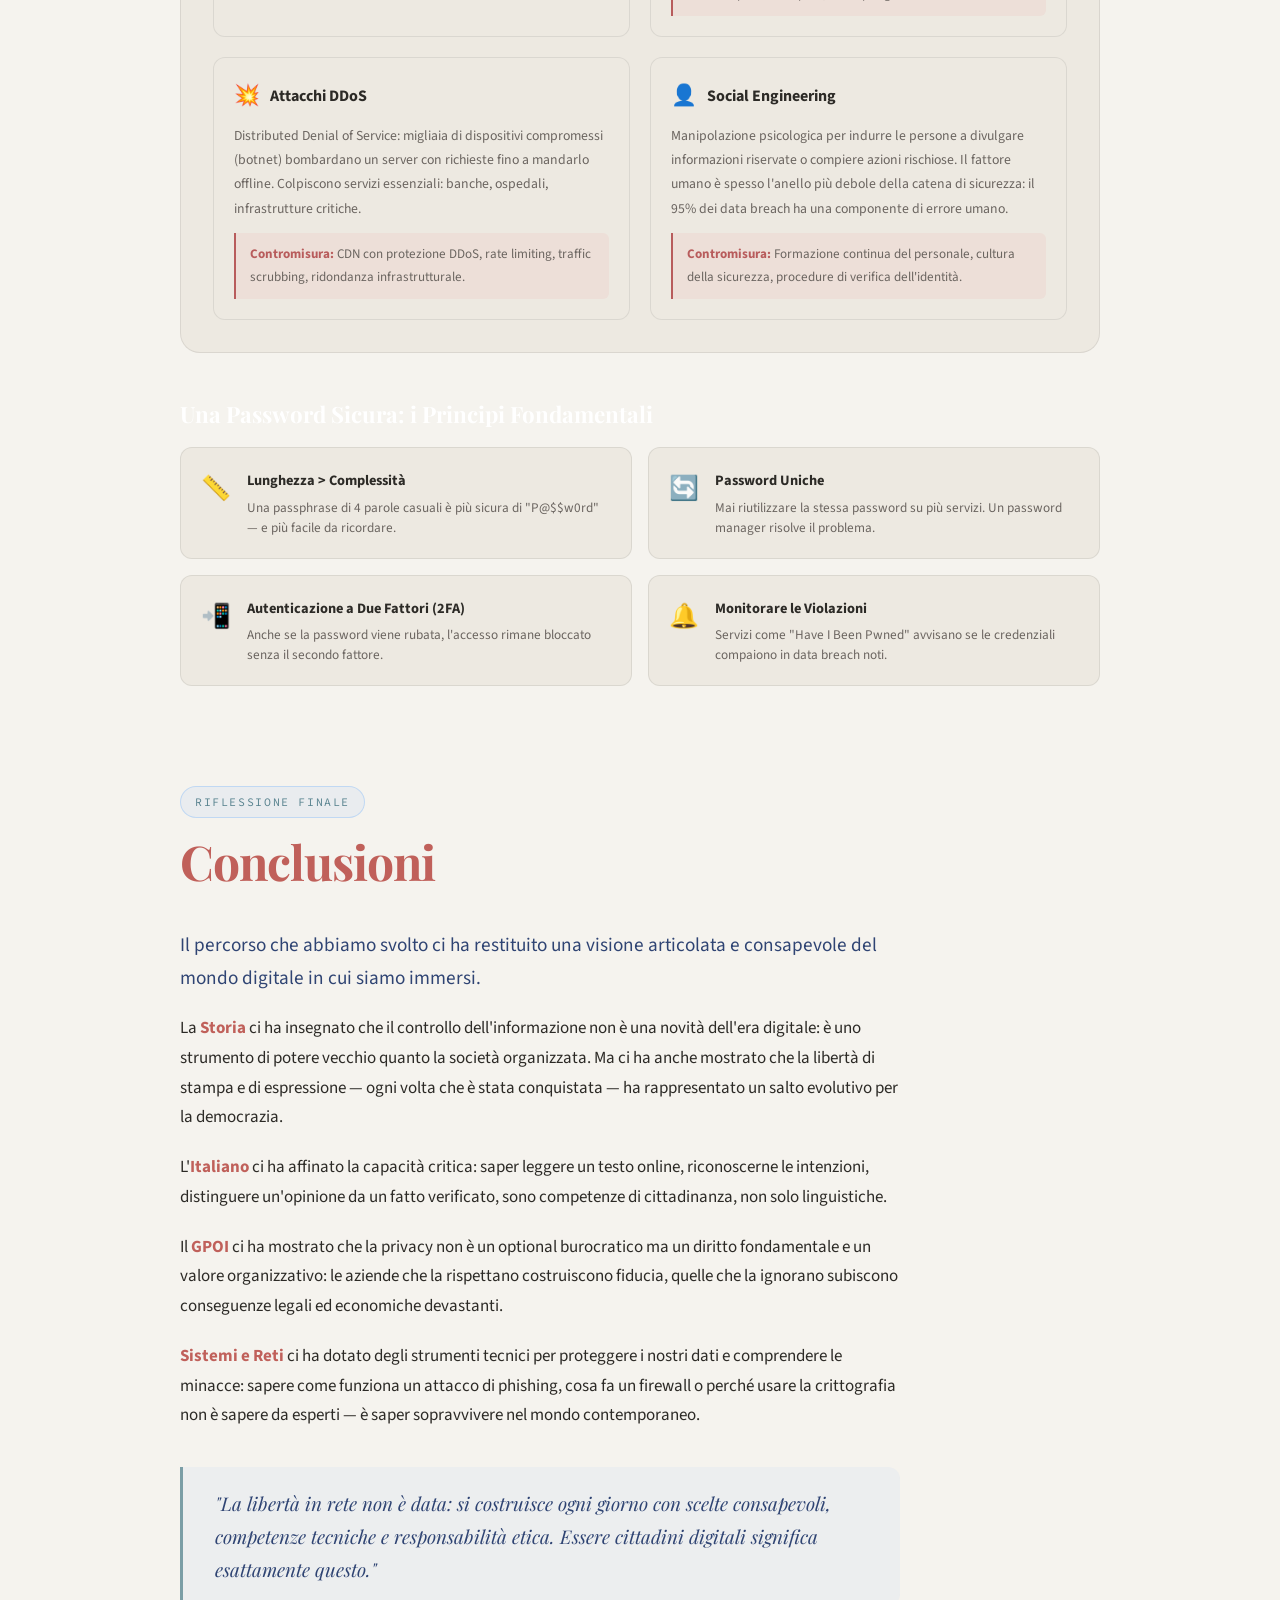
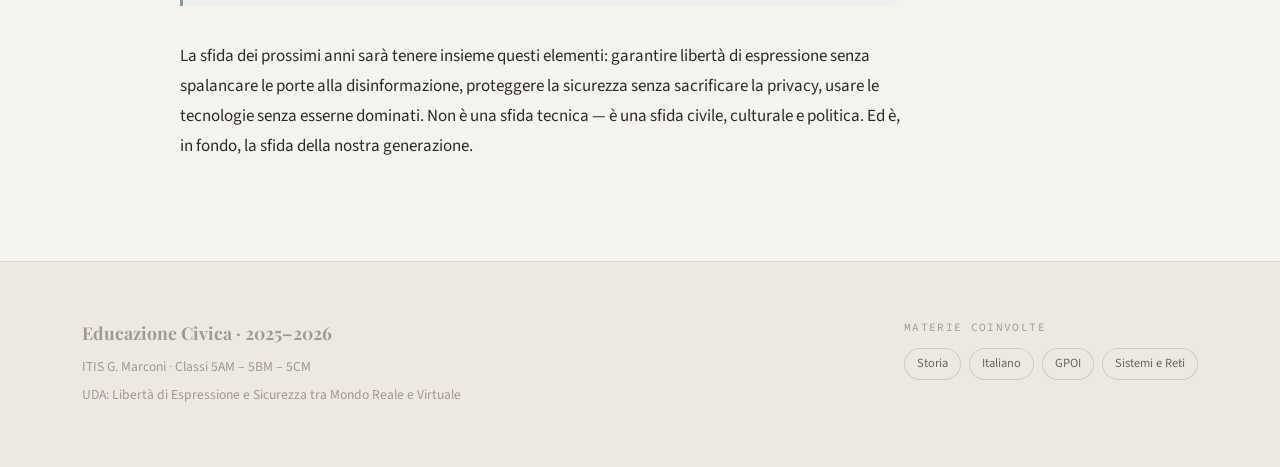
<file: edcivica/ed_civica.html>
<!DOCTYPE html>
<html lang="it">
<head>
  <meta charset="UTF-8" />
  <meta name="viewport" content="width=device-width, initial-scale=1.0" />
  <title>Libertà di Espressione e Sicurezza — Educazione Civica</title>
  <link rel="preconnect" href="https://fonts.googleapis.com" />
  <link rel="preconnect" href="https://fonts.gstatic.com" crossorigin />
  <link href="https://fonts.googleapis.com/css2?family=Playfair+Display:ital,wght@0,400;0,700;0,900;1,400;1,700&family=Source+Sans+3:ital,wght@0,300;0,400;0,600;1,300;1,400&family=Source+Code+Pro:wght@400;600&display=swap" rel="stylesheet" />
  <link rel="stylesheet" href="https://cdn.jsdelivr.net/npm/bootstrap@5.3.3/dist/css/bootstrap.min.css" />
  <link rel="stylesheet" href="style.css" />
</head>
<body>

  <!-- ░░ HERO ░░ -->
  <header class="hero">
    <div class="hero-noise"></div>
    <div class="hero-grid"></div>
    <div class="container hero-inner">
      <div class="hero-badge">Educazione Civica · 2025–2026</div>
      <h1 class="hero-title">
        Libertà di Espressione<br />
        <span class="accent">e Sicurezza</span>
      </h1>
      <p class="hero-sub">tra mondo reale e virtuale</p>
      <p class="hero-desc">
        Un percorso interdisciplinare che esplora il rapporto tra diritti digitali,
        cybersicurezza, propaganda e responsabilità etica nell'era dell'informazione.
      </p>
      <div class="hero-meta">
        <span>Classi 5AM · 5BM · 5CM</span>
        <span class="sep">—</span>
        <span>ITIS G. Marconi</span>
        <span class="sep">—</span>
        <span>Pentamestre 2025–26</span>
      </div>
    </div>
    <div class="hero-scroll-hint">
      <span>Scorri per leggere</span>
      <div class="scroll-arrow"></div>
    </div>
  </header>

  <!-- ░░ INDICE / TOC ░░ -->
  <nav class="toc-bar sticky-top">
    <div class="container d-flex align-items-center gap-4 flex-wrap">
      <span class="toc-label">Sezioni</span>
      <a href="#intro" class="toc-link">Introduzione</a>
      <a href="#storia" class="toc-link">Storia</a>
      <a href="#italiano" class="toc-link">Italiano</a>
      <a href="#gpoi" class="toc-link">GPOI</a>
      <a href="#sistemi" class="toc-link">Sistemi e Reti</a>
      <a href="#conclusioni" class="toc-link">Conclusioni</a>
    </div>
  </nav>

  <main class="container main-content">

    <!-- ░░ INTRODUZIONE ░░ -->
    <section id="intro" class="content-section">
      <div class="section-header">
        <div class="section-tag">Apertura</div>
        <h2 class="section-title">Introduzione</h2>
      </div>
      <div class="prose-block">
        <p class="lead-text">
          Viviamo in un'epoca in cui la distinzione tra spazio reale e spazio virtuale si è 
          quasi del tutto dissoluta. Internet non è più un semplice strumento: è diventato 
          l'ambiente in cui costruiamo la nostra identità, esprimiamo le nostre opinioni,
          accediamo all'informazione e partecipiamo alla vita democratica.
        </p>
        <p>
          Questo scenario porta con sé opportunità straordinarie — la libera circolazione 
          delle idee, l'accesso universale alla conoscenza, la possibilità di connettere 
          persone in tutto il mondo — ma anche rischi profondi: la sorveglianza di massa, 
          la manipolazione dell'opinione pubblica attraverso la disinformazione, le violazioni 
          della privacy e le minacce informatiche che ogni giorno colpiscono individui, 
          aziende e istituzioni.
        </p>
        <p>
          Il percorso di Educazione Civica svolto nel pentamestre ha affrontato queste 
          tematiche da quattro prospettive disciplinari complementari: la <strong>Storia</strong>, 
          che ci ha insegnato come il controllo dell'informazione sia sempre stato uno 
          strumento di potere; l'<strong>Italiano</strong>, che ci ha guidato nell'analisi 
          critica dei linguaggi della rete; il <strong>GPOI</strong>, che ha esplorato le 
          normative e le responsabilità organizzative nella gestione dei dati; e 
          <strong>Sistemi e Reti</strong>, che ha fornito le basi tecniche della cybersicurezza.
        </p>
        <blockquote class="pull-quote">
          "La libertà di espressione è il fondamento di ogni altra libertà. 
          Ma nell'era digitale, esercitarla in modo responsabile richiede 
          conoscenza, consapevolezza e strumenti critici."
        </blockquote>
      </div>
    </section>

    <!-- ░░ STORIA ░░ -->
    <section id="storia" class="content-section">
      <div class="section-header">
        <div class="section-tag tag-storia">Storia · 8 ore</div>
        <h2 class="section-title">Propaganda, Censura<br/>e l'Evoluzione dell'Informazione</h2>
      </div>

      <div class="prose-block">
        <p>
          La storia del Novecento è, in gran parte, la storia del controllo dell'informazione. 
          I regimi totalitari — dal fascismo al nazismo, dallo stalinismo ai regimi coloniali — 
          hanno compreso molto presto che chi controlla la narrazione controlla la realtà 
          percepita dalle masse.
        </p>
      </div>

      <div class="card-grid">
        <div class="topic-card card-storia">
          <div class="card-icon">📢</div>
          <h3>Propaganda nel Novecento</h3>
          <p>
            La propaganda totalitaria del XX secolo rappresenta uno dei fenomeni più studiati 
            della storia moderna. Il Ministero della Propaganda del Terzo Reich, diretto da 
            Joseph Goebbels, o l'Istituto LUCE nell'Italia fascista, furono macchine 
            sofisticate di costruzione del consenso: controllavano radio, cinema, giornali 
            e manifesti per plasmare l'opinione pubblica.
          </p>
          <p>
            Le tecniche erano precise: la ripetizione ossessiva del messaggio, la 
            semplificazione degli argomenti complessi, la creazione del "nemico" comune, 
            l'appello alle emozioni piuttosto che alla razionalità. Queste stesse tecniche, 
            studiate e aggiornate, ritornano oggi nelle campagne di disinformazione online.
          </p>
          <div class="card-highlight">
            <strong>Il principio di Goebbels:</strong> "Una bugia ripetuta mille volte 
            diventa una verità." Un monito ancora attualissimo nell'era dei social media.
          </div>
        </div>

        <div class="topic-card card-storia">
          <div class="card-icon">📰</div>
          <h3>Censura e Libertà di Stampa</h3>
          <p>
            La libertà di stampa è uno dei pilastri della democrazia liberale. 
            Il Primo Emendamento della Costituzione americana (1791) e l'Articolo 21 
            della Costituzione italiana ("Tutti hanno diritto di manifestare liberamente 
            il proprio pensiero con la parola, lo scritto e ogni altro mezzo di diffusione") 
            sanciscono questo diritto fondamentale.
          </p>
          <p>
            Eppure, ancora oggi, Reporters Sans Frontières documenta ogni anno la 
            persecuzione di giornalisti in decine di paesi. La censura non scompare: 
            si trasforma. Nei regimi autoritari contemporanei opera attraverso il controllo 
            di Internet (il "Great Firewall" cinese), le leggi sulla "diffamazione" usate 
            per silenziare le voci critiche, o la pressione economica sui media.
          </p>
          <div class="card-highlight">
            <strong>Art. 21 Cost. italiana:</strong> La manifestazione del pensiero è 
            libera ma trova i suoi limiti nel buon costume e nella tutela dell'altrui dignità.
          </div>
        </div>

        <div class="topic-card card-storia full-width">
          <div class="card-icon">☁️</div>
          <h3>Dai Dati Cartacei al Cloud: l'Evoluzione della Gestione dell'Informazione</h3>
          <p>
            La storia dell'informazione è una storia di supporti e di potere. Dalle tavolette 
            d'argilla ai manoscritti medievali, dalla stampa a caratteri mobili di Gutenberg 
            (1455) — che democratizzò l'accesso al sapere — ai giornali cartacei, fino alla 
            rivoluzione digitale: ogni cambio di supporto ha ridefinito chi può comunicare, 
            con chi e a quali condizioni.
          </p>
          <p>
            L'avvento del <strong>cloud computing</strong> rappresenta l'ultima e forse più 
            radicale di queste trasformazioni. I dati personali, i documenti aziendali, 
            le comunicazioni private non risiedono più su un supporto fisico controllabile 
            dall'utente, ma su server distribuiti globalmente, gestiti da poche grandi 
            corporations (AWS, Google Cloud, Microsoft Azure). 
          </p>
          <p>
            Questo solleva interrogativi fondamentali: <em>Chi possiede i dati?</em> 
            <em>Chi li può consultare?</em> <em>Cosa succede se il servizio viene 
            interrotto?</em> La dipendenza tecnologica dalle infrastrutture cloud è 
            diventata una questione di sovranità nazionale e di libertà individuale.
          </p>
          <div class="timeline">
            <div class="timeline-item">
              <span class="t-year">1455</span>
              <span class="t-event">Stampa a caratteri mobili — Gutenberg</span>
            </div>
            <div class="timeline-item">
              <span class="t-year">1837</span>
              <span class="t-event">Telegrafo — prima comunicazione istantanea a distanza</span>
            </div>
            <div class="timeline-item">
              <span class="t-year">1969</span>
              <span class="t-event">ARPANET — proto-Internet del Dipartimento della Difesa USA</span>
            </div>
            <div class="timeline-item">
              <span class="t-year">1991</span>
              <span class="t-event">World Wide Web pubblico — Tim Berners-Lee</span>
            </div>
            <div class="timeline-item">
              <span class="t-year">2006</span>
              <span class="t-event">AWS lancia il cloud computing commerciale</span>
            </div>
            <div class="timeline-item">
              <span class="t-year">2023</span>
              <span class="t-event">L'IA generativa trasforma la produzione di contenuti</span>
            </div>
          </div>
        </div>
      </div>
    </section>

    <!-- ░░ ITALIANO ░░ -->
    <section id="italiano" class="content-section">
      <div class="section-header">
        <div class="section-tag tag-italiano">Italiano · 5 ore</div>
        <h2 class="section-title">Linguaggio Digitale,<br/>Fake News e Netiquette</h2>
      </div>

      <div class="prose-block">
        <p>
          La rete ha generato nuovi registri linguistici, nuove forme comunicative e, 
          soprattutto, nuove responsabilità. Comunicare online non è la stessa cosa che 
          comunicare di persona: la velocità, l'anonimato, l'assenza di contesto fisico 
          cambiano radicalmente le dinamiche del discorso.
        </p>
      </div>

      <div class="card-grid">
        <div class="topic-card card-italiano">
          <div class="card-icon">💬</div>
          <h3>Lessico e Registri della Comunicazione in Rete</h3>
          <p>
            Il linguaggio digitale si caratterizza per ibridismi e trasformazioni continue. 
            Convivono registri formali (email professionali, documenti ufficiali) e 
            informali (messaggi WhatsApp, tweet, meme), scritto e orale, testo e immagine.
          </p>
          <p>
            Fenomeni linguistici tipici della rete: gli <em>anglicismi</em> tecnici 
            (upload, download, streaming, phishing), le <em>abbreviazioni</em> tipiche 
            delle chat (lol, omg, brb), gli <em>emoji</em> come integrazione al testo,
            e il <em>neologismo continuo</em> guidato dalle piattaforme social.
          </p>
          <p>
            Sul piano del rischio: il linguaggio dell'odio (<em>hate speech</em>), 
            i <em>flame</em> (discussioni aggressive), il <em>cyberbullismo</em> e 
            la <em>disinformazione</em> si nutrono spesso di un uso distorto e 
            irresponsabile delle parole.
          </p>
        </div>

        <div class="topic-card card-italiano">
          <div class="card-icon">🔍</div>
          <h3>Fake News e Fact-Checking</h3>
          <p>
            Le <em>fake news</em> — notizie false o deliberatamente distorte — non sono 
            un fenomeno nuovo, ma la rete ha esponenzialmente amplificato la loro 
            capacità di diffusione. Un contenuto falso si condivide in media 6 volte più 
            velocemente di uno vero (MIT, 2018).
          </p>
          <p>
            Esistono diversi tipi di disinformazione: la <strong>misinformazione</strong> 
            (errore involontario), la <strong>disinformazione</strong> (inganno 
            deliberato) e la <strong>malinformazione</strong> (informazione vera usata 
            per danneggiare). I <em>deepfake</em> — video e audio sintetici generati 
            dall'IA — rappresentano la frontiera più pericolosa.
          </p>
          <div class="card-highlight">
            <strong>Strumenti di fact-checking:</strong> Pagella Politica, 
            FactCheck.org, Snopes, TinEye (per le immagini), InVID (per i video). 
            Prima di condividere: verificare la fonte, la data, il contesto.
          </div>
        </div>

        <div class="topic-card card-italiano full-width">
          <div class="card-icon">🤝</div>
          <h3>Netiquette: le Regole del Buon Comportamento Online</h3>
          <p>
            Il termine <em>netiquette</em> (da <em>net</em> + <em>étiquette</em>) 
            indica l'insieme delle norme comportamentali condivise che regolano 
            l'interazione nei contesti digitali. Nata negli anni '80 nelle comunità 
            Usenet, è rimasta il riferimento per una comunicazione rispettosa in rete.
          </p>
          <div class="rules-grid">
            <div class="rule-item">
              <span class="rule-num">01</span>
              <div>
                <strong>Rispetta l'essere umano</strong>
                <p>Dietro ogni schermo c'è una persona. Il tono che non useresti di persona non va usato online.</p>
              </div>
            </div>
            <div class="rule-item">
              <span class="rule-num">02</span>
              <div>
                <strong>Rispetta il contesto</strong>
                <p>Ogni piattaforma ha le sue regole: ciò che è accettabile su Reddit può non esserlo su LinkedIn.</p>
              </div>
            </div>
            <div class="rule-item">
              <span class="rule-num">03</span>
              <div>
                <strong>Proteggi la privacy altrui</strong>
                <p>Non condividere dati, foto o informazioni altrui senza consenso esplicito.</p>
              </div>
            </div>
            <div class="rule-item">
              <span class="rule-num">04</span>
              <div>
                <strong>Verifica prima di condividere</strong>
                <p>La velocità non giustifica la superficialità. Condividere fake news è una responsabilità.</p>
              </div>
            </div>
            <div class="rule-item">
              <span class="rule-num">05</span>
              <div>
                <strong>Rispetta il diritto d'autore</strong>
                <p>Le opere creative sono protette. Cita sempre le fonti e rispetta le licenze.</p>
              </div>
            </div>
            <div class="rule-item">
              <span class="rule-num">06</span>
              <div>
                <strong>Non fare spam</strong>
                <p>Messaggi non richiesti, pubblicità invasiva e cross-posting eccessivo danneggiano la comunità.</p>
              </div>
            </div>
          </div>
        </div>
      </div>
    </section>

    <!-- ░░ GPOI ░░ -->
    <section id="gpoi" class="content-section">
      <div class="section-header">
        <div class="section-tag tag-gpoi">GPOI · 4 ore</div>
        <h2 class="section-title">Privacy, GDPR<br/>e Gestione del Rischio</h2>
      </div>

      <div class="prose-block">
        <p>
          La privacy non è solo un diritto individuale: è un requisito organizzativo 
          e un obbligo di legge. Le aziende che trattano dati personali hanno 
          responsabilità precise, codificate in normative europee e internazionali 
          che ne definiscono obblighi e conseguenze in caso di violazione.
        </p>
      </div>

      <div class="card-grid">
        <div class="topic-card card-gpoi full-width">
          <div class="card-icon">🇪🇺</div>
          <h3>Il GDPR — Regolamento Generale sulla Protezione dei Dati</h3>
          <p>
            Il <strong>GDPR</strong> (General Data Protection Regulation, Reg. UE 2016/679), 
            entrato in vigore il 25 maggio 2018, è il pilastro normativo della protezione 
            dei dati personali nell'Unione Europea. Ha sostituito la precedente Direttiva 
            95/46/CE, adeguando il quadro giuridico alla realtà del trattamento digitale 
            dei dati su larga scala.
          </p>
          <div class="gdpr-principles">
            <div class="principle">
              <h4>Liceità, correttezza e trasparenza</h4>
              <p>I dati devono essere trattati in modo lecito e trasparente rispetto all'interessato.</p>
            </div>
            <div class="principle">
              <h4>Limitazione delle finalità</h4>
              <p>I dati possono essere raccolti solo per scopi determinati, espliciti e legittimi.</p>
            </div>
            <div class="principle">
              <h4>Minimizzazione dei dati</h4>
              <p>Raccogliere solo i dati strettamente necessari per la finalità dichiarata.</p>
            </div>
            <div class="principle">
              <h4>Esattezza</h4>
              <p>I dati devono essere accurati e aggiornati; quelli inesatti vanno cancellati.</p>
            </div>
            <div class="principle">
              <h4>Limitazione della conservazione</h4>
              <p>I dati non devono essere conservati oltre il tempo necessario.</p>
            </div>
            <div class="principle">
              <h4>Integrità e riservatezza</h4>
              <p>Protezione dei dati mediante misure tecniche e organizzative adeguate.</p>
            </div>
          </div>
          <div class="card-highlight">
            <strong>Sanzioni:</strong> Fino a 20 milioni di euro o il 4% del fatturato 
            mondiale annuo — la soglia più alta tra le due. Meta è stata multata per 
            1,2 miliardi di euro nel 2023 per trasferimento illecito di dati negli USA.
          </div>
        </div>

        <div class="topic-card card-gpoi">
          <div class="card-icon">⚠️</div>
          <h3>Data Breach: Impatti e Gestione</h3>
          <p>
            Un <em>data breach</em> è una violazione della sicurezza che comporta 
            la distruzione, perdita, modifica, divulgazione o accesso non autorizzato 
            a dati personali. Le conseguenze possono essere devastanti: danni reputazionali, 
            perdite economiche e sanzioni legali.
          </p>
          <p>
            Il GDPR impone la <strong>notifica obbligatoria</strong> all'Autorità 
            Garante entro 72 ore dalla scoperta della violazione. Se il breach 
            comporta un rischio elevato per i diritti delle persone, vanno informati 
            anche gli interessati senza indebito ritardo.
          </p>
          <div class="stat-block">
            <div class="stat">
              <span class="stat-num">4,45M$</span>
              <span class="stat-label">costo medio globale di un data breach nel 2023</span>
            </div>
            <div class="stat">
              <span class="stat-num">72h</span>
              <span class="stat-label">limite per la notifica al Garante</span>
            </div>
          </div>
        </div>

        <div class="topic-card card-gpoi">
          <div class="card-icon">🏢</div>
          <h3>Privacy come Requisito Organizzativo</h3>
          <p>
            Il GDPR introduce il principio di <strong>Privacy by Design</strong>: 
            la protezione dei dati deve essere integrata nei sistemi e nei processi 
            fin dalla loro progettazione, non aggiunta a posteriori.
          </p>
          <p>
            Le organizzazioni di una certa dimensione devono nominare un 
            <strong>DPO</strong> (Data Protection Officer), figura professionale 
            responsabile della conformità al GDPR. Il DPO è il punto di contatto 
            con il Garante e con gli interessati.
          </p>
          <p>
            Ogni trattamento significativo richiede una 
            <strong>DPIA</strong> (Data Protection Impact Assessment): una valutazione 
            preventiva dei rischi per la privacy prima di implementare nuovi sistemi.
          </p>
        </div>
      </div>
    </section>

    <!-- ░░ SISTEMI E RETI ░░ -->
    <section id="sistemi" class="content-section">
      <div class="section-header">
        <div class="section-tag tag-sistemi">Sistemi e Reti · 4 ore</div>
        <h2 class="section-title">Cybersicurezza:<br/>Principi, Minacce e Difese</h2>
      </div>

      <div class="prose-block">
        <p>
          La cybersicurezza è la disciplina che studia come proteggere sistemi, 
          reti e dati da attacchi, danni o accessi non autorizzati. In un mondo 
          iperconnesso, è diventata una competenza trasversale indispensabile — 
          non solo per i tecnici, ma per ogni cittadino digitale.
        </p>
      </div>

      <!-- CIA TRIAD -->
      <div class="cia-triad-wrapper">
        <h3 class="sub-heading">La Triade CIA — Il Modello Fondamentale</h3>
        <p class="cia-desc">
          Ogni sistema di sicurezza informatica si fonda su tre pilastri, 
          comunemente chiamati "triade CIA":
        </p>
        <div class="cia-triad">
          <div class="cia-item cia-c">
            <div class="cia-letter">C</div>
            <h4>Confidentiality</h4>
            <p>
              <strong>Riservatezza.</strong> Solo chi è autorizzato può accedere 
              alle informazioni. Strumenti: crittografia, controllo degli accessi, 
              autenticazione a più fattori (MFA).
            </p>
          </div>
          <div class="cia-item cia-i">
            <div class="cia-letter">I</div>
            <h4>Integrity</h4>
            <p>
              <strong>Integrità.</strong> I dati non devono essere alterati 
              in modo non autorizzato. Strumenti: hash crittografici (SHA-256), 
              firme digitali, audit log.
            </p>
          </div>
          <div class="cia-item cia-a">
            <div class="cia-letter">A</div>
            <h4>Availability</h4>
            <p>
              <strong>Disponibilità.</strong> I sistemi e i dati devono essere 
              accessibili quando necessario. Strumenti: ridondanza, backup, 
              protezione da attacchi DDoS.
            </p>
          </div>
        </div>
      </div>

      <div class="card-grid">
        <div class="topic-card card-sistemi">
          <div class="card-icon">🔐</div>
          <h3>Autenticazione e Crittografia</h3>
          <p>
            L'<strong>autenticazione</strong> verifica che un utente sia chi dichiara 
            di essere. Si basa su tre fattori (o combinazioni di essi):
          </p>
          <ul class="tech-list">
            <li><span class="factor">Qualcosa che SAI</span> — password, PIN</li>
            <li><span class="factor">Qualcosa che HAI</span> — smartphone (OTP), token fisico</li>
            <li><span class="factor">Qualcosa che SEI</span> — impronta digitale, riconoscimento facciale</li>
          </ul>
          <p>
            La <strong>crittografia</strong> trasforma i dati in un formato 
            illeggibile senza la chiave corretta. I principali paradigmi:
          </p>
          <ul class="tech-list">
            <li><span class="factor">Simmetrica</span> — stessa chiave per cifrare e decifrare (AES)</li>
            <li><span class="factor">Asimmetrica</span> — coppia chiave pubblica/privata (RSA, ECC)</li>
            <li><span class="factor">Hash</span> — funzione one-way per l'integrità (SHA-256)</li>
          </ul>
        </div>

        <div class="topic-card card-sistemi">
          <div class="card-icon">🛡️</div>
          <h3>Firewall e Proxy</h3>
          <p>
            Il <strong>firewall</strong> è il guardiano del perimetro di rete: 
            analizza il traffico in entrata e uscita e lo filtra secondo regole 
            predefinite. Può operare a livello di rete (filtrando indirizzi IP e porte) 
            o a livello applicativo (analizzando il contenuto dei pacchetti — 
            <em>Deep Packet Inspection</em>).
          </p>
          <p>
            Il <strong>proxy</strong> agisce come intermediario tra client e server. 
            Un <em>proxy trasparente</em> monitora il traffico senza modificare le richieste; 
            un <em>reverse proxy</em> protegge i server backend nascondendone 
            l'identità e distribuendo il carico (<em>load balancing</em>).
          </p>
          <p>
            Il <strong>WAF</strong> (Web Application Firewall) è specializzato 
            nella protezione delle applicazioni web da attacchi come SQL Injection, 
            XSS e CSRF.
          </p>
        </div>

        <div class="topic-card card-sistemi full-width">
          <div class="card-icon">🦠</div>
          <h3>Minacce Comuni e Contromisure</h3>
          <div class="threats-grid">
            <div class="threat-item">
              <div class="threat-header">
                <span class="threat-icon">🎣</span>
                <strong>Phishing</strong>
              </div>
              <p>
                Email o messaggi fraudolenti che imitano comunicazioni legittime 
                (banche, servizi online) per sottrarre credenziali o dati sensibili. 
                Varianti: <em>spear phishing</em> (mirato), <em>vishing</em> (voce), 
                <em>smishing</em> (SMS).
              </p>
              <div class="countermeasure">
                <strong>Contromisura:</strong> Verificare sempre il mittente reale, 
                non cliccare link sospetti, usare MFA, filtri antispam.
              </div>
            </div>
            <div class="threat-item">
              <div class="threat-header">
                <span class="threat-icon">💾</span>
                <strong>Malware</strong>
              </div>
              <p>
                Software malevolo progettato per infiltrarsi in un sistema. 
                Include: <em>virus</em> (si replica attaccando file), 
                <em>worm</em> (si propaga autonomamente in rete), 
                <em>trojan</em> (si maschera da software legittimo), 
                <em>ransomware</em> (cifra i dati e chiede riscatto), 
                <em>spyware</em> (spia l'utente).
              </p>
              <div class="countermeasure">
                <strong>Contromisura:</strong> Antivirus aggiornato, 
                aggiornamenti OS, sandbox per file sospetti, backup regolari.
              </div>
            </div>
            <div class="threat-item">
              <div class="threat-header">
                <span class="threat-icon">💥</span>
                <strong>Attacchi DDoS</strong>
              </div>
              <p>
                Distributed Denial of Service: migliaia di dispositivi compromessi 
                (botnet) bombardano un server con richieste fino a mandarlo offline. 
                Colpiscono servizi essenziali: banche, ospedali, infrastrutture critiche.
              </p>
              <div class="countermeasure">
                <strong>Contromisura:</strong> CDN con protezione DDoS, 
                rate limiting, traffic scrubbing, ridondanza infrastrutturale.
              </div>
            </div>
            <div class="threat-item">
              <div class="threat-header">
                <span class="threat-icon">👤</span>
                <strong>Social Engineering</strong>
              </div>
              <p>
                Manipolazione psicologica per indurre le persone a divulgare 
                informazioni riservate o compiere azioni rischiose. Il fattore 
                umano è spesso l'anello più debole della catena di sicurezza: 
                il 95% dei data breach ha una componente di errore umano.
              </p>
              <div class="countermeasure">
                <strong>Contromisura:</strong> Formazione continua del personale, 
                cultura della sicurezza, procedure di verifica dell'identità.
              </div>
            </div>
          </div>
        </div>
      </div>

      <!-- Password Security -->
      <div class="password-section">
        <h3 class="sub-heading">Una Password Sicura: i Principi Fondamentali</h3>
        <div class="password-tips">
          <div class="pw-tip">
            <span class="pw-icon">📏</span>
            <div>
              <strong>Lunghezza &gt; Complessità</strong>
              <p>Una passphrase di 4 parole casuali è più sicura di "P@$$w0rd" — e più facile da ricordare.</p>
            </div>
          </div>
          <div class="pw-tip">
            <span class="pw-icon">🔄</span>
            <div>
              <strong>Password Uniche</strong>
              <p>Mai riutilizzare la stessa password su più servizi. Un password manager risolve il problema.</p>
            </div>
          </div>
          <div class="pw-tip">
            <span class="pw-icon">📲</span>
            <div>
              <strong>Autenticazione a Due Fattori (2FA)</strong>
              <p>Anche se la password viene rubata, l'accesso rimane bloccato senza il secondo fattore.</p>
            </div>
          </div>
          <div class="pw-tip">
            <span class="pw-icon">🔔</span>
            <div>
              <strong>Monitorare le Violazioni</strong>
              <p>Servizi come "Have I Been Pwned" avvisano se le credenziali compaiono in data breach noti.</p>
            </div>
          </div>
        </div>
      </div>
    </section>

    <!-- ░░ CONCLUSIONI ░░ -->
    <section id="conclusioni" class="content-section">
      <div class="section-header">
        <div class="section-tag">Riflessione finale</div>
        <h2 class="section-title">Conclusioni</h2>
      </div>
      <div class="prose-block">
        <p class="lead-text">
          Il percorso che abbiamo svolto ci ha restituito una visione articolata e 
          consapevole del mondo digitale in cui siamo immersi.
        </p>
        <p>
          La <strong>Storia</strong> ci ha insegnato che il controllo dell'informazione 
          non è una novità dell'era digitale: è uno strumento di potere vecchio quanto la 
          società organizzata. Ma ci ha anche mostrato che la libertà di stampa e di 
          espressione — ogni volta che è stata conquistata — ha rappresentato un salto 
          evolutivo per la democrazia.
        </p>
        <p>
          L'<strong>Italiano</strong> ci ha affinato la capacità critica: saper leggere 
          un testo online, riconoscerne le intenzioni, distinguere un'opinione da un fatto 
          verificato, sono competenze di cittadinanza, non solo linguistiche.
        </p>
        <p>
          Il <strong>GPOI</strong> ci ha mostrato che la privacy non è un optional 
          burocratico ma un diritto fondamentale e un valore organizzativo: le aziende 
          che la rispettano costruiscono fiducia, quelle che la ignorano subiscono 
          conseguenze legali ed economiche devastanti.
        </p>
        <p>
          <strong>Sistemi e Reti</strong> ci ha dotato degli strumenti tecnici per 
          proteggere i nostri dati e comprendere le minacce: sapere come funziona 
          un attacco di phishing, cosa fa un firewall o perché usare la crittografia 
          non è sapere da esperti — è saper sopravvivere nel mondo contemporaneo.
        </p>
        <blockquote class="pull-quote">
          "La libertà in rete non è data: si costruisce ogni giorno con scelte 
          consapevoli, competenze tecniche e responsabilità etica. 
          Essere cittadini digitali significa esattamente questo."
        </blockquote>
        <p>
          La sfida dei prossimi anni sarà tenere insieme questi elementi: garantire 
          libertà di espressione senza spalancare le porte alla disinformazione, 
          proteggere la sicurezza senza sacrificare la privacy, usare le tecnologie 
          senza esserne dominati. Non è una sfida tecnica — è una sfida civile, 
          culturale e politica. Ed è, in fondo, la sfida della nostra generazione.
        </p>
      </div>
    </section>

  </main>

  <!-- ░░ FOOTER ░░ -->
  <footer class="site-footer">
    <div class="container">
      <div class="footer-inner">
        <div class="footer-left">
          <p class="footer-title">Educazione Civica · 2025–2026</p>
          <p class="footer-sub">ITIS G. Marconi · Classi 5AM – 5BM – 5CM</p>
          <p class="footer-sub">UDA: Libertà di Espressione e Sicurezza tra Mondo Reale e Virtuale</p>
        </div>
        <div class="footer-right">
          <p class="footer-materie">Materie coinvolte</p>
          <div class="footer-tags">
            <span class="f-tag">Storia</span>
            <span class="f-tag">Italiano</span>
            <span class="f-tag">GPOI</span>
            <span class="f-tag">Sistemi e Reti</span>
          </div>
        </div>
      </div>
    </div>
  </footer>

  <script src="https://cdn.jsdelivr.net/npm/bootstrap@5.3.3/dist/js/bootstrap.bundle.min.js"></script>
  <script>
    // Active TOC link on scroll
    const sections = document.querySelectorAll('section[id]');
    const tocLinks = document.querySelectorAll('.toc-link');

    const observer = new IntersectionObserver((entries) => {
      entries.forEach(entry => {
        if (entry.isIntersecting) {
          tocLinks.forEach(l => l.classList.remove('active'));
          const active = document.querySelector(`.toc-link[href="#${entry.target.id}"]`);
          if (active) active.classList.add('active');
        }
      });
    }, { rootMargin: '-30% 0px -60% 0px' });

    sections.forEach(s => observer.observe(s));

    // Fade in sections
    const fadeObserver = new IntersectionObserver((entries) => {
      entries.forEach(entry => {
        if (entry.isIntersecting) {
          entry.target.classList.add('visible');
        }
      });
    }, { threshold: 0.08 });

    document.querySelectorAll('.content-section, .topic-card, .cia-item').forEach(el => {
      fadeObserver.observe(el);
    });
  </script>
</body>
</html>
</file>
<file: style_portfolio.css>
*, *::before, *::after { box-sizing: border-box; margin: 0; padding: 0; }

:root {
  --bg:      #f4efe6;
  --bg2:     #ede7db;
  --bg3:     #e6dfd2;
  --red:     #a0272a;
  --red-dim: rgba(160,39,42,0.08);
  --ink:     #1c1714;
  --muted:   #7a6f65;
  --border:  rgba(28,23,20,0.12);
}

html { scroll-behavior: smooth; }

body {
  background: var(--bg);
  color: var(--ink);
  font-family: 'DM Sans', sans-serif;
  font-weight: 300;
  line-height: 1.7;
  overflow-x: hidden;
  cursor: none;
}

/* ── Custom cursor ── */
#cur {
  position: fixed;
  width: 8px; height: 8px;
  background: var(--red);
  border-radius: 50%;
  pointer-events: none;
  z-index: 9999;
  transform: translate(-50%,-50%);
  transition: transform .12s ease;
}
#cur-ring {
  position: fixed;
  width: 32px; height: 32px;
  border: 1.5px solid var(--red);
  border-radius: 50%;
  pointer-events: none;
  z-index: 9998;
  transform: translate(-50%,-50%);
  opacity: .35;
  transition: width .2s, height .2s, opacity .2s;
}

/* ── Nav ── */
nav {
  position: fixed; top: 0; left: 0; right: 0;
  z-index: 200;
  display: flex; justify-content: space-between; align-items: center;
  padding: 1.6rem 5rem;
  background: rgba(100,22,24,.78);
  backdrop-filter: blur(10px);
  border-bottom: 1px solid transparent;
  transition: border-color .3s;
}
nav.scrolled { border-color: rgba(255,255,255,.1); }
.nav-logo {
  font-family: 'DM Serif Display', serif;
  font-size: 1.15rem;
  letter-spacing: .01em;
  color: #fff;
}
.nav-logo span { color: rgba(255,200,200,.8); }
.nav-links { list-style: none; display: flex; gap: 2.5rem; }
.nav-links a {
  color: rgba(255,255,255,.7);
  text-decoration: none;
  font-size: .7rem;
  font-weight: 400;
  letter-spacing: .12em;
  text-transform: uppercase;
  transition: color .2s;
}
.nav-links a:hover { color: #fff; }

/* ── Hero ── */
#hero {
  min-height: 100vh;
  display: grid;
  grid-template-columns: 1.0fr 0.4fr;
  align-items: center;
  padding: 8rem 5rem 5rem;
  gap: 0.3rem;
}
.hero-left { animation: slideUp .9s .1s both; }
.hero-badge {
  display: inline-flex; align-items: center; gap: .6rem;
  padding: .35rem .9rem;
  border: 1px solid var(--border);
  background: var(--bg2);
  font-size: .65rem;
  letter-spacing: .14em;
  text-transform: uppercase;
  color: var(--muted);
  margin-bottom: 2rem;
  border-radius: 2px;
}
.hero-badge::before {
  content: '';
  width: 6px; height: 6px;
  background: var(--red);
  border-radius: 50%;
}
h1 {
  font-family: 'DM Serif Display', serif;
  font-size: clamp(3rem, 6.5vw, 6rem);
  font-weight: 400;
  line-height: 1.05;
  letter-spacing: -.02em;
  margin-bottom: 1.5rem;
}
h1 em { font-style: italic; color: var(--red); }
.hero-desc {
  color: var(--muted);
  font-size: 1rem;
  max-width: 400px;
  line-height: 1.9;
  margin-bottom: 2.5rem;
}
.hero-ctas { display: flex; gap: 1rem; flex-wrap: wrap; }
.btn {
  display: inline-flex; align-items: center; gap: .5rem;
  font-size: .68rem;
  font-family: 'DM Sans', sans-serif;
  letter-spacing: .1em;
  text-transform: uppercase;
  text-decoration: none;
  padding: .8rem 1.8rem;
  border-radius: 2px;
  transition: all .22s;
  cursor: none;
}
.btn-primary { background: var(--red); color: #fff; border: 1.5px solid var(--red); }
.btn-primary:hover { background: transparent; color: var(--red); }
.btn-outline { border: 1.5px solid var(--border); color: var(--ink); }
.btn-outline:hover { border-color: var(--red); color: var(--red); }

.hero-right {
  animation: fadeIn .9s .3s both;
  transform: rotate(0deg);
  border-radius: 14px;
  overflow: hidden;
  position: relative;
  outline: 1.5px solid var(--red);
  outline-offset: 8px;
}
.hero-right {
  animation: fadeIn .9s .3s both;
  border-radius: 14px;
  overflow: hidden;
  position: relative;
  outline: 1.5px solid var(--red);
  outline-offset: 8px;
  transition: transform .3s ease, box-shadow .4s ease, outline .4s ease;
}
.hero-right:hover {
  box-shadow: 0 0 25px 8px rgba(160, 39, 42, 0.55);
  outline: 6px solid var(--red);
  transform: rotate(2deg);
}
.hero-photo {
  width: 100%;
  height: 100%;
  min-height: unset;
  max-height: unset;
  object-fit: contain;
  object-position: center center;
  display: block;
  border-radius: 14px;
  filter: grayscale(15%) brightness(85%);
  transition: filter .4s;
}
.hero-photo:hover { filter: grayscale(0%) brightness(110%); }
.hero-photo-overlay {
  position: absolute;
  bottom: 0; left: 0; right: 0;
  background: linear-gradient(transparent, rgba(20,10,10,0.55));
  padding: 2rem 1.6rem 1.4rem;
  border-radius: 0 0 4px 4px;
}
.hero-photo-tag {
  font-size: .65rem;
  letter-spacing: .18em;
  text-transform: uppercase;
  color: rgba(255,255,255,0.75);
}
.hero-music {
  width: 90%;
  opacity: 1;
  margin: 0.6rem 0;
  pointer-events: none;
}

/* ── Shared section ── */
section { padding: 6rem 5rem; }
h2 {
  font-family: 'DM Serif Display', serif;
  font-size: clamp(2rem, 4vw, 3.4rem);
  font-weight: 400;
  line-height: 1.1;
  margin-bottom: 1rem;
}
h2 em { font-style: italic; color: var(--red); }
.sec-label {
  font-size: .62rem;
  letter-spacing: .2em;
  text-transform: uppercase;
  color: var(--red);
  margin-bottom: 2.5rem;
  display: flex; align-items: center; gap: .8rem;
}
.sec-label::after { content:''; flex:1; height:1px; background: var(--border); }

/* ── About ── */
#about { background: var(--bg2); }
.about-inner {
  display: grid;
  grid-template-columns: 1.1fr 1fr;
  gap: 6rem; align-items: start;
}
.about-text p {
  color: var(--muted);
  font-size: .90rem;
  line-height: 1.9;
  margin-bottom: 1rem;
}
.about-text p strong { color: var(--ink); font-weight: 500; }
.passions {
  display: flex; flex-direction: column;
  gap: 1px;
  background: var(--border);
  border: 1px solid var(--border);
  max-width: 750px;
}
.passion-item {
  background: var(--bg2);
  padding: 1.2rem 1.5rem;
  display: flex; align-items: center; gap: 1rem;
  transition: background .2s;
}
.passion-item:hover { background: var(--red-dim); }
.passion-icon { font-size: 1.3rem; width: 1.8rem; text-align: center; flex-shrink: 0; }
.passion-label { font-size: .78rem; font-weight: 400; }
.passion-sub { font-size: .66rem; color: var(--muted); }

/* ── About Photos ── */
.about-photos {
  display: flex;
  flex-direction: column;
  gap: -1rem;
  align-items: center;
  position: relative;
}
.about-photo-wrap:nth-child(1) { align-self: center; }
.about-photo-wrap:nth-child(2) { align-self: flex-end; margin-top: -2rem; }
.about-photo-wrap:nth-child(3) { align-self: center; margin-top: -2rem; }

.about-photo-wrap {
  border-radius: 14px;
  overflow: hidden;
  outline: 1.5px solid var(--red);
  outline-offset: 8px;
  transition: transform .3s ease, box-shadow .4s ease;
  width: 37%;
}
.about-photo-wrap:hover {
  box-shadow: 0 0 25px 8px rgba(160, 39, 42, 0.55);
  outline: 6px solid var(--red);
}
.about-photo-wrap:hover {
  transform: rotate(0deg) !important;
}
.about-photo {
  width: 100%;
  display: block;
  border-radius: 14px;
  object-fit: cover;
  filter: grayscale(15%) brightness(85%);
  transition: filter .4s;
}
.about-photo:hover { filter: grayscale(0%) brightness(110%); }

/* ── Skills ── */
#skills { background: var(--bg); }
.skills-layout {
  display: flex;
  flex-direction: column;
}

.skills-grid {
  display: grid;
  grid-template-columns: 1fr 1fr;
  gap: 5rem;
  align-items: start;
  max-width: 1100px;
  margin: 2rem auto 0;
  width: 100%;
}

.skills-grid > div:first-child {
  border-right: 1px solid var(--border);
  padding-right: 5rem;
}

.skill-group { margin-bottom: 1.8rem; }
.skill-group-title {
  font-size: .63rem;
  letter-spacing: .15em;
  text-transform: uppercase;
  color: var(--muted);
  margin-bottom: .9rem;
  padding-bottom: .5rem;
  border-bottom: 1px solid var(--border);
}
.skill-tags { display: flex; flex-wrap: wrap; gap: .5rem; }
.stag {
  font-size: .8rem;
  padding: .46rem 1.1rem;
  border: 1px solid var(--border);
  background: var(--bg2);
  color: var(--ink);
  border-radius: 2px;
  transition: all .2s;
}
.stag:hover { border-color: var(--red); color: var(--red); background: var(--red-dim); }
.skills-intro p { color: var(--muted); font-size: .82rem; line-height: 1.9; }


/* ── CV Block ── */
.cv-block {
  display: flex;
  align-items: center;
  gap: 3rem;
  margin-top: 4rem;
  padding: 2.5rem;
  border: 1px solid var(--border);
  background: var(--bg2);
  max-width: 1100px;
  width: 100%;
  margin-left: auto;
  margin-right: auto;
}

.cv-preview-wrap {
  position: relative;
  width: 180px;
  min-width: 180px;
  height: 250px;
  cursor: none;
  border: 1px solid var(--border);
  background: #fff;
  box-shadow: 4px 4px 0 var(--border);
  overflow: hidden;
  transition: box-shadow .25s, transform .25s;
  flex-shrink: 0;
}
.cv-preview-wrap:hover {
  box-shadow: 6px 6px 0 var(--red);
  transform: translate(-2px, -2px);
}

.cv-preview-inner {
  padding: 1.2rem 1rem;
  height: 100%;
}

.cv-mock-header { margin-bottom: .9rem; }
.cv-mock-name {
  font-family: 'DM Serif Display', serif;
  font-size: .75rem;
  color: var(--ink);
  margin-bottom: .15rem;
}
.cv-mock-sub {
  font-size: .48rem;
  letter-spacing: .12em;
  text-transform: uppercase;
  color: var(--red);
  margin-bottom: .5rem;
}
.cv-mock-line {
  height: 4px;
  background: var(--bg3);
  border-radius: 2px;
  margin-bottom: .3rem;
}
.cv-mock-line.long  { width: 90%; }
.cv-mock-line.med   { width: 65%; }
.cv-mock-line.short { width: 40%; }

.cv-mock-section { margin-top: .75rem; }
.cv-mock-label {
  font-size: .42rem;
  letter-spacing: .14em;
  text-transform: uppercase;
  color: var(--red);
  margin-bottom: .35rem;
  padding-bottom: .2rem;
  border-bottom: 1px solid var(--border);
}

.cv-hover-overlay {
  position: absolute;
  inset: 0;
  background: rgba(160, 39, 42, 0.88);
  display: flex;
  flex-direction: column;
  align-items: center;
  justify-content: center;
  gap: .5rem;
  color: #fff;
  font-size: .62rem;
  letter-spacing: .12em;
  text-transform: uppercase;
  opacity: 0;
  transition: opacity .25s;
}
.cv-preview-wrap:hover .cv-hover-overlay { opacity: 1; }

.cv-info { flex: 1; }
.cv-info-label {
  font-size: .62rem;
  letter-spacing: .16em;
  text-transform: uppercase;
  color: var(--red);
  margin-bottom: .4rem;
}
.cv-info-name {
  font-family: 'DM Serif Display', serif;
  font-size: 1.6rem;
  font-weight: 400;
  margin-bottom: .6rem;
}
.cv-info-desc {
  font-size: .78rem;
  color: var(--muted);
  line-height: 1.8;
  max-width: 420px;
}

@media (max-width: 768px) {
  .cv-block { flex-direction: column; align-items: flex-start; gap: 1.5rem; }
  .cv-preview-wrap { width: 100%; min-width: unset; height: 200px; }
}


/* ── School ── */
#school { background: var(--bg); }
.school-intro {
  color: var(--muted);
  font-size: .90rem;
  line-height: 1.9;
  max-width: 600px;
  margin-bottom: 3rem;
}
.school-columns {
  display: grid;
  grid-template-columns: 1fr 1fr;
  gap: 1px;
  background: var(--border);
  border: 1px solid var(--border);
}
.school-col {
  background: var(--bg);
  padding: 2.8rem;
}
.school-col-header {
  display: flex;
  align-items: center;
  gap: 1rem;
  margin-bottom: 2rem;
  padding-bottom: 1.2rem;
  border-bottom: 1px solid var(--border);
}
.school-col-icon {
  width: 46px; height: 46px;
  background: var(--red-dim);
  border: 1px solid rgba(160,39,42,0.2);
  border-radius: 4px;
  display: flex; align-items: center; justify-content: center;
  font-size: 1.2rem;
  flex-shrink: 0;
}
.school-col-title {
  font-family: 'DM Serif Display', serif;
  font-size: 2rem;
  font-weight: 400;
}
.school-col-title em { font-style: italic; color: var(--red); }
.school-col-subtitle {
  font-size: .62rem;
  letter-spacing: .14em;
  text-transform: uppercase;
  color: var(--muted);
  margin-top: .1rem;
}
.school-subject-list {
  display: flex;
  flex-direction: column;
  gap: 1px;
  background: var(--border);
}
.school-subject {
  background: var(--bg);
  padding: 1.1rem 1.4rem;
  display: flex;
  align-items: flex-start;
  gap: 1rem;
  transition: background .2s;
  position: relative;
  overflow: hidden;
}
.school-subject::before {
  content: '';
  position: absolute;
  left: 0; top: 0; bottom: 0;
  width: 3px;
  background: var(--red);
  transform: scaleY(0);
  transform-origin: bottom;
  transition: transform .25s ease;
}
.school-subject:hover { background: var(--red-dim); }
.school-subject:hover::before { transform: scaleY(1); }
.subject-info { flex: 1; }
.subject-name {
  font-size: .82rem;
  font-weight: 500;
  color: var(--ink);
  margin-bottom: .2rem;
}
.subject-desc {
  font-size: .68rem;
  color: var(--muted);
  line-height: 1.6;
}
.subject-badge {
  font-size: .58rem;
  letter-spacing: .12em;
  text-transform: uppercase;
  padding: .22rem .6rem;
  border-radius: 2px;
  white-space: nowrap;
  flex-shrink: 0;
  margin-top: .1rem;
}
.badge-tech {
  background: rgba(160,39,42,0.1);
  color: var(--red);
  border: 1px solid rgba(160,39,42,0.2);
}
.badge-hum {
  background: rgba(90,70,50,0.1);
  color: var(--muted);
  border: 1px solid rgba(90,70,50,0.2);
}
.school-note {
  margin-top: 2rem;
  padding: 1rem 1.4rem;
  background: var(--bg2);
  border-left: 2px solid var(--red);
  font-size: .72rem;
  color: var(--muted);
  line-height: 1.7;
}
.school-note strong { color: var(--ink); font-weight: 500; }

/* ── School subject expand on hover ── */
.subject-details {
  max-height: 0;
  overflow: hidden;
  opacity: 0;
  transition: max-height .4s ease, opacity .35s ease, margin-top .3s ease;
  margin-top: 0;
}
.school-subject:hover .subject-details {
  max-height: 200px;
  opacity: 1;
  margin-top: .6rem;
}
.subject-details ul {
  list-style: none;
  display: flex;
  flex-wrap: wrap;
  gap: .35rem;
  padding: 0;
}
.subject-details ul li {
  font-size: .63rem;
  padding: .2rem .55rem;
  background: var(--red-dim);
  border: 1px solid rgba(160,39,42,0.18);
  color: var(--red);
  border-radius: 2px;
  letter-spacing: .06em;
}

/* ── Experience ── */
#experience { background: var(--bg); }
.exp-grid {
  display: grid;
  grid-template-columns: 1fr 1fr;
  gap: 1px;
  background: var(--border);
  border: 1px solid var(--border);
  margin-top: 3rem;
}
.exp-card {
  background: var(--bg);
  padding: 2rem 2.2rem;
  transition: background .2s;
}
.exp-card:hover { background: var(--red-dim); }
.exp-date { font-size: .62rem; letter-spacing: .12em; text-transform: uppercase; color: var(--red); margin-bottom: .5rem; }
.exp-card h3 { font-family: 'DM Serif Display', serif; font-size: 1.2rem; font-weight: 400; margin-bottom: .2rem; }
.exp-where { font-size: .7rem; color: var(--muted); margin-bottom: .75rem; }
.exp-desc { font-size: .75rem; color: var(--muted); line-height: 1.8; }

/* ── Contact ── */
#contact { background: var(--red); color: #fff; text-align: left; }
#contact h2 { color: #fff; margin-bottom: .75rem; }
#contact h2 em { color: rgba(255,255,255,.65); }
.lead { color: rgba(255,255,255,.72); font-size: .82rem; margin-bottom: 3rem; }
.contact-links { display: flex; justify-content: center; gap: 1rem; flex-wrap: wrap; }
.clink {
  display: inline-flex; align-items: center; gap: .6rem;
  padding: .75rem 1.75rem;
  border: 1.5px solid rgba(255,255,255,.35);
  color: #fff; text-decoration: none;
  font-size: .67rem; letter-spacing: .1em; text-transform: uppercase;
  border-radius: 2px; transition: all .22s; cursor: none;
}
.clink:hover { background: #fff; color: var(--red); border-color: #fff; }

/* ── Footer ── */
footer {
  padding: 1.8rem 5rem;
  border-top: 1px solid var(--border);
  display: flex; justify-content: space-between;
  font-size: .65rem; color: var(--muted); letter-spacing: .08em;
}

/* ── Animations ── */
@keyframes fadeIn { from { opacity:0 } to { opacity:1 } }
@keyframes slideUp { from { opacity:0; transform:translateY(28px) } to { opacity:1; transform:translateY(0) } }

.reveal { opacity:0; transform:translateY(20px); transition: opacity .65s ease, transform .65s ease; }
.reveal.visible { opacity:1; transform:translateY(0); }

/* ── Mobile ── */
@media (max-width: 768px) {
  nav { padding: 1.2rem 1.5rem; }
  .nav-links { display: none; }
  section, #hero, footer { padding-left: 1.5rem; padding-right: 1.5rem; }
  #hero { grid-template-columns: 1fr; padding-top: 7rem; }
  .hero-right { display: none; }
  .about-inner, .skills-layout, .exp-grid { grid-template-columns: 1fr; gap: 2rem; }
}
</file>
<file: style_edciv.css>
/* VARIABILI */
:root {
  --bg:        #f5f3ee;
  --bg2:       #ede9e1;
  --bg3:       #e4dfd5;
  --border:    rgba(0,0,0,0.08);
  --border2:   rgba(0,0,0,0.13);

  --text:      #2c2a26;
  --text-muted:#6b6560;
  --text-faint:#a09890;

  --accent:    #7b9ea6;
  --accent2:   #5a8490;
  --accent-glow: rgba(123,158,166,0.15);

  --storia:    #c47c3a;
  --storia-bg: rgba(196,124,58,0.10);
  --italiano:  #4a9070;
  --italiano-bg: rgba(74,144,112,0.10);
  --gpoi:      #7a6baa;
  --gpoi-bg:   rgba(122,107,170,0.10);
  --sistemi:   #b85c5c;
  --sistemi-bg:rgba(184,92,92,0.10);

  --font-head: 'Playfair Display', Georgia, serif;
  --font-body: 'Source Sans 3', system-ui, sans-serif;
  --font-mono: 'Source Code Pro', monospace;

  --radius:    12px;
  --radius-lg: 20px;
  --transition: 0.3s ease;
}

/* RESET / BASE */
*, *::before, *::after { box-sizing: border-box; margin: 0; padding: 0; }

html { scroll-behavior: smooth; }

body {
  background: var(--bg);
  color: var(--text);
  font-family: var(--font-body);
  font-size: 17px;
  line-height: 1.75;
  -webkit-font-smoothing: antialiased;
}

/* HERO */
.hero {
  position: relative;
  min-height: 100vh;
  display: flex;
  flex-direction: column;
  justify-content: center;
  overflow: hidden;
  padding: 80px 0 120px;
  background: var(--bg);
}

.hero-noise {
  position: absolute; inset: 0;
  background-image: url("data:image/svg+xml,%3Csvg viewBox='0 0 256 256' xmlns='http://www.w3.org/2000/svg'%3E%3Cfilter id='n'%3E%3CfeTurbulence type='fractalNoise' baseFrequency='0.9' numOctaves='4' stitchTiles='stitch'/%3E%3C/filter%3E%3Crect width='100%25' height='100%25' filter='url(%23n)' opacity='0.035'/%3E%3C/svg%3E");
  background-size: 200px 200px;
  opacity: 0.6;
  pointer-events: none;
}

.hero-grid {
  position: absolute; inset: 0;
  background-image:
    linear-gradient(rgba(123,158,166,0.06) 1px, transparent 1px),
    linear-gradient(90deg, rgba(123,158,166,0.06) 1px, transparent 1px);
  background-size: 60px 60px;
  mask-image: radial-gradient(ellipse 80% 70% at 50% 50%, black 30%, transparent 100%);
  pointer-events: none;
}

.hero::before {
  content: '';
  position: absolute;
  top: -200px; left: 50%; transform: translateX(-50%);
  width: 900px; height: 600px;
  background: radial-gradient(ellipse, rgba(123,158,166,0.10) 0%, transparent 70%);
  pointer-events: none;
}

.hero-inner {
  position: relative;
  z-index: 1;
}

.hero-badge {
  display: inline-block;
  font-family: var(--font-mono);
  font-size: 0.78rem;
  letter-spacing: 0.12em;
  text-transform: uppercase;
  color: var(--accent2);
  border: 1px solid rgba(96,165,250,0.35);
  border-radius: 100px;
  padding: 6px 18px;
  margin-bottom: 32px;
  background: rgba(59,130,246,0.06);
  animation: fadeUp 0.8s ease both;
}

.hero-title {
  font-family: var(--font-head);
  font-size: clamp(2.8rem, 7vw, 6rem);
  font-weight: 900;
  line-height: 1.05;
  color: #c0605a;
  letter-spacing: -0.02em;
  margin-bottom: 16px;
  animation: fadeUp 0.8s 0.1s ease both;
}

.hero-title .accent {
  color: var(--accent2);
  font-style: italic;
}

.hero-sub {
  font-family: var(--font-head);
  font-size: clamp(1.1rem, 3vw, 1.7rem);
  color: var(--text-muted);
  font-style: italic;
  margin-bottom: 28px;
  animation: fadeUp 0.8s 0.2s ease both;
}

.hero-desc {
  max-width: 580px;
  font-size: 1.05rem;
  color: var(--text-muted);
  line-height: 1.7;
  margin-bottom: 36px;
  animation: fadeUp 0.8s 0.3s ease both;
}

.hero-meta {
  display: flex;
  gap: 12px;
  align-items: center;
  font-size: 0.88rem;
  color: var(--text-faint);
  font-family: var(--font-mono);
  animation: fadeUp 0.8s 0.4s ease both;
}

.sep { color: var(--border2); }

.hero-scroll-hint {
  position: absolute;
  bottom: 40px; left: 50%; transform: translateX(-50%);
  display: flex; flex-direction: column; align-items: center; gap: 8px;
  font-size: 0.75rem;
  color: var(--text-faint);
  letter-spacing: 0.1em;
  text-transform: uppercase;
  font-family: var(--font-mono);
  animation: fadeUp 1s 0.8s ease both;
}

.scroll-arrow {
  width: 1px; height: 40px;
  background: linear-gradient(to bottom, var(--text-faint), transparent);
  animation: scrollPulse 2s infinite;
}

/* TOC BAR */
.toc-bar {
  background: rgba(245,243,238,0.88);
  backdrop-filter: blur(16px);
  border-bottom: 1px solid var(--border);
  z-index: 100;
  padding: 0 0;
  height: 52px;
}

.toc-bar .container {
  height: 100%;
}

.toc-label {
  font-family: var(--font-mono);
  font-size: 0.7rem;
  text-transform: uppercase;
  letter-spacing: 0.12em;
  color: var(--text-faint);
  white-space: nowrap;
  padding-right: 8px;
  border-right: 1px solid var(--border2);
}

.toc-link {
  font-size: 0.82rem;
  color: var(--text-muted);
  text-decoration: none;
  padding: 4px 8px;
  border-radius: 6px;
  transition: color var(--transition), background var(--transition);
  white-space: nowrap;
}

.toc-link:hover,
.toc-link.active {
  color: var(--accent2);
  background: var(--accent-glow);
}

/* MAIN CONTENT */
.main-content {
  padding: 80px 0 0;
  max-width: 920px;
}

/* SECTIONS */
.content-section {
  margin-bottom: 100px;
  opacity: 0;
  transform: translateY(30px);
  transition: opacity 0.7s ease, transform 0.7s ease;
}

.content-section.visible {
  opacity: 1;
  transform: none;
}

.section-header {
  margin-bottom: 40px;
}

.section-tag {
  display: inline-block;
  font-family: var(--font-mono);
  font-size: 0.72rem;
  text-transform: uppercase;
  letter-spacing: 0.14em;
  color: var(--accent2);
  border: 1px solid rgba(96,165,250,0.3);
  border-radius: 100px;
  padding: 5px 14px;
  margin-bottom: 16px;
  background: rgba(59,130,246,0.06);
}

.tag-storia  { color: var(--storia);  border-color: rgba(245,158,11,0.35);  background: rgba(245,158,11,0.06); }
.tag-italiano{ color: var(--italiano);border-color: rgba(16,185,129,0.35); background: rgba(16,185,129,0.06);}
.tag-gpoi    { color: var(--gpoi);    border-color: rgba(139,92,246,0.35); background: rgba(139,92,246,0.06);}
.tag-sistemi { color: var(--sistemi); border-color: rgba(239,68,68,0.35);  background: rgba(239,68,68,0.06); }

.section-title {
  font-family: var(--font-head);
  font-size: clamp(1.9rem, 4vw, 3rem);
  font-weight: 700;
  line-height: 1.15;
  color: #c0605a;
  letter-spacing: -0.02em;
}

/* ─── PROSE ─── */
.prose-block {
  max-width: 720px;
  margin-bottom: 40px;
}

.prose-block p { margin-bottom: 20px; }
.prose-block p:last-child { margin-bottom: 0; }
.prose-block strong { color: #c0605a; }
.prose-block em { color: var(--text); font-style: italic; }

.lead-text {
  font-size: 1.2rem;
  line-height: 1.7;
  color: #2f4473;
}

.pull-quote {
  border-left: 3px solid var(--accent);
  margin: 36px 0;
  padding: 20px 32px;
  font-family: var(--font-head);
  font-style: italic;
  font-size: 1.18rem;
  color: #2f4473;
  background: rgba(59,130,246,0.05);
  border-radius: 0 var(--radius) var(--radius) 0;
}

/* ─── CARDS ─── */
.card-grid {
  display: grid;
  grid-template-columns: repeat(2, 1fr);
  gap: 20px;
}

.topic-card {
  background: var(--bg2);
  border: 1px solid var(--border);
  border-radius: var(--radius-lg);
  padding: 32px;
  transition: border-color var(--transition), transform var(--transition), box-shadow var(--transition);
  opacity: 0;
  transform: translateY(20px);
}

.topic-card.visible {
  opacity: 1;
  transform: none;
}

.topic-card:hover {
  transform: translateY(-4px);
  box-shadow: 0 20px 40px rgba(0,0,0,0.3);
}

.topic-card.full-width { grid-column: 1 / -1; }

.topic-card h3 {
  font-family: var(--font-head);
  font-size: 1.22rem;
  font-weight: 700;
  color: #222021;
  margin: 12px 0 16px;
  line-height: 1.3;
}

.topic-card p { color: var(--text-muted); margin-bottom: 14px; }
.topic-card p:last-child { margin-bottom: 0; }
.topic-card strong { color: var(--text); }

.card-icon { font-size: 1.8rem; margin-bottom: 6px; }

.card-highlight {
  background: rgba(255,255,255,0.04);
  border: 1px solid var(--border2);
  border-radius: var(--radius);
  padding: 14px 18px;
  margin-top: 18px;
  font-size: 0.9rem;
  color: var(--text-muted);
  line-height: 1.6;
}

.card-highlight strong { color: var(--text); }

/* Card accent borders */
.card-storia  { border-top: 2px solid var(--storia); }
.card-italiano{ border-top: 2px solid var(--italiano); }
.card-gpoi    { border-top: 2px solid var(--gpoi); }
.card-sistemi { border-top: 2px solid var(--sistemi); }

.card-storia:hover  { border-color: var(--storia);   box-shadow: 0 20px 40px rgba(245,158,11,0.08); }
.card-italiano:hover{ border-color: var(--italiano); box-shadow: 0 20px 40px rgba(16,185,129,0.08); }
.card-gpoi:hover    { border-color: var(--gpoi);     box-shadow: 0 20px 40px rgba(139,92,246,0.08); }
.card-sistemi:hover { border-color: var(--sistemi);  box-shadow: 0 20px 40px rgba(239,68,68,0.08); }

/* TIMELINE */
.timeline {
  display: flex;
  flex-direction: column;
  gap: 0;
  margin-top: 24px;
  border-left: 2px solid var(--border2);
  padding-left: 24px;
}

.timeline-item {
  display: flex;
  gap: 16px;
  padding: 12px 0;
  border-bottom: 1px solid var(--border);
  align-items: baseline;
}

.timeline-item:last-child { border-bottom: none; }

.t-year {
  font-family: var(--font-mono);
  font-size: 0.82rem;
  color: var(--storia);
  min-width: 48px;
  font-weight: 600;
}

.t-event {
  font-size: 0.9rem;
  color: var(--text-muted);
}

/* RULES GRID */
.rules-grid {
  display: grid;
  grid-template-columns: repeat(2, 1fr);
  gap: 20px;
  margin-top: 20px;
}

.rule-item {
  display: flex;
  gap: 16px;
  padding: 16px;
  background: rgba(255,255,255,0.03);
  border: 1px solid var(--border);
  border-radius: var(--radius);
}

.rule-num {
  font-family: var(--font-mono);
  font-size: 1rem;
  font-weight: 600;
  color: var(--italiano);
  min-width: 28px;
  line-height: 1.6;
}

.rule-item strong {
  display: block;
  font-size: 0.92rem;
  color: var(--text);
  margin-bottom: 4px;
}

.rule-item p {
  font-size: 0.85rem;
  color: var(--text-muted);
  margin: 0;
}

/* GDPR PRINCIPLES */
.gdpr-principles {
  display: grid;
  grid-template-columns: repeat(3, 1fr);
  gap: 14px;
  margin: 24px 0;
}

.principle {
  background: rgba(139,92,246,0.07);
  border: 1px solid rgba(139,92,246,0.2);
  border-radius: var(--radius);
  padding: 16px;
}

.principle h4 {
  font-size: 0.88rem;
  font-weight: 600;
  color: #c4b5fd;
  margin-bottom: 6px;
}

.principle p {
  font-size: 0.82rem;
  color: var(--text-muted);
  margin: 0;
}

/* STATS */
.stat-block {
  display: flex;
  gap: 24px;
  margin-top: 20px;
}

.stat {
  display: flex;
  flex-direction: column;
  gap: 4px;
  padding: 16px 24px;
  background: rgba(139,92,246,0.08);
  border: 1px solid rgba(139,92,246,0.2);
  border-radius: var(--radius);
  flex: 1;
  text-align: center;
}

.stat-num {
  font-family: var(--font-head);
  font-size: 2rem;
  font-weight: 700;
  color: #c4b5fd;
}

.stat-label {
  font-size: 0.78rem;
  color: var(--text-muted);
  line-height: 1.4;
}

/* CIA TRIAD */
.cia-triad-wrapper {
  margin-bottom: 40px;
}

.sub-heading {
  font-family: var(--font-head);
  font-size: 1.4rem;
  font-weight: 700;
  color: #c4b5fd;
  margin-bottom: 12px;
}

.cia-desc {
  color: var(--text-muted);
  margin-bottom: 28px;
  max-width: 560px;
}

.cia-triad {
  display: grid;
  grid-template-columns: repeat(3, 1fr);
  gap: 20px;
  margin-bottom: 40px;
}

.cia-item {
  border-radius: var(--radius-lg);
  padding: 32px 28px;
  background: var(--bg2);
  border: 1px solid var(--border);
  opacity: 0;
  transform: translateY(20px);
  transition: opacity 0.7s ease, transform 0.7s ease;
}

.cia-item.visible { opacity: 1; transform: none; }

.cia-item h4 {
  font-family: var(--font-head);
  font-size: 1.05rem;
  font-weight: 700;
  margin-bottom: 10px;
}

.cia-c h4 { color: var(--accent2); }
.cia-i h4 { color: var(--italiano); }
.cia-a h4 { color: var(--storia); }

.cia-item p { font-size: 0.88rem; color: var(--text-muted); margin: 0; }
.cia-item strong { color: var(--text); }

.cia-letter {
  font-family: var(--font-head);
  font-size: 3.5rem;
  font-weight: 900;
  line-height: 1;
  margin-bottom: 14px;
}

.cia-c { border-top: 2px solid var(--accent); }
.cia-c .cia-letter { color: var(--accent2); }

.cia-i { border-top: 2px solid var(--italiano); }
.cia-i .cia-letter { color: var(--italiano); }

.cia-a { border-top: 2px solid var(--storia); }
.cia-a .cia-letter { color: var(--storia); }

/* TECH LISTS */
.tech-list {
  list-style: none;
  margin: 12px 0;
  display: flex;
  flex-direction: column;
  gap: 6px;
}

.tech-list li {
  display: flex;
  align-items: baseline;
  gap: 10px;
  font-size: 0.88rem;
  color: var(--text-muted);
}

.factor {
  font-family: var(--font-mono);
  font-size: 0.75rem;
  color: var(--sistemi);
  background: rgba(239,68,68,0.1);
  border: 1px solid rgba(239,68,68,0.2);
  border-radius: 4px;
  padding: 2px 8px;
  white-space: nowrap;
}

/* THREATS GRID */
.threats-grid {
  display: grid;
  grid-template-columns: repeat(2, 1fr);
  gap: 20px;
  margin-top: 20px;
}

.threat-item {
  background: rgba(255,255,255,0.025);
  border: 1px solid var(--border);
  border-radius: var(--radius);
  padding: 20px;
}

.threat-header {
  display: flex;
  align-items: center;
  gap: 10px;
  margin-bottom: 10px;
}

.threat-icon { font-size: 1.3rem; }

.threat-header strong {
  font-size: 1rem;
  color: var(--text);
}

.threat-item p {
  font-size: 0.86rem;
  color: var(--text-muted);
  margin: 0 0 12px;
}

.countermeasure {
  font-size: 0.82rem;
  padding: 10px 14px;
  background: rgba(239,68,68,0.06);
  border-left: 2px solid var(--sistemi);
  border-radius: 0 6px 6px 0;
  color: var(--text-muted);
}

.countermeasure strong { color: var(--sistemi); }

/* ─── PASSWORD SECTION ─── */
.password-section {
  margin-top: 48px;
}

.password-tips {
  display: grid;
  grid-template-columns: repeat(2, 1fr);
  gap: 16px;
  margin-top: 20px;
}

.pw-tip {
  display: flex;
  gap: 16px;
  align-items: flex-start;
  background: var(--bg2);
  border: 1px solid var(--border);
  border-radius: var(--radius);
  padding: 20px;
}

.pw-icon { font-size: 1.5rem; flex-shrink: 0; }

.pw-tip strong {
  display: block;
  font-size: 0.9rem;
  color: var(--text);
  margin-bottom: 4px;
}

.pw-tip p {
  font-size: 0.83rem;
  color: var(--text-muted);
  margin: 0;
  line-height: 1.5;
}

/* ─── FOOTER ─── */
.site-footer {
  background: var(--bg2);
  border-top: 1px solid var(--border);
  padding: 56px 0;
  margin-top: 80px;
}

.footer-inner {
  display: flex;
  justify-content: space-between;
  align-items: flex-start;
  gap: 40px;
  flex-wrap: wrap;
}

.footer-title {
  font-family: var(--font-head);
  font-size: 1.1rem;
  color: #a19a92;
  font-weight: 700;
  margin-bottom: 6px;
}

.footer-sub {
  font-size: 0.85rem;
  color: var(--text-faint);
  margin-bottom: 4px;
}

.footer-materie {
  font-family: var(--font-mono);
  font-size: 0.7rem;
  text-transform: uppercase;
  letter-spacing: 0.12em;
  color: var(--text-faint);
  margin-bottom: 10px;
}

.footer-tags {
  display: flex;
  gap: 8px;
  flex-wrap: wrap;
}

.f-tag {
  font-size: 0.78rem;
  border: 1px solid var(--border2);
  border-radius: 100px;
  padding: 4px 12px;
  color: var(--text-muted);
  background: rgba(255,255,255,0.03);
}

/* ─── ANIMATIONS ─── */
@keyframes fadeUp {
  from { opacity: 0; transform: translateY(24px); }
  to   { opacity: 1; transform: none; }
}

@keyframes scrollPulse {
  0%, 100% { opacity: 0.4; transform: scaleY(1); }
  50%       { opacity: 1;   transform: scaleY(1.1); }
}

/* ─── RESPONSIVE ─── */
@media (max-width: 768px) {
  .card-grid          { grid-template-columns: 1fr; }
  .cia-triad          { grid-template-columns: 1fr; }
  .gdpr-principles    { grid-template-columns: 1fr; }
  .rules-grid         { grid-template-columns: 1fr; }
  .threats-grid       { grid-template-columns: 1fr; }
  .password-tips      { grid-template-columns: 1fr; }
  .stat-block         { flex-direction: column; }
  .hero-title         { font-size: 2.5rem; }
  .topic-card.full-width { grid-column: auto; }
  .hero-meta          { flex-wrap: wrap; gap: 6px; }
  .sep                { display: none; }
}

@media (max-width: 480px) {
  .main-content { padding: 48px 0 0; }
  .content-section { margin-bottom: 60px; }
  .hero { padding: 60px 0 100px; }
  .toc-bar .container { gap: 12px; overflow-x: auto; }
  .toc-label { display: none; }
}

#storia {
  width: 100vw;
  position: relative;
  left: 50%;
  margin-left: -50vw;
  padding-left: 24px;
  padding-right: 24px;
  display: flex;
  flex-direction: column;
  align-items: flex-start;
  gap: 32px;
}

#storia .section-header {
  align-self: center;
  text-align: center;
  width: 100%;
}

#storia .prose-block {
  align-self: center;
  text-align: center;
  width: 60%;
  max-width: none;
  margin-bottom: 0;
}

#storia .card-grid {
  width: 100%;
  display: flex;
  flex-direction: row;
  align-items: stretch;
  gap: 20px;
}

#storia .card-grid .topic-card {
  flex: 1 1 0;
  min-width: 0;
}

#storia .card-grid .topic-card.full-width {
  grid-column: auto;
  flex: 2 1 0;
}

@media (max-width: 900px) {
  #storia {
    width: 100%;
    left: auto;
    margin-left: 0;
    padding-left: 0;
    padding-right: 0;
  }
  #storia .prose-block {
    width: 100%;
  }
  #storia .card-grid {
    flex-direction: column;
  }
}

#storia .prose-block p {
  font-weight: 600;
  color: var(--text);
}

#storia .card-grid {
  flex: 1 1 0;
  min-width: 0;
  font-size: 0.82rem;
  padding: 22px;
}

#storia .card-grid .topic-card {
  font-size: 0.82rem;
  padding: 22px;
}

#storia .card-grid .topic-card h3 {
  font-size: 1.15rem;
  margin-bottom: 10px;
}

#storia .card-grid .topic-card p {
  font-size: 1rem;
  line-height: 1.6;
}

#italiano {
  width: 100vw;
  position: relative;
  left: 50%;
  margin-left: -50vw;
  padding-left: 24px;
  padding-right: 24px;
  display: flex;
  flex-direction: column;
  align-items: flex-start;
  gap: 32px;
}

#italiano .section-header {
  align-self: center;
  text-align: center;
  width: 100%;
}

#italiano .prose-block {
  align-self: center;
  text-align: center;
  width: 60%;
  max-width: none;
  margin-bottom: 0;
}

#italiano .prose-block p {
  font-weight: 600;
  color: var(--text);
}

#italiano .card-grid {
  width: 100%;
  display: flex;
  flex-direction: row;
  align-items: stretch;
  gap: 32px;
}

#italiano .card-grid .topic-card {
  flex: 1 1 0;
  min-width: 0;
  font-size: 0.82rem;
  padding: 22px;
}

#italiano .card-grid .topic-card.full-width {
  grid-column: auto;
  flex: 2 1 0;
}

#italiano .card-grid .topic-card h3 {
  font-size: 1.15rem;
  margin-bottom: 10px;
}

#italiano .card-grid .topic-card p {
  font-size: 0.82rem;
  line-height: 1.6;
}

@media (max-width: 900px) {
  #italiano {
    width: 100%;
    left: auto;
    margin-left: 0;
    padding-left: 0;
    padding-right: 0;
  }
  #italiano .prose-block {
    width: 100%;
  }
  #italiano .card-grid {
    flex-direction: column;
  }
}
</file>
<file: edcivica/style.css>
/* ================================================
   EDUCAZIONE CIVICA — LIBERTÀ & SICUREZZA DIGITALE
   Stylesheet · 2025–2026
   ================================================ */

/* ─── VARIABLES ─── */
:root {
  --bg:        #f5f3ee;
  --bg2:       #ede9e1;
  --bg3:       #e4dfd5;
  --border:    rgba(0,0,0,0.08);
  --border2:   rgba(0,0,0,0.13);

  --text:      #2c2a26;
  --text-muted:#6b6560;
  --text-faint:#a09890;

  --accent:    #7b9ea6;
  --accent2:   #5a8490;
  --accent-glow: rgba(123,158,166,0.15);

  --storia:    #c47c3a;
  --storia-bg: rgba(196,124,58,0.10);
  --italiano:  #4a9070;
  --italiano-bg: rgba(74,144,112,0.10);
  --gpoi:      #7a6baa;
  --gpoi-bg:   rgba(122,107,170,0.10);
  --sistemi:   #b85c5c;
  --sistemi-bg:rgba(184,92,92,0.10);

  --font-head: 'Playfair Display', Georgia, serif;
  --font-body: 'Source Sans 3', system-ui, sans-serif;
  --font-mono: 'Source Code Pro', monospace;

  --radius:    12px;
  --radius-lg: 20px;
  --transition: 0.3s ease;
}

/* ─── RESET / BASE ─── */
*, *::before, *::after { box-sizing: border-box; margin: 0; padding: 0; }

html { scroll-behavior: smooth; }

body {
  background: var(--bg);
  color: var(--text);
  font-family: var(--font-body);
  font-size: 17px;
  line-height: 1.75;
  -webkit-font-smoothing: antialiased;
}

/* ─── HERO ─── */
.hero {
  position: relative;
  min-height: 100vh;
  display: flex;
  flex-direction: column;
  justify-content: center;
  overflow: hidden;
  padding: 80px 0 120px;
  background: var(--bg);
}

.hero-noise {
  position: absolute; inset: 0;
  background-image: url("data:image/svg+xml,%3Csvg viewBox='0 0 256 256' xmlns='http://www.w3.org/2000/svg'%3E%3Cfilter id='n'%3E%3CfeTurbulence type='fractalNoise' baseFrequency='0.9' numOctaves='4' stitchTiles='stitch'/%3E%3C/filter%3E%3Crect width='100%25' height='100%25' filter='url(%23n)' opacity='0.035'/%3E%3C/svg%3E");
  background-size: 200px 200px;
  opacity: 0.6;
  pointer-events: none;
}

.hero-grid {
  position: absolute; inset: 0;
  background-image:
    linear-gradient(rgba(123,158,166,0.06) 1px, transparent 1px),
    linear-gradient(90deg, rgba(123,158,166,0.06) 1px, transparent 1px);
  background-size: 60px 60px;
  mask-image: radial-gradient(ellipse 80% 70% at 50% 50%, black 30%, transparent 100%);
  pointer-events: none;
}

.hero::before {
  content: '';
  position: absolute;
  top: -200px; left: 50%; transform: translateX(-50%);
  width: 900px; height: 600px;
  background: radial-gradient(ellipse, rgba(123,158,166,0.10) 0%, transparent 70%);
  pointer-events: none;
}

.hero-inner {
  position: relative;
  z-index: 1;
}

.hero-badge {
  display: inline-block;
  font-family: var(--font-mono);
  font-size: 0.78rem;
  letter-spacing: 0.12em;
  text-transform: uppercase;
  color: var(--accent2);
  border: 1px solid rgba(96,165,250,0.35);
  border-radius: 100px;
  padding: 6px 18px;
  margin-bottom: 32px;
  background: rgba(59,130,246,0.06);
  animation: fadeUp 0.8s ease both;
}

.hero-title {
  font-family: var(--font-head);
  font-size: clamp(2.8rem, 7vw, 6rem);
  font-weight: 900;
  line-height: 1.05;
  color: #c0605a;
  letter-spacing: -0.02em;
  margin-bottom: 16px;
  animation: fadeUp 0.8s 0.1s ease both;
}

.hero-title .accent {
  color: var(--accent2);
  font-style: italic;
}

.hero-sub {
  font-family: var(--font-head);
  font-size: clamp(1.1rem, 3vw, 1.7rem);
  color: var(--text-muted);
  font-style: italic;
  margin-bottom: 28px;
  animation: fadeUp 0.8s 0.2s ease both;
}

.hero-desc {
  max-width: 580px;
  font-size: 1.05rem;
  color: var(--text-muted);
  line-height: 1.7;
  margin-bottom: 36px;
  animation: fadeUp 0.8s 0.3s ease both;
}

.hero-meta {
  display: flex;
  gap: 12px;
  align-items: center;
  font-size: 0.88rem;
  color: var(--text-faint);
  font-family: var(--font-mono);
  animation: fadeUp 0.8s 0.4s ease both;
}

.sep { color: var(--border2); }

.hero-scroll-hint {
  position: absolute;
  bottom: 40px; left: 50%; transform: translateX(-50%);
  display: flex; flex-direction: column; align-items: center; gap: 8px;
  font-size: 0.75rem;
  color: var(--text-faint);
  letter-spacing: 0.1em;
  text-transform: uppercase;
  font-family: var(--font-mono);
  animation: fadeUp 1s 0.8s ease both;
}

.scroll-arrow {
  width: 1px; height: 40px;
  background: linear-gradient(to bottom, var(--text-faint), transparent);
  animation: scrollPulse 2s infinite;
}

/* ─── TOC BAR ─── */
.toc-bar {
  background: rgba(245,243,238,0.88);
  backdrop-filter: blur(16px);
  border-bottom: 1px solid var(--border);
  z-index: 100;
  padding: 0 0;
  height: 52px;
}

.toc-bar .container {
  height: 100%;
}

.toc-label {
  font-family: var(--font-mono);
  font-size: 0.7rem;
  text-transform: uppercase;
  letter-spacing: 0.12em;
  color: var(--text-faint);
  white-space: nowrap;
  padding-right: 8px;
  border-right: 1px solid var(--border2);
}

.toc-link {
  font-size: 0.82rem;
  color: var(--text-muted);
  text-decoration: none;
  padding: 4px 8px;
  border-radius: 6px;
  transition: color var(--transition), background var(--transition);
  white-space: nowrap;
}

.toc-link:hover,
.toc-link.active {
  color: var(--accent2);
  background: var(--accent-glow);
}

/* ─── MAIN CONTENT ─── */
.main-content {
  padding: 80px 0 0;
  max-width: 920px;
}

/* ─── SECTIONS ─── */
.content-section {
  margin-bottom: 100px;
  opacity: 0;
  transform: translateY(30px);
  transition: opacity 0.7s ease, transform 0.7s ease;
}

.content-section.visible {
  opacity: 1;
  transform: none;
}

.section-header {
  margin-bottom: 40px;
}

.section-tag {
  display: inline-block;
  font-family: var(--font-mono);
  font-size: 0.72rem;
  text-transform: uppercase;
  letter-spacing: 0.14em;
  color: var(--accent2);
  border: 1px solid rgba(96,165,250,0.3);
  border-radius: 100px;
  padding: 5px 14px;
  margin-bottom: 16px;
  background: rgba(59,130,246,0.06);
}

.tag-storia  { color: var(--storia);  border-color: rgba(245,158,11,0.35);  background: rgba(245,158,11,0.06); }
.tag-italiano{ color: var(--italiano);border-color: rgba(16,185,129,0.35); background: rgba(16,185,129,0.06);}
.tag-gpoi    { color: var(--gpoi);    border-color: rgba(139,92,246,0.35); background: rgba(139,92,246,0.06);}
.tag-sistemi { color: var(--sistemi); border-color: rgba(239,68,68,0.35);  background: rgba(239,68,68,0.06); }

.section-title {
  font-family: var(--font-head);
  font-size: clamp(1.9rem, 4vw, 3rem);
  font-weight: 700;
  line-height: 1.15;
  color: #c0605a;
  letter-spacing: -0.02em;
}

/* ─── PROSE ─── */
.prose-block {
  max-width: 720px;
  margin-bottom: 40px;
}

.prose-block p { margin-bottom: 20px; }
.prose-block p:last-child { margin-bottom: 0; }
.prose-block strong { color: #c0605a; }
.prose-block em { color: var(--text); font-style: italic; }

.lead-text {
  font-size: 1.2rem;
  line-height: 1.7;
  color: #2f4473;
}

.pull-quote {
  border-left: 3px solid var(--accent);
  margin: 36px 0;
  padding: 20px 32px;
  font-family: var(--font-head);
  font-style: italic;
  font-size: 1.18rem;
  color: #2f4473;
  background: rgba(59,130,246,0.05);
  border-radius: 0 var(--radius) var(--radius) 0;
}

/* ─── CARDS ─── */
.card-grid {
  display: grid;
  grid-template-columns: repeat(2, 1fr);
  gap: 20px;
}

.topic-card {
  background: var(--bg2);
  border: 1px solid var(--border);
  border-radius: var(--radius-lg);
  padding: 32px;
  transition: border-color var(--transition), transform var(--transition), box-shadow var(--transition);
  opacity: 0;
  transform: translateY(20px);
}

.topic-card.visible {
  opacity: 1;
  transform: none;
}

.topic-card:hover {
  transform: translateY(-4px);
  box-shadow: 0 20px 40px rgba(0,0,0,0.3);
}

.topic-card.full-width { grid-column: 1 / -1; }

.topic-card h3 {
  font-family: var(--font-head);
  font-size: 1.22rem;
  font-weight: 700;
  color: #222021;
  margin: 12px 0 16px;
  line-height: 1.3;
}

.topic-card p { color: var(--text-muted); margin-bottom: 14px; }
.topic-card p:last-child { margin-bottom: 0; }
.topic-card strong { color: var(--text); }

.card-icon { font-size: 1.8rem; margin-bottom: 6px; }

.card-highlight {
  background: rgba(255,255,255,0.04);
  border: 1px solid var(--border2);
  border-radius: var(--radius);
  padding: 14px 18px;
  margin-top: 18px;
  font-size: 0.9rem;
  color: var(--text-muted);
  line-height: 1.6;
}

.card-highlight strong { color: var(--text); }

/* Card accent borders */
.card-storia  { border-top: 2px solid var(--storia); }
.card-italiano{ border-top: 2px solid var(--italiano); }
.card-gpoi    { border-top: 2px solid var(--gpoi); }
.card-sistemi { border-top: 2px solid var(--sistemi); }

.card-storia:hover  { border-color: var(--storia);   box-shadow: 0 20px 40px rgba(245,158,11,0.08); }
.card-italiano:hover{ border-color: var(--italiano); box-shadow: 0 20px 40px rgba(16,185,129,0.08); }
.card-gpoi:hover    { border-color: var(--gpoi);     box-shadow: 0 20px 40px rgba(139,92,246,0.08); }
.card-sistemi:hover { border-color: var(--sistemi);  box-shadow: 0 20px 40px rgba(239,68,68,0.08); }

/* ─── TIMELINE ─── */
.timeline {
  display: flex;
  flex-direction: column;
  gap: 0;
  margin-top: 24px;
  border-left: 2px solid var(--border2);
  padding-left: 24px;
}

.timeline-item {
  display: flex;
  gap: 16px;
  padding: 12px 0;
  border-bottom: 1px solid var(--border);
  align-items: baseline;
}

.timeline-item:last-child { border-bottom: none; }

.t-year {
  font-family: var(--font-mono);
  font-size: 0.82rem;
  color: var(--storia);
  min-width: 48px;
  font-weight: 600;
}

.t-event {
  font-size: 0.9rem;
  color: var(--text-muted);
}

/* ─── RULES GRID ─── */
.rules-grid {
  display: grid;
  grid-template-columns: repeat(2, 1fr);
  gap: 20px;
  margin-top: 20px;
}

.rule-item {
  display: flex;
  gap: 16px;
  padding: 16px;
  background: rgba(255,255,255,0.03);
  border: 1px solid var(--border);
  border-radius: var(--radius);
}

.rule-num {
  font-family: var(--font-mono);
  font-size: 1rem;
  font-weight: 600;
  color: var(--italiano);
  min-width: 28px;
  line-height: 1.6;
}

.rule-item strong {
  display: block;
  font-size: 0.92rem;
  color: var(--text);
  margin-bottom: 4px;
}

.rule-item p {
  font-size: 0.85rem;
  color: var(--text-muted);
  margin: 0;
}

/* ─── GDPR PRINCIPLES ─── */
.gdpr-principles {
  display: grid;
  grid-template-columns: repeat(3, 1fr);
  gap: 14px;
  margin: 24px 0;
}

.principle {
  background: rgba(139,92,246,0.07);
  border: 1px solid rgba(139,92,246,0.2);
  border-radius: var(--radius);
  padding: 16px;
}

.principle h4 {
  font-size: 0.88rem;
  font-weight: 600;
  color: #c4b5fd;
  margin-bottom: 6px;
}

.principle p {
  font-size: 0.82rem;
  color: var(--text-muted);
  margin: 0;
}

/* ─── STATS ─── */
.stat-block {
  display: flex;
  gap: 24px;
  margin-top: 20px;
}

.stat {
  display: flex;
  flex-direction: column;
  gap: 4px;
  padding: 16px 24px;
  background: rgba(139,92,246,0.08);
  border: 1px solid rgba(139,92,246,0.2);
  border-radius: var(--radius);
  flex: 1;
  text-align: center;
}

.stat-num {
  font-family: var(--font-head);
  font-size: 2rem;
  font-weight: 700;
  color: #c4b5fd;
}

.stat-label {
  font-size: 0.78rem;
  color: var(--text-muted);
  line-height: 1.4;
}

/* ─── CIA TRIAD ─── */
.cia-triad-wrapper {
  margin-bottom: 40px;
}

.sub-heading {
  font-family: var(--font-head);
  font-size: 1.4rem;
  font-weight: 700;
  color: #fff;
  margin-bottom: 12px;
}

.cia-desc {
  color: var(--text-muted);
  margin-bottom: 28px;
  max-width: 560px;
}

.cia-triad {
  display: grid;
  grid-template-columns: repeat(3, 1fr);
  gap: 20px;
  margin-bottom: 40px;
}

.cia-item {
  border-radius: var(--radius-lg);
  padding: 32px 28px;
  background: var(--bg2);
  border: 1px solid var(--border);
  opacity: 0;
  transform: translateY(20px);
  transition: opacity 0.7s ease, transform 0.7s ease;
}

.cia-item.visible { opacity: 1; transform: none; }

.cia-item h4 {
  font-family: var(--font-head);
  font-size: 1.05rem;
  font-weight: 700;
  margin-bottom: 10px;
}

.cia-c h4 { color: var(--accent2); }
.cia-i h4 { color: var(--italiano); }
.cia-a h4 { color: var(--storia); }

.cia-item p { font-size: 0.88rem; color: var(--text-muted); margin: 0; }
.cia-item strong { color: var(--text); }

.cia-letter {
  font-family: var(--font-head);
  font-size: 3.5rem;
  font-weight: 900;
  line-height: 1;
  margin-bottom: 14px;
}

.cia-c { border-top: 2px solid var(--accent); }
.cia-c .cia-letter { color: var(--accent2); }

.cia-i { border-top: 2px solid var(--italiano); }
.cia-i .cia-letter { color: var(--italiano); }

.cia-a { border-top: 2px solid var(--storia); }
.cia-a .cia-letter { color: var(--storia); }

/* ─── TECH LISTS ─── */
.tech-list {
  list-style: none;
  margin: 12px 0;
  display: flex;
  flex-direction: column;
  gap: 6px;
}

.tech-list li {
  display: flex;
  align-items: baseline;
  gap: 10px;
  font-size: 0.88rem;
  color: var(--text-muted);
}

.factor {
  font-family: var(--font-mono);
  font-size: 0.75rem;
  color: var(--sistemi);
  background: rgba(239,68,68,0.1);
  border: 1px solid rgba(239,68,68,0.2);
  border-radius: 4px;
  padding: 2px 8px;
  white-space: nowrap;
}

/* ─── THREATS GRID ─── */
.threats-grid {
  display: grid;
  grid-template-columns: repeat(2, 1fr);
  gap: 20px;
  margin-top: 20px;
}

.threat-item {
  background: rgba(255,255,255,0.025);
  border: 1px solid var(--border);
  border-radius: var(--radius);
  padding: 20px;
}

.threat-header {
  display: flex;
  align-items: center;
  gap: 10px;
  margin-bottom: 10px;
}

.threat-icon { font-size: 1.3rem; }

.threat-header strong {
  font-size: 1rem;
  color: var(--text);
}

.threat-item p {
  font-size: 0.86rem;
  color: var(--text-muted);
  margin: 0 0 12px;
}

.countermeasure {
  font-size: 0.82rem;
  padding: 10px 14px;
  background: rgba(239,68,68,0.06);
  border-left: 2px solid var(--sistemi);
  border-radius: 0 6px 6px 0;
  color: var(--text-muted);
}

.countermeasure strong { color: var(--sistemi); }

/* ─── PASSWORD SECTION ─── */
.password-section {
  margin-top: 48px;
}

.password-tips {
  display: grid;
  grid-template-columns: repeat(2, 1fr);
  gap: 16px;
  margin-top: 20px;
}

.pw-tip {
  display: flex;
  gap: 16px;
  align-items: flex-start;
  background: var(--bg2);
  border: 1px solid var(--border);
  border-radius: var(--radius);
  padding: 20px;
}

.pw-icon { font-size: 1.5rem; flex-shrink: 0; }

.pw-tip strong {
  display: block;
  font-size: 0.9rem;
  color: var(--text);
  margin-bottom: 4px;
}

.pw-tip p {
  font-size: 0.83rem;
  color: var(--text-muted);
  margin: 0;
  line-height: 1.5;
}

/* ─── FOOTER ─── */
.site-footer {
  background: var(--bg2);
  border-top: 1px solid var(--border);
  padding: 56px 0;
  margin-top: 80px;
}

.footer-inner {
  display: flex;
  justify-content: space-between;
  align-items: flex-start;
  gap: 40px;
  flex-wrap: wrap;
}

.footer-title {
  font-family: var(--font-head);
  font-size: 1.1rem;
  color: #a19a92;
  font-weight: 700;
  margin-bottom: 6px;
}

.footer-sub {
  font-size: 0.85rem;
  color: var(--text-faint);
  margin-bottom: 4px;
}

.footer-materie {
  font-family: var(--font-mono);
  font-size: 0.7rem;
  text-transform: uppercase;
  letter-spacing: 0.12em;
  color: var(--text-faint);
  margin-bottom: 10px;
}

.footer-tags {
  display: flex;
  gap: 8px;
  flex-wrap: wrap;
}

.f-tag {
  font-size: 0.78rem;
  border: 1px solid var(--border2);
  border-radius: 100px;
  padding: 4px 12px;
  color: var(--text-muted);
  background: rgba(255,255,255,0.03);
}

/* ─── ANIMATIONS ─── */
@keyframes fadeUp {
  from { opacity: 0; transform: translateY(24px); }
  to   { opacity: 1; transform: none; }
}

@keyframes scrollPulse {
  0%, 100% { opacity: 0.4; transform: scaleY(1); }
  50%       { opacity: 1;   transform: scaleY(1.1); }
}

/* ─── RESPONSIVE ─── */
@media (max-width: 768px) {
  .card-grid          { grid-template-columns: 1fr; }
  .cia-triad          { grid-template-columns: 1fr; }
  .gdpr-principles    { grid-template-columns: 1fr; }
  .rules-grid         { grid-template-columns: 1fr; }
  .threats-grid       { grid-template-columns: 1fr; }
  .password-tips      { grid-template-columns: 1fr; }
  .stat-block         { flex-direction: column; }
  .hero-title         { font-size: 2.5rem; }
  .topic-card.full-width { grid-column: auto; }
  .hero-meta          { flex-wrap: wrap; gap: 6px; }
  .sep                { display: none; }
}

@media (max-width: 480px) {
  .main-content { padding: 48px 0 0; }
  .content-section { margin-bottom: 60px; }
  .hero { padding: 60px 0 100px; }
  .toc-bar .container { gap: 12px; overflow-x: auto; }
  .toc-label { display: none; }
}

#storia {
  width: 100vw;
  position: relative;
  left: 50%;
  margin-left: -50vw;
  padding-left: 24px;
  padding-right: 24px;

  display: flex;
  flex-direction: column;
  align-items: flex-start;
  gap: 32px;
}

#storia .section-header {
  width: 100%;
}

#storia .prose-block {
  width: 60%;
  max-width: none;
  margin-bottom: 0;
}

#storia .card-grid {
  width: 100%;
  display: flex;
  flex-direction: row;
  align-items: stretch;
  gap: 20px;
}

#storia .card-grid .topic-card {
  flex: 1 1 0;
  min-width: 0;
}

#storia .card-grid .topic-card.full-width {
  grid-column: auto;
  flex: 2 1 0;
}

@media (max-width: 900px) {
  #storia {
    width: 100%;
    left: auto;
    margin-left: 0;
    padding-left: 0;
    padding-right: 0;
  }
  #storia .prose-block {
    width: 100%;
  }
  #storia .card-grid {
    flex-direction: column;
  }
}

#storia .prose-block p {
  font-weight: 600;
  color: var(--text);
}

#storia .card-grid {
  gap: 32px;
}

#storia .card-grid .topic-card {
  font-size: 0.82rem;
  padding: 22px;
}

#storia .card-grid .topic-card h3 {
  font-size: 1.15rem;
  margin-bottom: 10px;
}

#storia .card-grid .topic-card p {
  font-size: 1rem;
  line-height: 1.6;
}

#italiano {
  width: 100vw;
  position: relative;
  left: 50%;
  margin-left: -50vw;
  padding-left: 24px;
  padding-right: 24px;
  display: flex;
  flex-direction: column;
  align-items: flex-start;
  gap: 32px;
}

#italiano .section-header {
  align-self: center;
  text-align: center;
  width: 100%;
}

#italiano .prose-block {
  align-self: center;
  text-align: center;
  width: 60%;
  max-width: none;
  margin-bottom: 0;
}

#italiano .prose-block p {
  font-weight: 600;
  color: var(--text);
}

#italiano .card-grid {
  width: 100%;
  display: flex;
  flex-direction: row;
  align-items: stretch;
  gap: 32px;
}

#italiano .card-grid .topic-card {
  flex: 1 1 0;
  min-width: 0;
  font-size: 0.82rem;
  padding: 22px;
}

#italiano .card-grid .topic-card.full-width {
  grid-column: auto;
  flex: 2 1 0;
}

#italiano .card-grid .topic-card h3 {
  font-size: 1.15rem;
  margin-bottom: 10px;
}

#italiano .card-grid .topic-card p {
  font-size: 0.82rem;
  line-height: 1.6;
}

@media (max-width: 900px) {
  #italiano {
    width: 100%;
    left: auto;
    margin-left: 0;
    padding-left: 0;
    padding-right: 0;
  }
  #italiano .prose-block {
    width: 100%;
  }
  #italiano .card-grid {
    flex-direction: column;
  }
}
</file>
